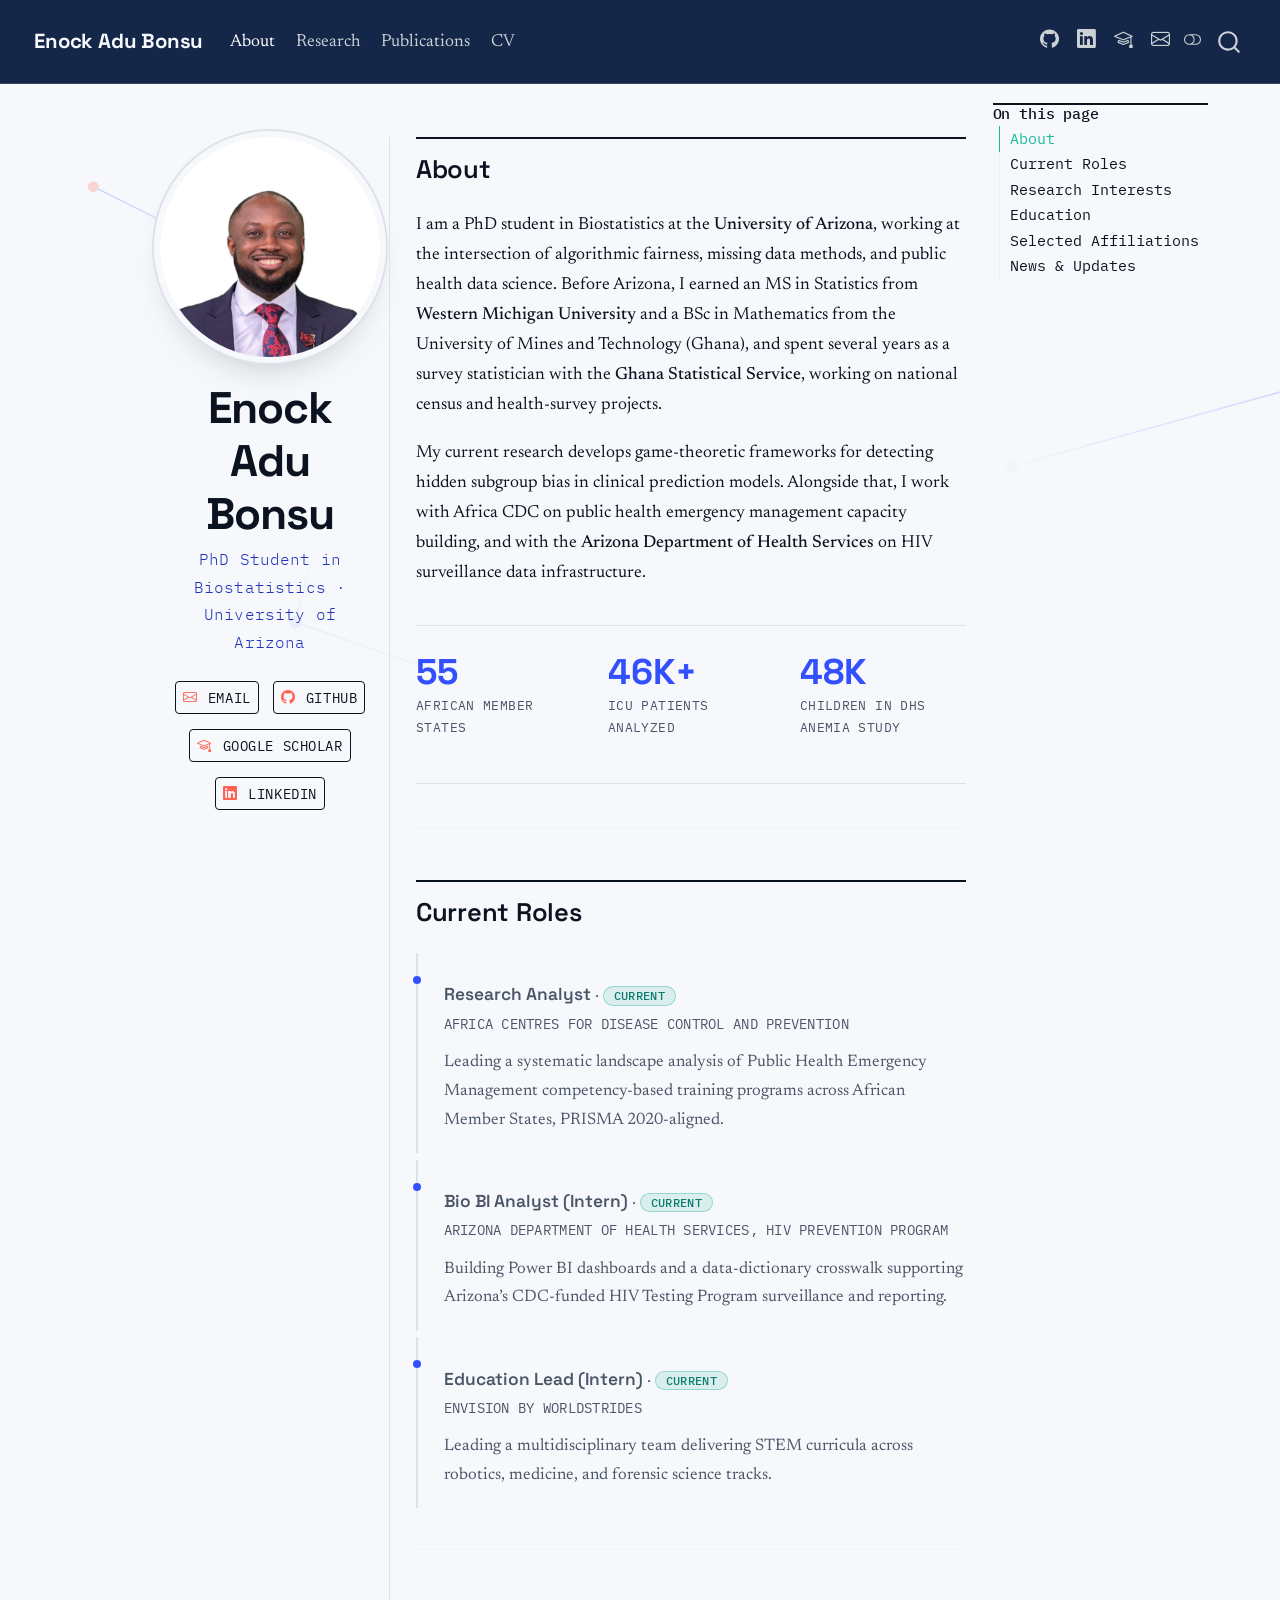
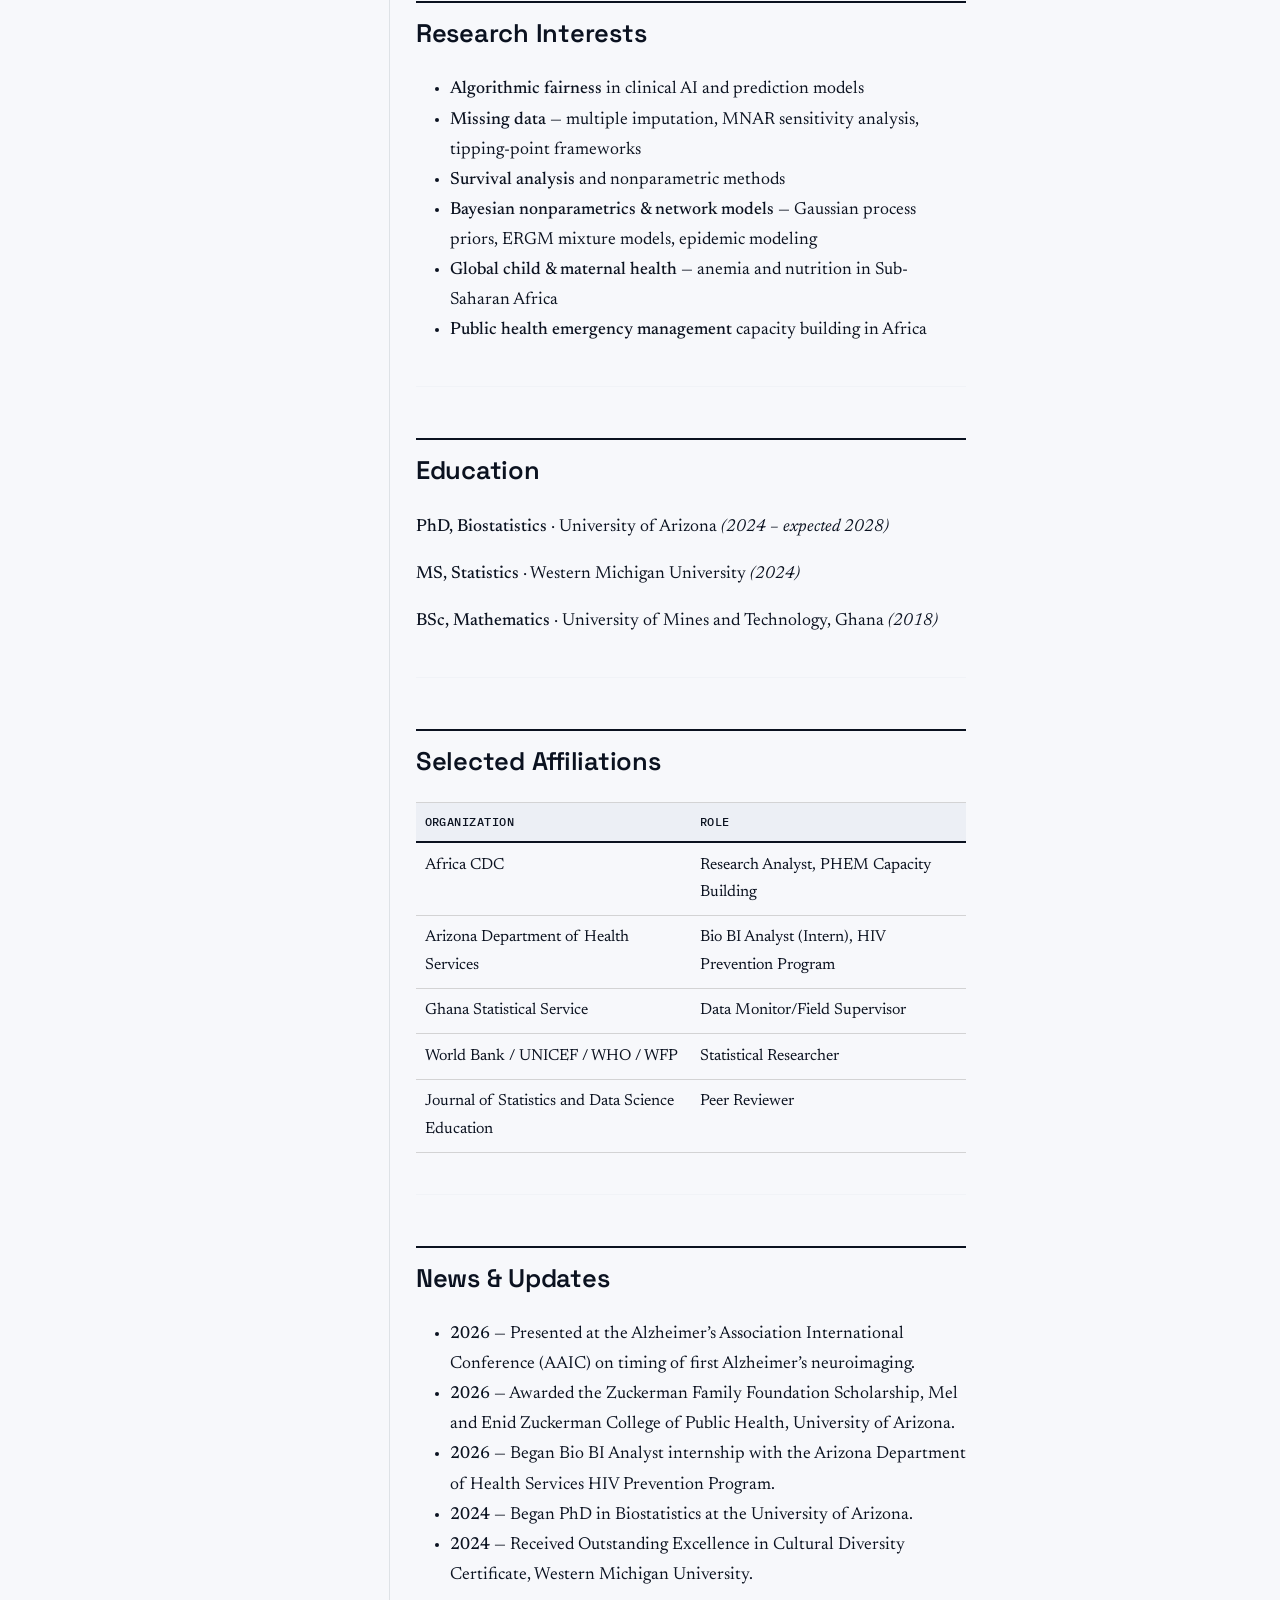
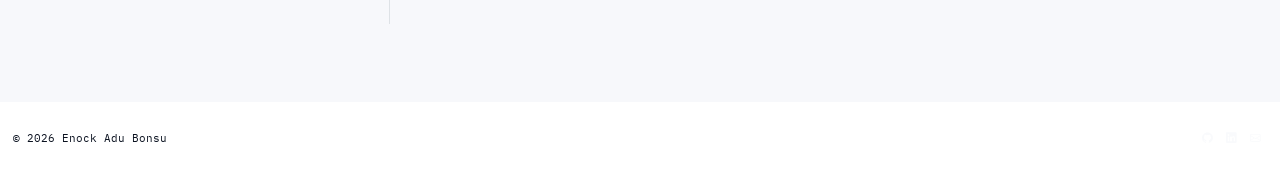
<file: docs/index.html>
<!DOCTYPE html>
<html xmlns="http://www.w3.org/1999/xhtml" lang="en" xml:lang="en"><head>

<meta charset="utf-8">
<meta name="generator" content="quarto-1.8.25">

<meta name="viewport" content="width=device-width, initial-scale=1.0, user-scalable=yes">


<title>Enock Adu Bonsu</title>
<style>
code{white-space: pre-wrap;}
span.smallcaps{font-variant: small-caps;}
div.columns{display: flex; gap: min(4vw, 1.5em);}
div.column{flex: auto; overflow-x: auto;}
div.hanging-indent{margin-left: 1.5em; text-indent: -1.5em;}
ul.task-list{list-style: none;}
ul.task-list li input[type="checkbox"] {
  width: 0.8em;
  margin: 0 0.8em 0.2em -1em; /* quarto-specific, see https://github.com/quarto-dev/quarto-cli/issues/4556 */ 
  vertical-align: middle;
}
</style>


<script src="site_libs/quarto-nav/quarto-nav.js"></script>
<script src="site_libs/quarto-nav/headroom.min.js"></script>
<script src="site_libs/clipboard/clipboard.min.js"></script>
<script src="site_libs/quarto-search/autocomplete.umd.js"></script>
<script src="site_libs/quarto-search/fuse.min.js"></script>
<script src="site_libs/quarto-search/quarto-search.js"></script>
<meta name="quarto:offset" content="./">
<link href="./assets/favicon.png" rel="icon" type="image/png">
<script src="site_libs/quarto-html/quarto.js" type="module"></script>
<script src="site_libs/quarto-html/tabsets/tabsets.js" type="module"></script>
<script src="site_libs/quarto-html/axe/axe-check.js" type="module"></script>
<script src="site_libs/quarto-html/popper.min.js"></script>
<script src="site_libs/quarto-html/tippy.umd.min.js"></script>
<link href="site_libs/quarto-html/tippy.css" rel="stylesheet">
<link href="site_libs/quarto-html/quarto-syntax-highlighting-065a5179aebd64318d7ea99d77b64a9e.css" rel="stylesheet" class="quarto-color-scheme" id="quarto-text-highlighting-styles">
<link href="site_libs/quarto-html/quarto-syntax-highlighting-dark-969ddfa49e00a70eb3423444dbc81f6c.css" rel="stylesheet" class="quarto-color-scheme quarto-color-alternate" id="quarto-text-highlighting-styles">
<link href="site_libs/quarto-html/quarto-syntax-highlighting-065a5179aebd64318d7ea99d77b64a9e.css" rel="stylesheet" class="quarto-color-scheme-extra" id="quarto-text-highlighting-styles">
<script src="site_libs/bootstrap/bootstrap.min.js"></script>
<link href="site_libs/bootstrap/bootstrap-icons.css" rel="stylesheet">
<link href="site_libs/bootstrap/bootstrap-7c8793e99a21e081e2bb8d69993efb75.min.css" rel="stylesheet" append-hash="true" class="quarto-color-scheme" id="quarto-bootstrap" data-mode="light">
<link href="site_libs/bootstrap/bootstrap-dark-6c9d4b6e8397689ef559897df4fbe577.min.css" rel="stylesheet" append-hash="true" class="quarto-color-scheme quarto-color-alternate" id="quarto-bootstrap" data-mode="dark">
<link href="site_libs/bootstrap/bootstrap-7c8793e99a21e081e2bb8d69993efb75.min.css" rel="stylesheet" append-hash="true" class="quarto-color-scheme-extra" id="quarto-bootstrap" data-mode="light">
<script id="quarto-search-options" type="application/json">{
  "location": "navbar",
  "copy-button": false,
  "collapse-after": 3,
  "panel-placement": "end",
  "type": "overlay",
  "limit": 50,
  "keyboard-shortcut": [
    "f",
    "/",
    "s"
  ],
  "show-item-context": false,
  "language": {
    "search-no-results-text": "No results",
    "search-matching-documents-text": "matching documents",
    "search-copy-link-title": "Copy link to search",
    "search-hide-matches-text": "Hide additional matches",
    "search-more-match-text": "more match in this document",
    "search-more-matches-text": "more matches in this document",
    "search-clear-button-title": "Clear",
    "search-text-placeholder": "",
    "search-detached-cancel-button-title": "Cancel",
    "search-submit-button-title": "Submit",
    "search-label": "Search"
  }
}</script>
<meta name="google-site-verification" content="r65sVrbdhy_gZbfDbVUw9LmokINqgH0oRjYNj3IzzGE">


<link rel="stylesheet" href="styles.css">
</head>

<body class="nav-fixed quarto-light"><script id="quarto-html-before-body" type="application/javascript">
    const toggleBodyColorMode = (bsSheetEl) => {
      const mode = bsSheetEl.getAttribute("data-mode");
      const bodyEl = window.document.querySelector("body");
      if (mode === "dark") {
        bodyEl.classList.add("quarto-dark");
        bodyEl.classList.remove("quarto-light");
      } else {
        bodyEl.classList.add("quarto-light");
        bodyEl.classList.remove("quarto-dark");
      }
    }
    const toggleBodyColorPrimary = () => {
      const bsSheetEl = window.document.querySelector("link#quarto-bootstrap:not([rel=disabled-stylesheet])");
      if (bsSheetEl) {
        toggleBodyColorMode(bsSheetEl);
      }
    }
    const setColorSchemeToggle = (alternate) => {
      const toggles = window.document.querySelectorAll('.quarto-color-scheme-toggle');
      for (let i=0; i < toggles.length; i++) {
        const toggle = toggles[i];
        if (toggle) {
          if (alternate) {
            toggle.classList.add("alternate");
          } else {
            toggle.classList.remove("alternate");
          }
        }
      }
    };
    const toggleColorMode = (alternate) => {
      // Switch the stylesheets
      const primaryStylesheets = window.document.querySelectorAll('link.quarto-color-scheme:not(.quarto-color-alternate)');
      const alternateStylesheets = window.document.querySelectorAll('link.quarto-color-scheme.quarto-color-alternate');
      manageTransitions('#quarto-margin-sidebar .nav-link', false);
      if (alternate) {
        // note: dark is layered on light, we don't disable primary!
        enableStylesheet(alternateStylesheets);
        for (const sheetNode of alternateStylesheets) {
          if (sheetNode.id === "quarto-bootstrap") {
            toggleBodyColorMode(sheetNode);
          }
        }
      } else {
        disableStylesheet(alternateStylesheets);
        enableStylesheet(primaryStylesheets)
        toggleBodyColorPrimary();
      }
      manageTransitions('#quarto-margin-sidebar .nav-link', true);
      // Switch the toggles
      setColorSchemeToggle(alternate)
      // Hack to workaround the fact that safari doesn't
      // properly recolor the scrollbar when toggling (#1455)
      if (navigator.userAgent.indexOf('Safari') > 0 && navigator.userAgent.indexOf('Chrome') == -1) {
        manageTransitions("body", false);
        window.scrollTo(0, 1);
        setTimeout(() => {
          window.scrollTo(0, 0);
          manageTransitions("body", true);
        }, 40);
      }
    }
    const disableStylesheet = (stylesheets) => {
      for (let i=0; i < stylesheets.length; i++) {
        const stylesheet = stylesheets[i];
        stylesheet.rel = 'disabled-stylesheet';
      }
    }
    const enableStylesheet = (stylesheets) => {
      for (let i=0; i < stylesheets.length; i++) {
        const stylesheet = stylesheets[i];
        if(stylesheet.rel !== 'stylesheet') { // for Chrome, which will still FOUC without this check
          stylesheet.rel = 'stylesheet';
        }
      }
    }
    const manageTransitions = (selector, allowTransitions) => {
      const els = window.document.querySelectorAll(selector);
      for (let i=0; i < els.length; i++) {
        const el = els[i];
        if (allowTransitions) {
          el.classList.remove('notransition');
        } else {
          el.classList.add('notransition');
        }
      }
    }
    const isFileUrl = () => {
      return window.location.protocol === 'file:';
    }
    const hasAlternateSentinel = () => {
      let styleSentinel = getColorSchemeSentinel();
      if (styleSentinel !== null) {
        return styleSentinel === "alternate";
      } else {
        return false;
      }
    }
    const setStyleSentinel = (alternate) => {
      const value = alternate ? "alternate" : "default";
      if (!isFileUrl()) {
        window.localStorage.setItem("quarto-color-scheme", value);
      } else {
        localAlternateSentinel = value;
      }
    }
    const getColorSchemeSentinel = () => {
      if (!isFileUrl()) {
        const storageValue = window.localStorage.getItem("quarto-color-scheme");
        return storageValue != null ? storageValue : localAlternateSentinel;
      } else {
        return localAlternateSentinel;
      }
    }
    const toggleGiscusIfUsed = (isAlternate, darkModeDefault) => {
      const baseTheme = document.querySelector('#giscus-base-theme')?.value ?? 'light';
      const alternateTheme = document.querySelector('#giscus-alt-theme')?.value ?? 'dark';
      let newTheme = '';
      if(authorPrefersDark) {
        newTheme = isAlternate ? baseTheme : alternateTheme;
      } else {
        newTheme = isAlternate ? alternateTheme : baseTheme;
      }
      const changeGiscusTheme = () => {
        // From: https://github.com/giscus/giscus/issues/336
        const sendMessage = (message) => {
          const iframe = document.querySelector('iframe.giscus-frame');
          if (!iframe) return;
          iframe.contentWindow.postMessage({ giscus: message }, 'https://giscus.app');
        }
        sendMessage({
          setConfig: {
            theme: newTheme
          }
        });
      }
      const isGiscussLoaded = window.document.querySelector('iframe.giscus-frame') !== null;
      if (isGiscussLoaded) {
        changeGiscusTheme();
      }
    };
    const authorPrefersDark = false;
    const darkModeDefault = authorPrefersDark;
      document.querySelector('link#quarto-text-highlighting-styles.quarto-color-scheme-extra').rel = 'disabled-stylesheet';
      document.querySelector('link#quarto-bootstrap.quarto-color-scheme-extra').rel = 'disabled-stylesheet';
    let localAlternateSentinel = darkModeDefault ? 'alternate' : 'default';
    // Dark / light mode switch
    window.quartoToggleColorScheme = () => {
      // Read the current dark / light value
      let toAlternate = !hasAlternateSentinel();
      toggleColorMode(toAlternate);
      setStyleSentinel(toAlternate);
      toggleGiscusIfUsed(toAlternate, darkModeDefault);
      window.dispatchEvent(new Event('resize'));
    };
    // Switch to dark mode if need be
    if (hasAlternateSentinel()) {
      toggleColorMode(true);
    } else {
      toggleColorMode(false);
    }
  </script>

<div id="quarto-search-results"></div>
  <header id="quarto-header" class="headroom fixed-top">
    <nav class="navbar navbar-expand-lg " data-bs-theme="dark">
      <div class="navbar-container container-fluid">
      <div class="navbar-brand-container mx-auto">
    <a href="./index.html" class="navbar-brand navbar-brand-logo">
    </a>
    <a class="navbar-brand" href="./index.html">
    <span class="navbar-title">Enock Adu Bonsu</span>
    </a>
  </div>
            <div id="quarto-search" class="" title="Search"></div>
          <button class="navbar-toggler" type="button" data-bs-toggle="collapse" data-bs-target="#navbarCollapse" aria-controls="navbarCollapse" role="menu" aria-expanded="false" aria-label="Toggle navigation" onclick="if (window.quartoToggleHeadroom) { window.quartoToggleHeadroom(); }">
  <span class="navbar-toggler-icon"></span>
</button>
          <div class="collapse navbar-collapse" id="navbarCollapse">
            <ul class="navbar-nav navbar-nav-scroll me-auto">
  <li class="nav-item">
    <a class="nav-link active" href="./index.html" aria-current="page"> 
<span class="menu-text">About</span></a>
  </li>  
  <li class="nav-item">
    <a class="nav-link" href="./research.html"> 
<span class="menu-text">Research</span></a>
  </li>  
  <li class="nav-item">
    <a class="nav-link" href="./publications.html"> 
<span class="menu-text">Publications</span></a>
  </li>  
  <li class="nav-item">
    <a class="nav-link" href="./cv.html"> 
<span class="menu-text">CV</span></a>
  </li>  
</ul>
            <ul class="navbar-nav navbar-nav-scroll ms-auto">
  <li class="nav-item compact">
    <a class="nav-link" href="https://github.com/Enockadubonsu"> <i class="bi bi-github" role="img">
</i> 
<span class="menu-text"></span></a>
  </li>  
  <li class="nav-item compact">
    <a class="nav-link" href="https://www.linkedin.com/in/enock-adu-bonsu-0b2115161"> <i class="bi bi-linkedin" role="img">
</i> 
<span class="menu-text"></span></a>
  </li>  
  <li class="nav-item compact">
    <a class="nav-link" href="https://scholar.google.com/citations?user=bfxCKm0AAAAJ&amp;hl=en"> <i class="bi bi-mortarboard" role="img">
</i> 
<span class="menu-text"></span></a>
  </li>  
  <li class="nav-item compact">
    <a class="nav-link" href="mailto:enocka@arizona.edu"> <i class="bi bi-envelope" role="img">
</i> 
<span class="menu-text"></span></a>
  </li>  
</ul>
          </div> <!-- /navcollapse -->
            <div class="quarto-navbar-tools">
  <a href="" class="quarto-color-scheme-toggle quarto-navigation-tool  px-1" onclick="window.quartoToggleColorScheme(); return false;" title="Toggle dark mode"><i class="bi"></i></a>
</div>
      </div> <!-- /container-fluid -->
    </nav>
</header>
<!-- content -->
<div id="quarto-content" class="quarto-container page-columns page-rows-contents page-layout-article page-navbar">
<!-- sidebar -->
<!-- margin-sidebar -->
    <div id="quarto-margin-sidebar" class="sidebar margin-sidebar">
        <nav id="TOC" role="doc-toc" class="toc-active">
    <h2 id="toc-title">On this page</h2>
  <ul class="collapse">
  <li><a href="#about" id="toc-about" class="nav-link active" data-scroll-target="#about">About</a></li>
  <li><a href="#current-roles" id="toc-current-roles" class="nav-link" data-scroll-target="#current-roles">Current Roles</a></li>
  <li><a href="#research-interests" id="toc-research-interests" class="nav-link" data-scroll-target="#research-interests">Research Interests</a></li>
  <li><a href="#education" id="toc-education" class="nav-link" data-scroll-target="#education">Education</a></li>
  <li><a href="#selected-affiliations" id="toc-selected-affiliations" class="nav-link" data-scroll-target="#selected-affiliations">Selected Affiliations</a></li>
  <li><a href="#news-updates" id="toc-news-updates" class="nav-link" data-scroll-target="#news-updates">News &amp; Updates</a></li>
  </ul>
</nav>
    </div>
<!-- main -->
<div class="quarto-about-trestles">
  <div class="about-entity">
    <img src="assets/profile.png" class="about-image
  round " style="height: 20em; width: 20em;">
<header id="title-block-header" class="quarto-title-block default">
<div class="quarto-title">
<h1 class="title">Enock Adu Bonsu</h1>
<p class="subtitle lead">PhD Student in Biostatistics · University of Arizona</p>
</div>
<div class="quarto-title-meta">
  </div>
</header>
    <div class="about-links">
  <a href="mailto:enocka@arizona.edu" class="about-link" rel="" target="">
    <i class="bi bi-envelope"></i>
     <span class="about-link-text">Email</span>
  </a>
  <a href="https://github.com/Enockadubonsu" class="about-link" rel="" target="">
    <i class="bi bi-github"></i>
     <span class="about-link-text">GitHub</span>
  </a>
  <a href="https://scholar.google.com/citations?user=bfxCKm0AAAAJ&amp;hl=en" class="about-link" rel="" target="">
    <i class="bi bi-mortarboard"></i>
     <span class="about-link-text">Google Scholar</span>
  </a>
  <a href="https://www.linkedin.com/in/enock-adu-bonsu-0b2115161" class="about-link" rel="" target="">
    <i class="bi bi-linkedin"></i>
     <span class="about-link-text">LinkedIn</span>
  </a>
</div>
  </div>
  <div class="about-contents"><main class="content" id="quarto-document-content">


<section id="about" class="level2">
<h2 data-anchor-id="about">About</h2>
<p>I am a PhD student in Biostatistics at the <strong>University of Arizona</strong>, working at the intersection of algorithmic fairness, missing data methods, and public health data science. Before Arizona, I earned an MS in Statistics from <strong>Western Michigan University</strong> and a BSc in Mathematics from the University of Mines and Technology (Ghana), and spent several years as a survey statistician with the <strong>Ghana Statistical Service</strong>, working on national census and health-survey projects.</p>
<p>My current research develops game-theoretic frameworks for detecting hidden subgroup bias in clinical prediction models. Alongside that, I work with Africa CDC on public health emergency management capacity building, and with the <strong>Arizona Department of Health Services</strong> on HIV surveillance data infrastructure.</p>
<div class="stat-strip">
<div class="stat">
<p><span class="stat-number">55</span> <span class="stat-label">African Member States</span></p>
</div>
<div class="stat">
<p><span class="stat-number">46K+</span> <span class="stat-label">ICU patients analyzed</span></p>
</div>
<div class="stat">
<p><span class="stat-number">48K</span> <span class="stat-label">children in DHS anemia study</span></p>
</div>
</div>
<hr>
</section>
<section id="current-roles" class="level2">
<h2 data-anchor-id="current-roles">Current Roles</h2>
<div class="role-card">
<p><span class="role-title">Research Analyst</span> · <span class="badge badge-live">current</span><br>
<span class="role-org">Africa Centres for Disease Control and Prevention</span></p>
<p>Leading a systematic landscape analysis of Public Health Emergency Management competency-based training programs across African Member States, PRISMA 2020-aligned.</p>
</div>
<div class="role-card">
<p><span class="role-title">Bio BI Analyst (Intern)</span> · <span class="badge badge-live">current</span><br>
<span class="role-org">Arizona Department of Health Services, HIV Prevention Program</span></p>
<p>Building Power BI dashboards and a data-dictionary crosswalk supporting Arizona’s CDC-funded HIV Testing Program surveillance and reporting.</p>
</div>
<div class="role-card">
<p><span class="role-title">Education Lead (Intern)</span> · <span class="badge badge-live">current</span><br>
<span class="role-org">Envision by WorldStrides</span></p>
<p>Leading a multidisciplinary team delivering STEM curricula across robotics, medicine, and forensic science tracks.</p>
</div>
<hr>
</section>
<section id="research-interests" class="level2">
<h2 data-anchor-id="research-interests">Research Interests</h2>
<ul>
<li><strong>Algorithmic fairness</strong> in clinical AI and prediction models</li>
<li><strong>Missing data</strong> — multiple imputation, MNAR sensitivity analysis, tipping-point frameworks</li>
<li><strong>Survival analysis</strong> and nonparametric methods</li>
<li><strong>Bayesian nonparametrics &amp; network models</strong> — Gaussian process priors, ERGM mixture models, epidemic modeling</li>
<li><strong>Global child &amp; maternal health</strong> — anemia and nutrition in Sub-Saharan Africa</li>
<li><strong>Public health emergency management</strong> capacity building in Africa</li>
</ul>
<hr>
</section>
<section id="education" class="level2">
<h2 data-anchor-id="education">Education</h2>
<p><strong>PhD, Biostatistics</strong> · University of Arizona <em>(2024 – expected 2028)</em></p>
<p><strong>MS, Statistics</strong> · Western Michigan University <em>(2024)</em></p>
<p><strong>BSc, Mathematics</strong> · University of Mines and Technology, Ghana <em>(2018)</em></p>
<hr>
</section>
<section id="selected-affiliations" class="level2">
<h2 data-anchor-id="selected-affiliations">Selected Affiliations</h2>
<table class="caption-top table">
<colgroup>
<col style="width: 50%">
<col style="width: 50%">
</colgroup>
<thead>
<tr class="header">
<th>Organization</th>
<th>Role</th>
</tr>
</thead>
<tbody>
<tr class="odd">
<td>Africa CDC</td>
<td>Research Analyst, PHEM Capacity Building</td>
</tr>
<tr class="even">
<td>Arizona Department of Health Services</td>
<td>Bio BI Analyst (Intern), HIV Prevention Program</td>
</tr>
<tr class="odd">
<td>Ghana Statistical Service</td>
<td>Data Monitor/Field Supervisor</td>
</tr>
<tr class="even">
<td>World Bank / UNICEF / WHO / WFP</td>
<td>Statistical Researcher</td>
</tr>
<tr class="odd">
<td>Journal of Statistics and Data Science Education</td>
<td>Peer Reviewer</td>
</tr>
</tbody>
</table>
<hr>
</section>
<section id="news-updates" class="level2">
<h2 data-anchor-id="news-updates">News &amp; Updates</h2>
<ul>
<li><strong>2026</strong> — Presented at the Alzheimer’s Association International Conference (AAIC) on timing of first Alzheimer’s neuroimaging.</li>
<li><strong>2026</strong> — Awarded the Zuckerman Family Foundation Scholarship, Mel and Enid Zuckerman College of Public Health, University of Arizona.</li>
<li><strong>2026</strong> — Began Bio BI Analyst internship with the Arizona Department of Health Services HIV Prevention Program.</li>
<li><strong>2024</strong> — Began PhD in Biostatistics at the University of Arizona.</li>
<li><strong>2024</strong> — Received Outstanding Excellence in Cultural Diversity Certificate, Western Michigan University.</li>
</ul>


</section>
</main></div>
</div>
 <!-- /main -->
<script id="quarto-html-after-body" type="application/javascript">
  window.document.addEventListener("DOMContentLoaded", function (event) {
    // Ensure there is a toggle, if there isn't float one in the top right
    if (window.document.querySelector('.quarto-color-scheme-toggle') === null) {
      const a = window.document.createElement('a');
      a.classList.add('top-right');
      a.classList.add('quarto-color-scheme-toggle');
      a.href = "";
      a.onclick = function() { try { window.quartoToggleColorScheme(); } catch {} return false; };
      const i = window.document.createElement("i");
      i.classList.add('bi');
      a.appendChild(i);
      window.document.body.appendChild(a);
    }
    setColorSchemeToggle(hasAlternateSentinel())
    const isCodeAnnotation = (el) => {
      for (const clz of el.classList) {
        if (clz.startsWith('code-annotation-')) {                     
          return true;
        }
      }
      return false;
    }
    const onCopySuccess = function(e) {
      // button target
      const button = e.trigger;
      // don't keep focus
      button.blur();
      // flash "checked"
      button.classList.add('code-copy-button-checked');
      var currentTitle = button.getAttribute("title");
      button.setAttribute("title", "Copied!");
      let tooltip;
      if (window.bootstrap) {
        button.setAttribute("data-bs-toggle", "tooltip");
        button.setAttribute("data-bs-placement", "left");
        button.setAttribute("data-bs-title", "Copied!");
        tooltip = new bootstrap.Tooltip(button, 
          { trigger: "manual", 
            customClass: "code-copy-button-tooltip",
            offset: [0, -8]});
        tooltip.show();    
      }
      setTimeout(function() {
        if (tooltip) {
          tooltip.hide();
          button.removeAttribute("data-bs-title");
          button.removeAttribute("data-bs-toggle");
          button.removeAttribute("data-bs-placement");
        }
        button.setAttribute("title", currentTitle);
        button.classList.remove('code-copy-button-checked');
      }, 1000);
      // clear code selection
      e.clearSelection();
    }
    const getTextToCopy = function(trigger) {
      const outerScaffold = trigger.parentElement.cloneNode(true);
      const codeEl = outerScaffold.querySelector('code');
      for (const childEl of codeEl.children) {
        if (isCodeAnnotation(childEl)) {
          childEl.remove();
        }
      }
      return codeEl.innerText;
    }
    const clipboard = new window.ClipboardJS('.code-copy-button:not([data-in-quarto-modal])', {
      text: getTextToCopy
    });
    clipboard.on('success', onCopySuccess);
    if (window.document.getElementById('quarto-embedded-source-code-modal')) {
      const clipboardModal = new window.ClipboardJS('.code-copy-button[data-in-quarto-modal]', {
        text: getTextToCopy,
        container: window.document.getElementById('quarto-embedded-source-code-modal')
      });
      clipboardModal.on('success', onCopySuccess);
    }
      var localhostRegex = new RegExp(/^(?:http|https):\/\/localhost\:?[0-9]*\//);
      var mailtoRegex = new RegExp(/^mailto:/);
        var filterRegex = new RegExp("https:\/\/enockadubonsu\.com");
      var isInternal = (href) => {
          return filterRegex.test(href) || localhostRegex.test(href) || mailtoRegex.test(href);
      }
      // Inspect non-navigation links and adorn them if external
     var links = window.document.querySelectorAll('a[href]:not(.nav-link):not(.navbar-brand):not(.toc-action):not(.sidebar-link):not(.sidebar-item-toggle):not(.pagination-link):not(.no-external):not([aria-hidden]):not(.dropdown-item):not(.quarto-navigation-tool):not(.about-link)');
      for (var i=0; i<links.length; i++) {
        const link = links[i];
        if (!isInternal(link.href)) {
          // undo the damage that might have been done by quarto-nav.js in the case of
          // links that we want to consider external
          if (link.dataset.originalHref !== undefined) {
            link.href = link.dataset.originalHref;
          }
        }
      }
    function tippyHover(el, contentFn, onTriggerFn, onUntriggerFn) {
      const config = {
        allowHTML: true,
        maxWidth: 500,
        delay: 100,
        arrow: false,
        appendTo: function(el) {
            return el.parentElement;
        },
        interactive: true,
        interactiveBorder: 10,
        theme: 'quarto',
        placement: 'bottom-start',
      };
      if (contentFn) {
        config.content = contentFn;
      }
      if (onTriggerFn) {
        config.onTrigger = onTriggerFn;
      }
      if (onUntriggerFn) {
        config.onUntrigger = onUntriggerFn;
      }
      window.tippy(el, config); 
    }
    const noterefs = window.document.querySelectorAll('a[role="doc-noteref"]');
    for (var i=0; i<noterefs.length; i++) {
      const ref = noterefs[i];
      tippyHover(ref, function() {
        // use id or data attribute instead here
        let href = ref.getAttribute('data-footnote-href') || ref.getAttribute('href');
        try { href = new URL(href).hash; } catch {}
        const id = href.replace(/^#\/?/, "");
        const note = window.document.getElementById(id);
        if (note) {
          return note.innerHTML;
        } else {
          return "";
        }
      });
    }
    const xrefs = window.document.querySelectorAll('a.quarto-xref');
    const processXRef = (id, note) => {
      // Strip column container classes
      const stripColumnClz = (el) => {
        el.classList.remove("page-full", "page-columns");
        if (el.children) {
          for (const child of el.children) {
            stripColumnClz(child);
          }
        }
      }
      stripColumnClz(note)
      if (id === null || id.startsWith('sec-')) {
        // Special case sections, only their first couple elements
        const container = document.createElement("div");
        if (note.children && note.children.length > 2) {
          container.appendChild(note.children[0].cloneNode(true));
          for (let i = 1; i < note.children.length; i++) {
            const child = note.children[i];
            if (child.tagName === "P" && child.innerText === "") {
              continue;
            } else {
              container.appendChild(child.cloneNode(true));
              break;
            }
          }
          if (window.Quarto?.typesetMath) {
            window.Quarto.typesetMath(container);
          }
          return container.innerHTML
        } else {
          if (window.Quarto?.typesetMath) {
            window.Quarto.typesetMath(note);
          }
          return note.innerHTML;
        }
      } else {
        // Remove any anchor links if they are present
        const anchorLink = note.querySelector('a.anchorjs-link');
        if (anchorLink) {
          anchorLink.remove();
        }
        if (window.Quarto?.typesetMath) {
          window.Quarto.typesetMath(note);
        }
        if (note.classList.contains("callout")) {
          return note.outerHTML;
        } else {
          return note.innerHTML;
        }
      }
    }
    for (var i=0; i<xrefs.length; i++) {
      const xref = xrefs[i];
      tippyHover(xref, undefined, function(instance) {
        instance.disable();
        let url = xref.getAttribute('href');
        let hash = undefined; 
        if (url.startsWith('#')) {
          hash = url;
        } else {
          try { hash = new URL(url).hash; } catch {}
        }
        if (hash) {
          const id = hash.replace(/^#\/?/, "");
          const note = window.document.getElementById(id);
          if (note !== null) {
            try {
              const html = processXRef(id, note.cloneNode(true));
              instance.setContent(html);
            } finally {
              instance.enable();
              instance.show();
            }
          } else {
            // See if we can fetch this
            fetch(url.split('#')[0])
            .then(res => res.text())
            .then(html => {
              const parser = new DOMParser();
              const htmlDoc = parser.parseFromString(html, "text/html");
              const note = htmlDoc.getElementById(id);
              if (note !== null) {
                const html = processXRef(id, note);
                instance.setContent(html);
              } 
            }).finally(() => {
              instance.enable();
              instance.show();
            });
          }
        } else {
          // See if we can fetch a full url (with no hash to target)
          // This is a special case and we should probably do some content thinning / targeting
          fetch(url)
          .then(res => res.text())
          .then(html => {
            const parser = new DOMParser();
            const htmlDoc = parser.parseFromString(html, "text/html");
            const note = htmlDoc.querySelector('main.content');
            if (note !== null) {
              // This should only happen for chapter cross references
              // (since there is no id in the URL)
              // remove the first header
              if (note.children.length > 0 && note.children[0].tagName === "HEADER") {
                note.children[0].remove();
              }
              const html = processXRef(null, note);
              instance.setContent(html);
            } 
          }).finally(() => {
            instance.enable();
            instance.show();
          });
        }
      }, function(instance) {
      });
    }
        let selectedAnnoteEl;
        const selectorForAnnotation = ( cell, annotation) => {
          let cellAttr = 'data-code-cell="' + cell + '"';
          let lineAttr = 'data-code-annotation="' +  annotation + '"';
          const selector = 'span[' + cellAttr + '][' + lineAttr + ']';
          return selector;
        }
        const selectCodeLines = (annoteEl) => {
          const doc = window.document;
          const targetCell = annoteEl.getAttribute("data-target-cell");
          const targetAnnotation = annoteEl.getAttribute("data-target-annotation");
          const annoteSpan = window.document.querySelector(selectorForAnnotation(targetCell, targetAnnotation));
          const lines = annoteSpan.getAttribute("data-code-lines").split(",");
          const lineIds = lines.map((line) => {
            return targetCell + "-" + line;
          })
          let top = null;
          let height = null;
          let parent = null;
          if (lineIds.length > 0) {
              //compute the position of the single el (top and bottom and make a div)
              const el = window.document.getElementById(lineIds[0]);
              top = el.offsetTop;
              height = el.offsetHeight;
              parent = el.parentElement.parentElement;
            if (lineIds.length > 1) {
              const lastEl = window.document.getElementById(lineIds[lineIds.length - 1]);
              const bottom = lastEl.offsetTop + lastEl.offsetHeight;
              height = bottom - top;
            }
            if (top !== null && height !== null && parent !== null) {
              // cook up a div (if necessary) and position it 
              let div = window.document.getElementById("code-annotation-line-highlight");
              if (div === null) {
                div = window.document.createElement("div");
                div.setAttribute("id", "code-annotation-line-highlight");
                div.style.position = 'absolute';
                parent.appendChild(div);
              }
              div.style.top = top - 2 + "px";
              div.style.height = height + 4 + "px";
              div.style.left = 0;
              let gutterDiv = window.document.getElementById("code-annotation-line-highlight-gutter");
              if (gutterDiv === null) {
                gutterDiv = window.document.createElement("div");
                gutterDiv.setAttribute("id", "code-annotation-line-highlight-gutter");
                gutterDiv.style.position = 'absolute';
                const codeCell = window.document.getElementById(targetCell);
                const gutter = codeCell.querySelector('.code-annotation-gutter');
                gutter.appendChild(gutterDiv);
              }
              gutterDiv.style.top = top - 2 + "px";
              gutterDiv.style.height = height + 4 + "px";
            }
            selectedAnnoteEl = annoteEl;
          }
        };
        const unselectCodeLines = () => {
          const elementsIds = ["code-annotation-line-highlight", "code-annotation-line-highlight-gutter"];
          elementsIds.forEach((elId) => {
            const div = window.document.getElementById(elId);
            if (div) {
              div.remove();
            }
          });
          selectedAnnoteEl = undefined;
        };
          // Handle positioning of the toggle
      window.addEventListener(
        "resize",
        throttle(() => {
          elRect = undefined;
          if (selectedAnnoteEl) {
            selectCodeLines(selectedAnnoteEl);
          }
        }, 10)
      );
      function throttle(fn, ms) {
      let throttle = false;
      let timer;
        return (...args) => {
          if(!throttle) { // first call gets through
              fn.apply(this, args);
              throttle = true;
          } else { // all the others get throttled
              if(timer) clearTimeout(timer); // cancel #2
              timer = setTimeout(() => {
                fn.apply(this, args);
                timer = throttle = false;
              }, ms);
          }
        };
      }
        // Attach click handler to the DT
        const annoteDls = window.document.querySelectorAll('dt[data-target-cell]');
        for (const annoteDlNode of annoteDls) {
          annoteDlNode.addEventListener('click', (event) => {
            const clickedEl = event.target;
            if (clickedEl !== selectedAnnoteEl) {
              unselectCodeLines();
              const activeEl = window.document.querySelector('dt[data-target-cell].code-annotation-active');
              if (activeEl) {
                activeEl.classList.remove('code-annotation-active');
              }
              selectCodeLines(clickedEl);
              clickedEl.classList.add('code-annotation-active');
            } else {
              // Unselect the line
              unselectCodeLines();
              clickedEl.classList.remove('code-annotation-active');
            }
          });
        }
    const findCites = (el) => {
      const parentEl = el.parentElement;
      if (parentEl) {
        const cites = parentEl.dataset.cites;
        if (cites) {
          return {
            el,
            cites: cites.split(' ')
          };
        } else {
          return findCites(el.parentElement)
        }
      } else {
        return undefined;
      }
    };
    var bibliorefs = window.document.querySelectorAll('a[role="doc-biblioref"]');
    for (var i=0; i<bibliorefs.length; i++) {
      const ref = bibliorefs[i];
      const citeInfo = findCites(ref);
      if (citeInfo) {
        tippyHover(citeInfo.el, function() {
          var popup = window.document.createElement('div');
          citeInfo.cites.forEach(function(cite) {
            var citeDiv = window.document.createElement('div');
            citeDiv.classList.add('hanging-indent');
            citeDiv.classList.add('csl-entry');
            var biblioDiv = window.document.getElementById('ref-' + cite);
            if (biblioDiv) {
              citeDiv.innerHTML = biblioDiv.innerHTML;
            }
            popup.appendChild(citeDiv);
          });
          return popup.innerHTML;
        });
      }
    }
  });
  </script>
</div> <!-- /content -->
<footer class="footer">
  <div class="nav-footer">
    <div class="nav-footer-left">
<p>© 2026 Enock Adu Bonsu</p>
</div>   
    <div class="nav-footer-center">
      &nbsp;
    </div>
    <div class="nav-footer-right">
      <ul class="footer-items list-unstyled">
    <li class="nav-item compact">
    <a class="nav-link" href="https://github.com/Enockadubonsu">
      <i class="bi bi-github" role="img">
</i> 
    </a>
  </li>  
    <li class="nav-item compact">
    <a class="nav-link" href="https://www.linkedin.com/in/enock-adu-bonsu-0b2115161">
      <i class="bi bi-linkedin" role="img">
</i> 
    </a>
  </li>  
    <li class="nav-item compact">
    <a class="nav-link" href="mailto:enocka@arizona.edu">
      <i class="bi bi-envelope" role="img">
</i> 
    </a>
  </li>  
</ul>
    </div>
  </div>
</footer>




</body></html>
</file>
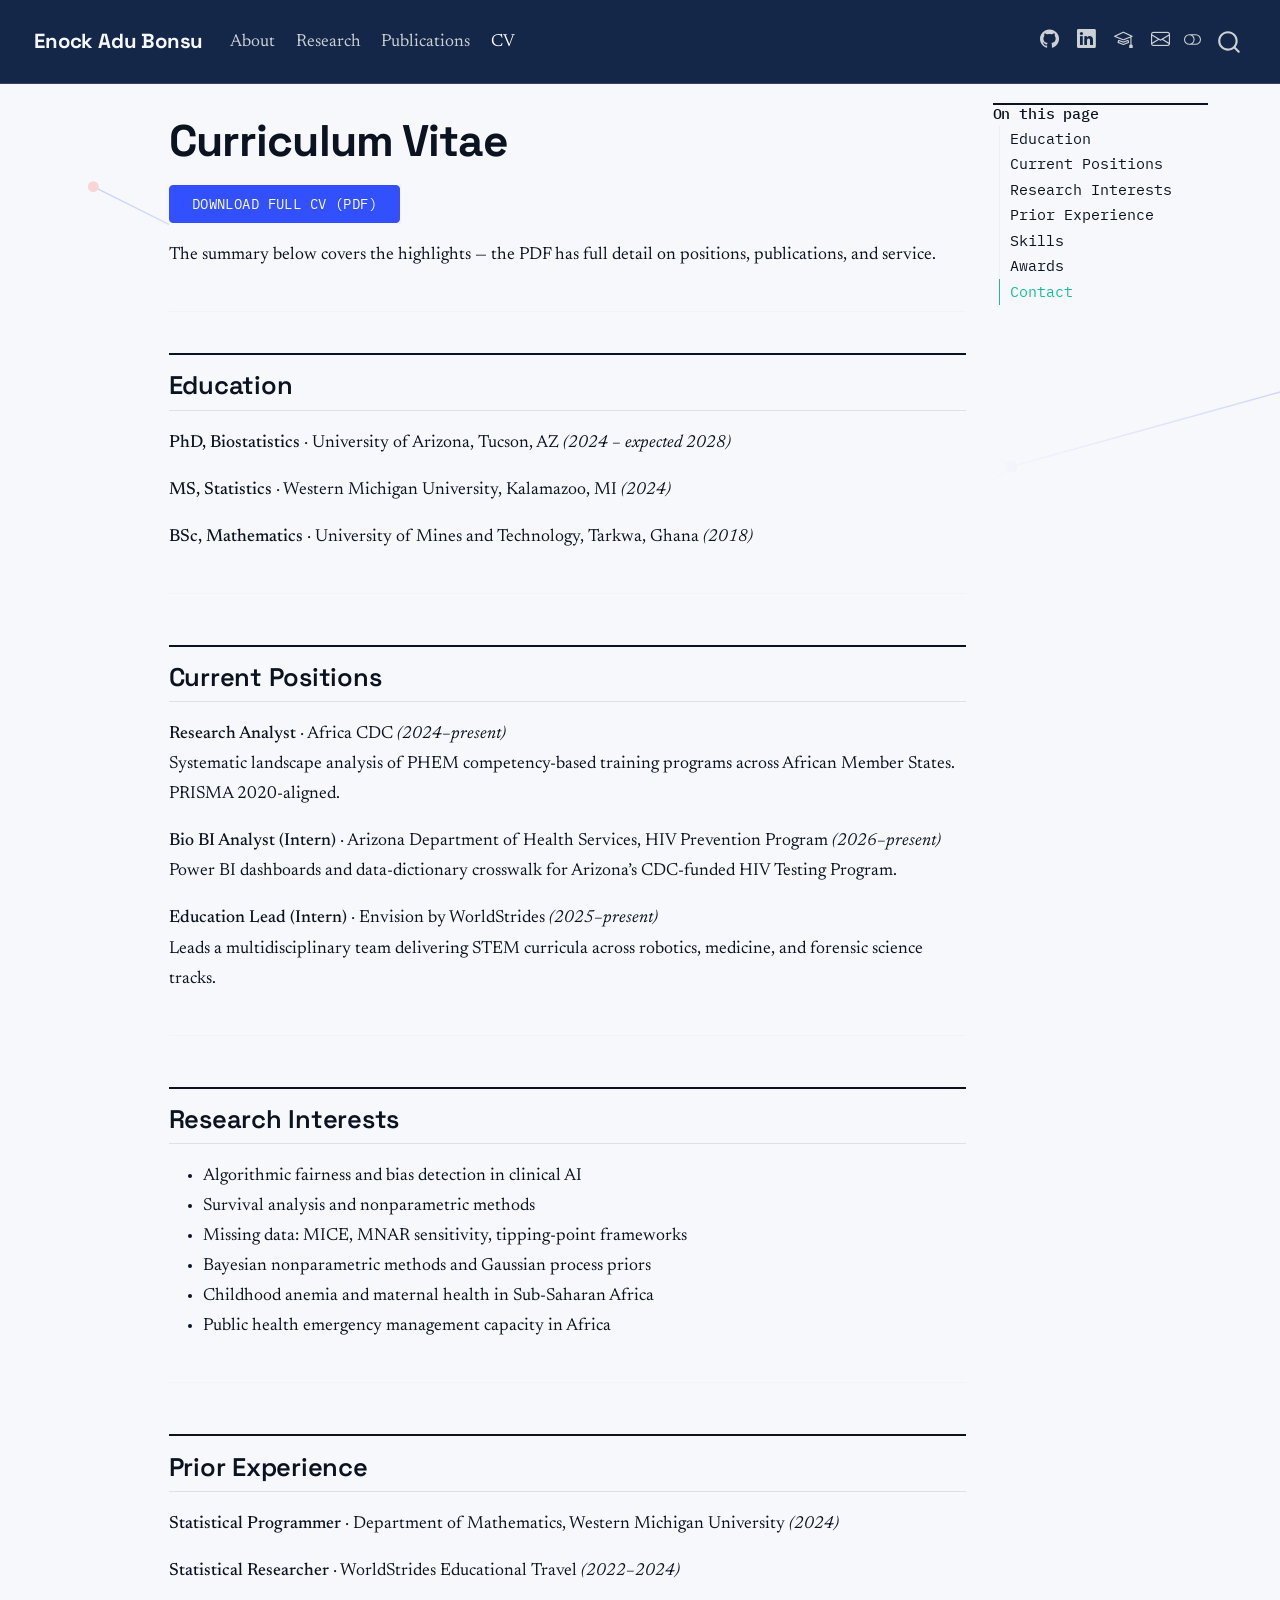
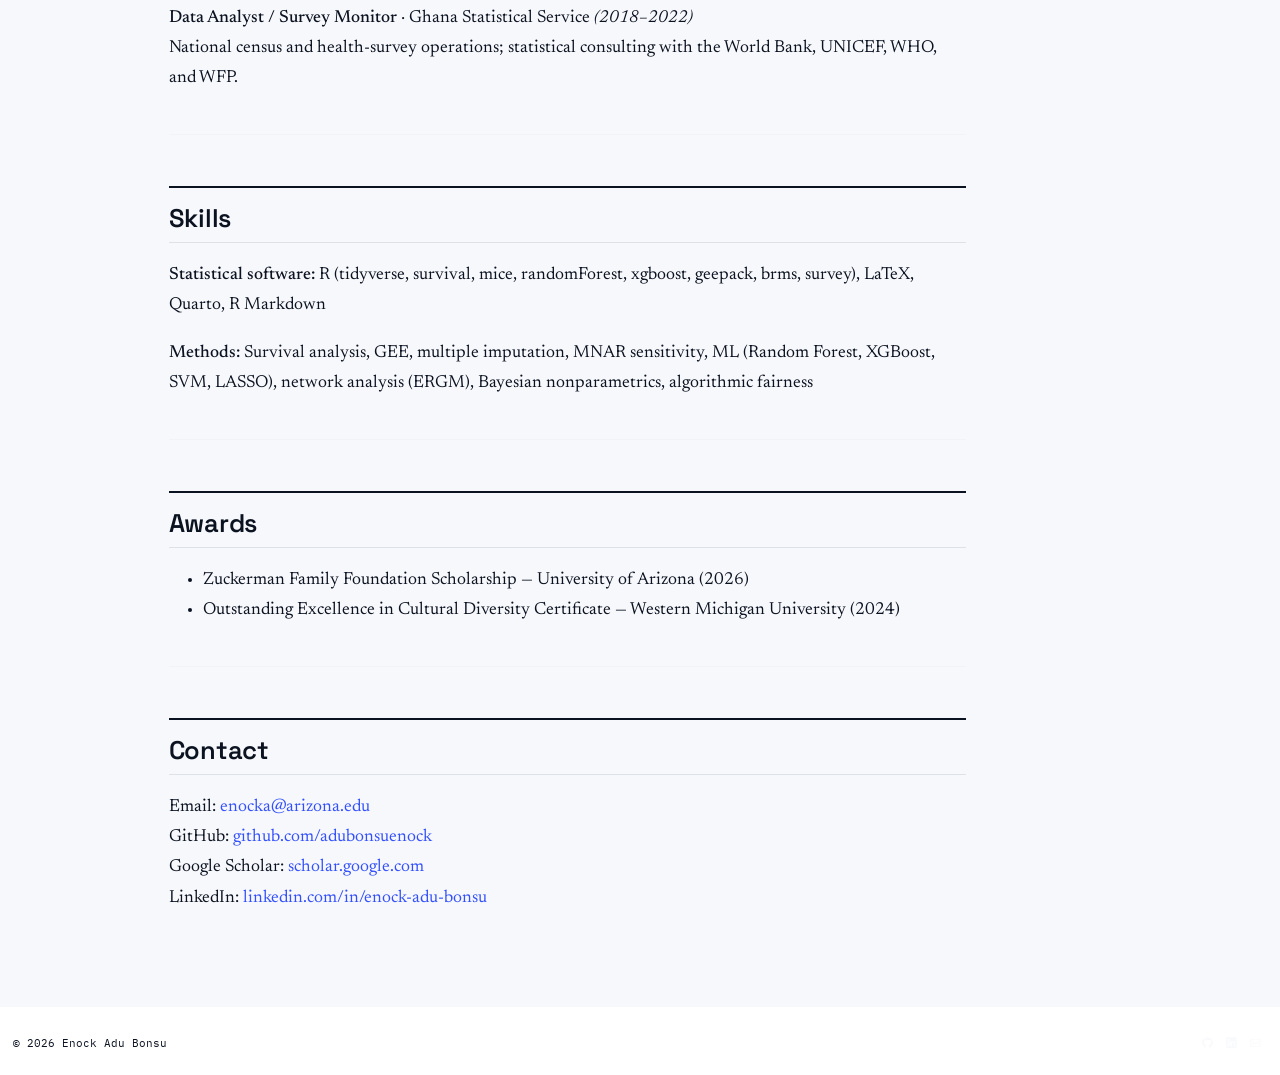
<file: docs/cv.html>
<!DOCTYPE html>
<html xmlns="http://www.w3.org/1999/xhtml" lang="en" xml:lang="en"><head>

<meta charset="utf-8">
<meta name="generator" content="quarto-1.8.25">

<meta name="viewport" content="width=device-width, initial-scale=1.0, user-scalable=yes">


<title>Curriculum Vitae – Enock Adu Bonsu</title>
<style>
code{white-space: pre-wrap;}
span.smallcaps{font-variant: small-caps;}
div.columns{display: flex; gap: min(4vw, 1.5em);}
div.column{flex: auto; overflow-x: auto;}
div.hanging-indent{margin-left: 1.5em; text-indent: -1.5em;}
ul.task-list{list-style: none;}
ul.task-list li input[type="checkbox"] {
  width: 0.8em;
  margin: 0 0.8em 0.2em -1em; /* quarto-specific, see https://github.com/quarto-dev/quarto-cli/issues/4556 */ 
  vertical-align: middle;
}
</style>


<script src="site_libs/quarto-nav/quarto-nav.js"></script>
<script src="site_libs/quarto-nav/headroom.min.js"></script>
<script src="site_libs/clipboard/clipboard.min.js"></script>
<script src="site_libs/quarto-search/autocomplete.umd.js"></script>
<script src="site_libs/quarto-search/fuse.min.js"></script>
<script src="site_libs/quarto-search/quarto-search.js"></script>
<meta name="quarto:offset" content="./">
<link href="./assets/favicon.png" rel="icon" type="image/png">
<script src="site_libs/quarto-html/quarto.js" type="module"></script>
<script src="site_libs/quarto-html/tabsets/tabsets.js" type="module"></script>
<script src="site_libs/quarto-html/axe/axe-check.js" type="module"></script>
<script src="site_libs/quarto-html/popper.min.js"></script>
<script src="site_libs/quarto-html/tippy.umd.min.js"></script>
<script src="site_libs/quarto-html/anchor.min.js"></script>
<link href="site_libs/quarto-html/tippy.css" rel="stylesheet">
<link href="site_libs/quarto-html/quarto-syntax-highlighting-065a5179aebd64318d7ea99d77b64a9e.css" rel="stylesheet" class="quarto-color-scheme" id="quarto-text-highlighting-styles">
<link href="site_libs/quarto-html/quarto-syntax-highlighting-dark-969ddfa49e00a70eb3423444dbc81f6c.css" rel="stylesheet" class="quarto-color-scheme quarto-color-alternate" id="quarto-text-highlighting-styles">
<link href="site_libs/quarto-html/quarto-syntax-highlighting-065a5179aebd64318d7ea99d77b64a9e.css" rel="stylesheet" class="quarto-color-scheme-extra" id="quarto-text-highlighting-styles">
<script src="site_libs/bootstrap/bootstrap.min.js"></script>
<link href="site_libs/bootstrap/bootstrap-icons.css" rel="stylesheet">
<link href="site_libs/bootstrap/bootstrap-7c8793e99a21e081e2bb8d69993efb75.min.css" rel="stylesheet" append-hash="true" class="quarto-color-scheme" id="quarto-bootstrap" data-mode="light">
<link href="site_libs/bootstrap/bootstrap-dark-6c9d4b6e8397689ef559897df4fbe577.min.css" rel="stylesheet" append-hash="true" class="quarto-color-scheme quarto-color-alternate" id="quarto-bootstrap" data-mode="dark">
<link href="site_libs/bootstrap/bootstrap-7c8793e99a21e081e2bb8d69993efb75.min.css" rel="stylesheet" append-hash="true" class="quarto-color-scheme-extra" id="quarto-bootstrap" data-mode="light">
<script id="quarto-search-options" type="application/json">{
  "location": "navbar",
  "copy-button": false,
  "collapse-after": 3,
  "panel-placement": "end",
  "type": "overlay",
  "limit": 50,
  "keyboard-shortcut": [
    "f",
    "/",
    "s"
  ],
  "show-item-context": false,
  "language": {
    "search-no-results-text": "No results",
    "search-matching-documents-text": "matching documents",
    "search-copy-link-title": "Copy link to search",
    "search-hide-matches-text": "Hide additional matches",
    "search-more-match-text": "more match in this document",
    "search-more-matches-text": "more matches in this document",
    "search-clear-button-title": "Clear",
    "search-text-placeholder": "",
    "search-detached-cancel-button-title": "Cancel",
    "search-submit-button-title": "Submit",
    "search-label": "Search"
  }
}</script>
<meta name="google-site-verification" content="r65sVrbdhy_gZbfDbVUw9LmokINqgH0oRjYNj3IzzGE">


<link rel="stylesheet" href="styles.css">
</head>

<body class="nav-fixed quarto-light"><script id="quarto-html-before-body" type="application/javascript">
    const toggleBodyColorMode = (bsSheetEl) => {
      const mode = bsSheetEl.getAttribute("data-mode");
      const bodyEl = window.document.querySelector("body");
      if (mode === "dark") {
        bodyEl.classList.add("quarto-dark");
        bodyEl.classList.remove("quarto-light");
      } else {
        bodyEl.classList.add("quarto-light");
        bodyEl.classList.remove("quarto-dark");
      }
    }
    const toggleBodyColorPrimary = () => {
      const bsSheetEl = window.document.querySelector("link#quarto-bootstrap:not([rel=disabled-stylesheet])");
      if (bsSheetEl) {
        toggleBodyColorMode(bsSheetEl);
      }
    }
    const setColorSchemeToggle = (alternate) => {
      const toggles = window.document.querySelectorAll('.quarto-color-scheme-toggle');
      for (let i=0; i < toggles.length; i++) {
        const toggle = toggles[i];
        if (toggle) {
          if (alternate) {
            toggle.classList.add("alternate");
          } else {
            toggle.classList.remove("alternate");
          }
        }
      }
    };
    const toggleColorMode = (alternate) => {
      // Switch the stylesheets
      const primaryStylesheets = window.document.querySelectorAll('link.quarto-color-scheme:not(.quarto-color-alternate)');
      const alternateStylesheets = window.document.querySelectorAll('link.quarto-color-scheme.quarto-color-alternate');
      manageTransitions('#quarto-margin-sidebar .nav-link', false);
      if (alternate) {
        // note: dark is layered on light, we don't disable primary!
        enableStylesheet(alternateStylesheets);
        for (const sheetNode of alternateStylesheets) {
          if (sheetNode.id === "quarto-bootstrap") {
            toggleBodyColorMode(sheetNode);
          }
        }
      } else {
        disableStylesheet(alternateStylesheets);
        enableStylesheet(primaryStylesheets)
        toggleBodyColorPrimary();
      }
      manageTransitions('#quarto-margin-sidebar .nav-link', true);
      // Switch the toggles
      setColorSchemeToggle(alternate)
      // Hack to workaround the fact that safari doesn't
      // properly recolor the scrollbar when toggling (#1455)
      if (navigator.userAgent.indexOf('Safari') > 0 && navigator.userAgent.indexOf('Chrome') == -1) {
        manageTransitions("body", false);
        window.scrollTo(0, 1);
        setTimeout(() => {
          window.scrollTo(0, 0);
          manageTransitions("body", true);
        }, 40);
      }
    }
    const disableStylesheet = (stylesheets) => {
      for (let i=0; i < stylesheets.length; i++) {
        const stylesheet = stylesheets[i];
        stylesheet.rel = 'disabled-stylesheet';
      }
    }
    const enableStylesheet = (stylesheets) => {
      for (let i=0; i < stylesheets.length; i++) {
        const stylesheet = stylesheets[i];
        if(stylesheet.rel !== 'stylesheet') { // for Chrome, which will still FOUC without this check
          stylesheet.rel = 'stylesheet';
        }
      }
    }
    const manageTransitions = (selector, allowTransitions) => {
      const els = window.document.querySelectorAll(selector);
      for (let i=0; i < els.length; i++) {
        const el = els[i];
        if (allowTransitions) {
          el.classList.remove('notransition');
        } else {
          el.classList.add('notransition');
        }
      }
    }
    const isFileUrl = () => {
      return window.location.protocol === 'file:';
    }
    const hasAlternateSentinel = () => {
      let styleSentinel = getColorSchemeSentinel();
      if (styleSentinel !== null) {
        return styleSentinel === "alternate";
      } else {
        return false;
      }
    }
    const setStyleSentinel = (alternate) => {
      const value = alternate ? "alternate" : "default";
      if (!isFileUrl()) {
        window.localStorage.setItem("quarto-color-scheme", value);
      } else {
        localAlternateSentinel = value;
      }
    }
    const getColorSchemeSentinel = () => {
      if (!isFileUrl()) {
        const storageValue = window.localStorage.getItem("quarto-color-scheme");
        return storageValue != null ? storageValue : localAlternateSentinel;
      } else {
        return localAlternateSentinel;
      }
    }
    const toggleGiscusIfUsed = (isAlternate, darkModeDefault) => {
      const baseTheme = document.querySelector('#giscus-base-theme')?.value ?? 'light';
      const alternateTheme = document.querySelector('#giscus-alt-theme')?.value ?? 'dark';
      let newTheme = '';
      if(authorPrefersDark) {
        newTheme = isAlternate ? baseTheme : alternateTheme;
      } else {
        newTheme = isAlternate ? alternateTheme : baseTheme;
      }
      const changeGiscusTheme = () => {
        // From: https://github.com/giscus/giscus/issues/336
        const sendMessage = (message) => {
          const iframe = document.querySelector('iframe.giscus-frame');
          if (!iframe) return;
          iframe.contentWindow.postMessage({ giscus: message }, 'https://giscus.app');
        }
        sendMessage({
          setConfig: {
            theme: newTheme
          }
        });
      }
      const isGiscussLoaded = window.document.querySelector('iframe.giscus-frame') !== null;
      if (isGiscussLoaded) {
        changeGiscusTheme();
      }
    };
    const authorPrefersDark = false;
    const darkModeDefault = authorPrefersDark;
      document.querySelector('link#quarto-text-highlighting-styles.quarto-color-scheme-extra').rel = 'disabled-stylesheet';
      document.querySelector('link#quarto-bootstrap.quarto-color-scheme-extra').rel = 'disabled-stylesheet';
    let localAlternateSentinel = darkModeDefault ? 'alternate' : 'default';
    // Dark / light mode switch
    window.quartoToggleColorScheme = () => {
      // Read the current dark / light value
      let toAlternate = !hasAlternateSentinel();
      toggleColorMode(toAlternate);
      setStyleSentinel(toAlternate);
      toggleGiscusIfUsed(toAlternate, darkModeDefault);
      window.dispatchEvent(new Event('resize'));
    };
    // Switch to dark mode if need be
    if (hasAlternateSentinel()) {
      toggleColorMode(true);
    } else {
      toggleColorMode(false);
    }
  </script>

<div id="quarto-search-results"></div>
  <header id="quarto-header" class="headroom fixed-top">
    <nav class="navbar navbar-expand-lg " data-bs-theme="dark">
      <div class="navbar-container container-fluid">
      <div class="navbar-brand-container mx-auto">
    <a href="./index.html" class="navbar-brand navbar-brand-logo">
    </a>
    <a class="navbar-brand" href="./index.html">
    <span class="navbar-title">Enock Adu Bonsu</span>
    </a>
  </div>
            <div id="quarto-search" class="" title="Search"></div>
          <button class="navbar-toggler" type="button" data-bs-toggle="collapse" data-bs-target="#navbarCollapse" aria-controls="navbarCollapse" role="menu" aria-expanded="false" aria-label="Toggle navigation" onclick="if (window.quartoToggleHeadroom) { window.quartoToggleHeadroom(); }">
  <span class="navbar-toggler-icon"></span>
</button>
          <div class="collapse navbar-collapse" id="navbarCollapse">
            <ul class="navbar-nav navbar-nav-scroll me-auto">
  <li class="nav-item">
    <a class="nav-link" href="./index.html"> 
<span class="menu-text">About</span></a>
  </li>  
  <li class="nav-item">
    <a class="nav-link" href="./research.html"> 
<span class="menu-text">Research</span></a>
  </li>  
  <li class="nav-item">
    <a class="nav-link" href="./publications.html"> 
<span class="menu-text">Publications</span></a>
  </li>  
  <li class="nav-item">
    <a class="nav-link active" href="./cv.html" aria-current="page"> 
<span class="menu-text">CV</span></a>
  </li>  
</ul>
            <ul class="navbar-nav navbar-nav-scroll ms-auto">
  <li class="nav-item compact">
    <a class="nav-link" href="https://github.com/Enockadubonsu"> <i class="bi bi-github" role="img">
</i> 
<span class="menu-text"></span></a>
  </li>  
  <li class="nav-item compact">
    <a class="nav-link" href="https://www.linkedin.com/in/enock-adu-bonsu-0b2115161"> <i class="bi bi-linkedin" role="img">
</i> 
<span class="menu-text"></span></a>
  </li>  
  <li class="nav-item compact">
    <a class="nav-link" href="https://scholar.google.com/citations?user=bfxCKm0AAAAJ&amp;hl=en"> <i class="bi bi-mortarboard" role="img">
</i> 
<span class="menu-text"></span></a>
  </li>  
  <li class="nav-item compact">
    <a class="nav-link" href="mailto:enocka@arizona.edu"> <i class="bi bi-envelope" role="img">
</i> 
<span class="menu-text"></span></a>
  </li>  
</ul>
          </div> <!-- /navcollapse -->
            <div class="quarto-navbar-tools">
  <a href="" class="quarto-color-scheme-toggle quarto-navigation-tool  px-1" onclick="window.quartoToggleColorScheme(); return false;" title="Toggle dark mode"><i class="bi"></i></a>
</div>
      </div> <!-- /container-fluid -->
    </nav>
</header>
<!-- content -->
<div id="quarto-content" class="quarto-container page-columns page-rows-contents page-layout-article page-navbar">
<!-- sidebar -->
<!-- margin-sidebar -->
    <div id="quarto-margin-sidebar" class="sidebar margin-sidebar">
        <nav id="TOC" role="doc-toc" class="toc-active">
    <h2 id="toc-title">On this page</h2>
   
  <ul class="collapse">
  <li><a href="#education" id="toc-education" class="nav-link active" data-scroll-target="#education">Education</a></li>
  <li><a href="#current-positions" id="toc-current-positions" class="nav-link" data-scroll-target="#current-positions">Current Positions</a></li>
  <li><a href="#research-interests" id="toc-research-interests" class="nav-link" data-scroll-target="#research-interests">Research Interests</a></li>
  <li><a href="#prior-experience" id="toc-prior-experience" class="nav-link" data-scroll-target="#prior-experience">Prior Experience</a></li>
  <li><a href="#skills" id="toc-skills" class="nav-link" data-scroll-target="#skills">Skills</a></li>
  <li><a href="#awards" id="toc-awards" class="nav-link" data-scroll-target="#awards">Awards</a></li>
  <li><a href="#contact" id="toc-contact" class="nav-link" data-scroll-target="#contact">Contact</a></li>
  </ul>
</nav>
    </div>
<!-- main -->
<main class="content" id="quarto-document-content">


<header id="title-block-header" class="quarto-title-block default">
<div class="quarto-title">
<h1 class="title">Curriculum Vitae</h1>
</div>



<div class="quarto-title-meta">

    
  
    
  </div>
  


</header>


<p><a href="assets/cv_adu_bonsu.pdf" class="btn btn-primary" target="_blank">Download full CV (PDF)</a></p>
<p>The summary below covers the highlights — the PDF has full detail on positions, publications, and service.</p>
<hr>
<section id="education" class="level2">
<h2 class="anchored" data-anchor-id="education">Education</h2>
<p><strong>PhD, Biostatistics</strong> · University of Arizona, Tucson, AZ <em>(2024 – expected 2028)</em></p>
<p><strong>MS, Statistics</strong> · Western Michigan University, Kalamazoo, MI <em>(2024)</em></p>
<p><strong>BSc, Mathematics</strong> · University of Mines and Technology, Tarkwa, Ghana <em>(2018)</em></p>
<hr>
</section>
<section id="current-positions" class="level2">
<h2 class="anchored" data-anchor-id="current-positions">Current Positions</h2>
<p><strong>Research Analyst</strong> · Africa CDC <em>(2024–present)</em><br>
Systematic landscape analysis of PHEM competency-based training programs across African Member States. PRISMA 2020-aligned.</p>
<p><strong>Bio BI Analyst (Intern)</strong> · Arizona Department of Health Services, HIV Prevention Program <em>(2026–present)</em><br>
Power BI dashboards and data-dictionary crosswalk for Arizona’s CDC-funded HIV Testing Program.</p>
<p><strong>Education Lead (Intern)</strong> · Envision by WorldStrides <em>(2025–present)</em><br>
Leads a multidisciplinary team delivering STEM curricula across robotics, medicine, and forensic science tracks.</p>
<hr>
</section>
<section id="research-interests" class="level2">
<h2 class="anchored" data-anchor-id="research-interests">Research Interests</h2>
<ul>
<li>Algorithmic fairness and bias detection in clinical AI</li>
<li>Survival analysis and nonparametric methods</li>
<li>Missing data: MICE, MNAR sensitivity, tipping-point frameworks</li>
<li>Bayesian nonparametric methods and Gaussian process priors</li>
<li>Childhood anemia and maternal health in Sub-Saharan Africa</li>
<li>Public health emergency management capacity in Africa</li>
</ul>
<hr>
</section>
<section id="prior-experience" class="level2">
<h2 class="anchored" data-anchor-id="prior-experience">Prior Experience</h2>
<p><strong>Statistical Programmer</strong> · Department of Mathematics, Western Michigan University <em>(2024)</em></p>
<p><strong>Statistical Researcher</strong> · WorldStrides Educational Travel <em>(2022–2024)</em></p>
<p><strong>Data Analyst / Survey Monitor</strong> · Ghana Statistical Service <em>(2018–2022)</em><br>
National census and health-survey operations; statistical consulting with the World Bank, UNICEF, WHO, and WFP.</p>
<hr>
</section>
<section id="skills" class="level2">
<h2 class="anchored" data-anchor-id="skills">Skills</h2>
<p><strong>Statistical software:</strong> R (tidyverse, survival, mice, randomForest, xgboost, geepack, brms, survey), LaTeX, Quarto, R Markdown</p>
<p><strong>Methods:</strong> Survival analysis, GEE, multiple imputation, MNAR sensitivity, ML (Random Forest, XGBoost, SVM, LASSO), network analysis (ERGM), Bayesian nonparametrics, algorithmic fairness</p>
<hr>
</section>
<section id="awards" class="level2">
<h2 class="anchored" data-anchor-id="awards">Awards</h2>
<ul>
<li>Zuckerman Family Foundation Scholarship — University of Arizona (2026)</li>
<li>Outstanding Excellence in Cultural Diversity Certificate — Western Michigan University (2024)</li>
</ul>
<hr>
</section>
<section id="contact" class="level2">
<h2 class="anchored" data-anchor-id="contact">Contact</h2>
<p>Email: <a href="mailto:enocka@arizona.edu">enocka@arizona.edu</a><br>
GitHub: <a href="https://github.com/Enockadubonsu">github.com/adubonsuenock</a><br>
Google Scholar: <a href="https://scholar.google.com/citations?user=bfxCKm0AAAAJ&amp;hl=en">scholar.google.com</a><br>
LinkedIn: <a href="https://www.linkedin.com/in/enock-adu-bonsu-0b2115161">linkedin.com/in/enock-adu-bonsu</a></p>


</section>

</main> <!-- /main -->
<script id="quarto-html-after-body" type="application/javascript">
  window.document.addEventListener("DOMContentLoaded", function (event) {
    // Ensure there is a toggle, if there isn't float one in the top right
    if (window.document.querySelector('.quarto-color-scheme-toggle') === null) {
      const a = window.document.createElement('a');
      a.classList.add('top-right');
      a.classList.add('quarto-color-scheme-toggle');
      a.href = "";
      a.onclick = function() { try { window.quartoToggleColorScheme(); } catch {} return false; };
      const i = window.document.createElement("i");
      i.classList.add('bi');
      a.appendChild(i);
      window.document.body.appendChild(a);
    }
    setColorSchemeToggle(hasAlternateSentinel())
    const icon = "";
    const anchorJS = new window.AnchorJS();
    anchorJS.options = {
      placement: 'right',
      icon: icon
    };
    anchorJS.add('.anchored');
    const isCodeAnnotation = (el) => {
      for (const clz of el.classList) {
        if (clz.startsWith('code-annotation-')) {                     
          return true;
        }
      }
      return false;
    }
    const onCopySuccess = function(e) {
      // button target
      const button = e.trigger;
      // don't keep focus
      button.blur();
      // flash "checked"
      button.classList.add('code-copy-button-checked');
      var currentTitle = button.getAttribute("title");
      button.setAttribute("title", "Copied!");
      let tooltip;
      if (window.bootstrap) {
        button.setAttribute("data-bs-toggle", "tooltip");
        button.setAttribute("data-bs-placement", "left");
        button.setAttribute("data-bs-title", "Copied!");
        tooltip = new bootstrap.Tooltip(button, 
          { trigger: "manual", 
            customClass: "code-copy-button-tooltip",
            offset: [0, -8]});
        tooltip.show();    
      }
      setTimeout(function() {
        if (tooltip) {
          tooltip.hide();
          button.removeAttribute("data-bs-title");
          button.removeAttribute("data-bs-toggle");
          button.removeAttribute("data-bs-placement");
        }
        button.setAttribute("title", currentTitle);
        button.classList.remove('code-copy-button-checked');
      }, 1000);
      // clear code selection
      e.clearSelection();
    }
    const getTextToCopy = function(trigger) {
      const outerScaffold = trigger.parentElement.cloneNode(true);
      const codeEl = outerScaffold.querySelector('code');
      for (const childEl of codeEl.children) {
        if (isCodeAnnotation(childEl)) {
          childEl.remove();
        }
      }
      return codeEl.innerText;
    }
    const clipboard = new window.ClipboardJS('.code-copy-button:not([data-in-quarto-modal])', {
      text: getTextToCopy
    });
    clipboard.on('success', onCopySuccess);
    if (window.document.getElementById('quarto-embedded-source-code-modal')) {
      const clipboardModal = new window.ClipboardJS('.code-copy-button[data-in-quarto-modal]', {
        text: getTextToCopy,
        container: window.document.getElementById('quarto-embedded-source-code-modal')
      });
      clipboardModal.on('success', onCopySuccess);
    }
      var localhostRegex = new RegExp(/^(?:http|https):\/\/localhost\:?[0-9]*\//);
      var mailtoRegex = new RegExp(/^mailto:/);
        var filterRegex = new RegExp("https:\/\/enockadubonsu\.com");
      var isInternal = (href) => {
          return filterRegex.test(href) || localhostRegex.test(href) || mailtoRegex.test(href);
      }
      // Inspect non-navigation links and adorn them if external
     var links = window.document.querySelectorAll('a[href]:not(.nav-link):not(.navbar-brand):not(.toc-action):not(.sidebar-link):not(.sidebar-item-toggle):not(.pagination-link):not(.no-external):not([aria-hidden]):not(.dropdown-item):not(.quarto-navigation-tool):not(.about-link)');
      for (var i=0; i<links.length; i++) {
        const link = links[i];
        if (!isInternal(link.href)) {
          // undo the damage that might have been done by quarto-nav.js in the case of
          // links that we want to consider external
          if (link.dataset.originalHref !== undefined) {
            link.href = link.dataset.originalHref;
          }
        }
      }
    function tippyHover(el, contentFn, onTriggerFn, onUntriggerFn) {
      const config = {
        allowHTML: true,
        maxWidth: 500,
        delay: 100,
        arrow: false,
        appendTo: function(el) {
            return el.parentElement;
        },
        interactive: true,
        interactiveBorder: 10,
        theme: 'quarto',
        placement: 'bottom-start',
      };
      if (contentFn) {
        config.content = contentFn;
      }
      if (onTriggerFn) {
        config.onTrigger = onTriggerFn;
      }
      if (onUntriggerFn) {
        config.onUntrigger = onUntriggerFn;
      }
      window.tippy(el, config); 
    }
    const noterefs = window.document.querySelectorAll('a[role="doc-noteref"]');
    for (var i=0; i<noterefs.length; i++) {
      const ref = noterefs[i];
      tippyHover(ref, function() {
        // use id or data attribute instead here
        let href = ref.getAttribute('data-footnote-href') || ref.getAttribute('href');
        try { href = new URL(href).hash; } catch {}
        const id = href.replace(/^#\/?/, "");
        const note = window.document.getElementById(id);
        if (note) {
          return note.innerHTML;
        } else {
          return "";
        }
      });
    }
    const xrefs = window.document.querySelectorAll('a.quarto-xref');
    const processXRef = (id, note) => {
      // Strip column container classes
      const stripColumnClz = (el) => {
        el.classList.remove("page-full", "page-columns");
        if (el.children) {
          for (const child of el.children) {
            stripColumnClz(child);
          }
        }
      }
      stripColumnClz(note)
      if (id === null || id.startsWith('sec-')) {
        // Special case sections, only their first couple elements
        const container = document.createElement("div");
        if (note.children && note.children.length > 2) {
          container.appendChild(note.children[0].cloneNode(true));
          for (let i = 1; i < note.children.length; i++) {
            const child = note.children[i];
            if (child.tagName === "P" && child.innerText === "") {
              continue;
            } else {
              container.appendChild(child.cloneNode(true));
              break;
            }
          }
          if (window.Quarto?.typesetMath) {
            window.Quarto.typesetMath(container);
          }
          return container.innerHTML
        } else {
          if (window.Quarto?.typesetMath) {
            window.Quarto.typesetMath(note);
          }
          return note.innerHTML;
        }
      } else {
        // Remove any anchor links if they are present
        const anchorLink = note.querySelector('a.anchorjs-link');
        if (anchorLink) {
          anchorLink.remove();
        }
        if (window.Quarto?.typesetMath) {
          window.Quarto.typesetMath(note);
        }
        if (note.classList.contains("callout")) {
          return note.outerHTML;
        } else {
          return note.innerHTML;
        }
      }
    }
    for (var i=0; i<xrefs.length; i++) {
      const xref = xrefs[i];
      tippyHover(xref, undefined, function(instance) {
        instance.disable();
        let url = xref.getAttribute('href');
        let hash = undefined; 
        if (url.startsWith('#')) {
          hash = url;
        } else {
          try { hash = new URL(url).hash; } catch {}
        }
        if (hash) {
          const id = hash.replace(/^#\/?/, "");
          const note = window.document.getElementById(id);
          if (note !== null) {
            try {
              const html = processXRef(id, note.cloneNode(true));
              instance.setContent(html);
            } finally {
              instance.enable();
              instance.show();
            }
          } else {
            // See if we can fetch this
            fetch(url.split('#')[0])
            .then(res => res.text())
            .then(html => {
              const parser = new DOMParser();
              const htmlDoc = parser.parseFromString(html, "text/html");
              const note = htmlDoc.getElementById(id);
              if (note !== null) {
                const html = processXRef(id, note);
                instance.setContent(html);
              } 
            }).finally(() => {
              instance.enable();
              instance.show();
            });
          }
        } else {
          // See if we can fetch a full url (with no hash to target)
          // This is a special case and we should probably do some content thinning / targeting
          fetch(url)
          .then(res => res.text())
          .then(html => {
            const parser = new DOMParser();
            const htmlDoc = parser.parseFromString(html, "text/html");
            const note = htmlDoc.querySelector('main.content');
            if (note !== null) {
              // This should only happen for chapter cross references
              // (since there is no id in the URL)
              // remove the first header
              if (note.children.length > 0 && note.children[0].tagName === "HEADER") {
                note.children[0].remove();
              }
              const html = processXRef(null, note);
              instance.setContent(html);
            } 
          }).finally(() => {
            instance.enable();
            instance.show();
          });
        }
      }, function(instance) {
      });
    }
        let selectedAnnoteEl;
        const selectorForAnnotation = ( cell, annotation) => {
          let cellAttr = 'data-code-cell="' + cell + '"';
          let lineAttr = 'data-code-annotation="' +  annotation + '"';
          const selector = 'span[' + cellAttr + '][' + lineAttr + ']';
          return selector;
        }
        const selectCodeLines = (annoteEl) => {
          const doc = window.document;
          const targetCell = annoteEl.getAttribute("data-target-cell");
          const targetAnnotation = annoteEl.getAttribute("data-target-annotation");
          const annoteSpan = window.document.querySelector(selectorForAnnotation(targetCell, targetAnnotation));
          const lines = annoteSpan.getAttribute("data-code-lines").split(",");
          const lineIds = lines.map((line) => {
            return targetCell + "-" + line;
          })
          let top = null;
          let height = null;
          let parent = null;
          if (lineIds.length > 0) {
              //compute the position of the single el (top and bottom and make a div)
              const el = window.document.getElementById(lineIds[0]);
              top = el.offsetTop;
              height = el.offsetHeight;
              parent = el.parentElement.parentElement;
            if (lineIds.length > 1) {
              const lastEl = window.document.getElementById(lineIds[lineIds.length - 1]);
              const bottom = lastEl.offsetTop + lastEl.offsetHeight;
              height = bottom - top;
            }
            if (top !== null && height !== null && parent !== null) {
              // cook up a div (if necessary) and position it 
              let div = window.document.getElementById("code-annotation-line-highlight");
              if (div === null) {
                div = window.document.createElement("div");
                div.setAttribute("id", "code-annotation-line-highlight");
                div.style.position = 'absolute';
                parent.appendChild(div);
              }
              div.style.top = top - 2 + "px";
              div.style.height = height + 4 + "px";
              div.style.left = 0;
              let gutterDiv = window.document.getElementById("code-annotation-line-highlight-gutter");
              if (gutterDiv === null) {
                gutterDiv = window.document.createElement("div");
                gutterDiv.setAttribute("id", "code-annotation-line-highlight-gutter");
                gutterDiv.style.position = 'absolute';
                const codeCell = window.document.getElementById(targetCell);
                const gutter = codeCell.querySelector('.code-annotation-gutter');
                gutter.appendChild(gutterDiv);
              }
              gutterDiv.style.top = top - 2 + "px";
              gutterDiv.style.height = height + 4 + "px";
            }
            selectedAnnoteEl = annoteEl;
          }
        };
        const unselectCodeLines = () => {
          const elementsIds = ["code-annotation-line-highlight", "code-annotation-line-highlight-gutter"];
          elementsIds.forEach((elId) => {
            const div = window.document.getElementById(elId);
            if (div) {
              div.remove();
            }
          });
          selectedAnnoteEl = undefined;
        };
          // Handle positioning of the toggle
      window.addEventListener(
        "resize",
        throttle(() => {
          elRect = undefined;
          if (selectedAnnoteEl) {
            selectCodeLines(selectedAnnoteEl);
          }
        }, 10)
      );
      function throttle(fn, ms) {
      let throttle = false;
      let timer;
        return (...args) => {
          if(!throttle) { // first call gets through
              fn.apply(this, args);
              throttle = true;
          } else { // all the others get throttled
              if(timer) clearTimeout(timer); // cancel #2
              timer = setTimeout(() => {
                fn.apply(this, args);
                timer = throttle = false;
              }, ms);
          }
        };
      }
        // Attach click handler to the DT
        const annoteDls = window.document.querySelectorAll('dt[data-target-cell]');
        for (const annoteDlNode of annoteDls) {
          annoteDlNode.addEventListener('click', (event) => {
            const clickedEl = event.target;
            if (clickedEl !== selectedAnnoteEl) {
              unselectCodeLines();
              const activeEl = window.document.querySelector('dt[data-target-cell].code-annotation-active');
              if (activeEl) {
                activeEl.classList.remove('code-annotation-active');
              }
              selectCodeLines(clickedEl);
              clickedEl.classList.add('code-annotation-active');
            } else {
              // Unselect the line
              unselectCodeLines();
              clickedEl.classList.remove('code-annotation-active');
            }
          });
        }
    const findCites = (el) => {
      const parentEl = el.parentElement;
      if (parentEl) {
        const cites = parentEl.dataset.cites;
        if (cites) {
          return {
            el,
            cites: cites.split(' ')
          };
        } else {
          return findCites(el.parentElement)
        }
      } else {
        return undefined;
      }
    };
    var bibliorefs = window.document.querySelectorAll('a[role="doc-biblioref"]');
    for (var i=0; i<bibliorefs.length; i++) {
      const ref = bibliorefs[i];
      const citeInfo = findCites(ref);
      if (citeInfo) {
        tippyHover(citeInfo.el, function() {
          var popup = window.document.createElement('div');
          citeInfo.cites.forEach(function(cite) {
            var citeDiv = window.document.createElement('div');
            citeDiv.classList.add('hanging-indent');
            citeDiv.classList.add('csl-entry');
            var biblioDiv = window.document.getElementById('ref-' + cite);
            if (biblioDiv) {
              citeDiv.innerHTML = biblioDiv.innerHTML;
            }
            popup.appendChild(citeDiv);
          });
          return popup.innerHTML;
        });
      }
    }
  });
  </script>
</div> <!-- /content -->
<footer class="footer">
  <div class="nav-footer">
    <div class="nav-footer-left">
<p>© 2026 Enock Adu Bonsu</p>
</div>   
    <div class="nav-footer-center">
      &nbsp;
    </div>
    <div class="nav-footer-right">
      <ul class="footer-items list-unstyled">
    <li class="nav-item compact">
    <a class="nav-link" href="https://github.com/Enockadubonsu">
      <i class="bi bi-github" role="img">
</i> 
    </a>
  </li>  
    <li class="nav-item compact">
    <a class="nav-link" href="https://www.linkedin.com/in/enock-adu-bonsu-0b2115161">
      <i class="bi bi-linkedin" role="img">
</i> 
    </a>
  </li>  
    <li class="nav-item compact">
    <a class="nav-link" href="mailto:enocka@arizona.edu">
      <i class="bi bi-envelope" role="img">
</i> 
    </a>
  </li>  
</ul>
    </div>
  </div>
</footer>




</body></html>
</file>
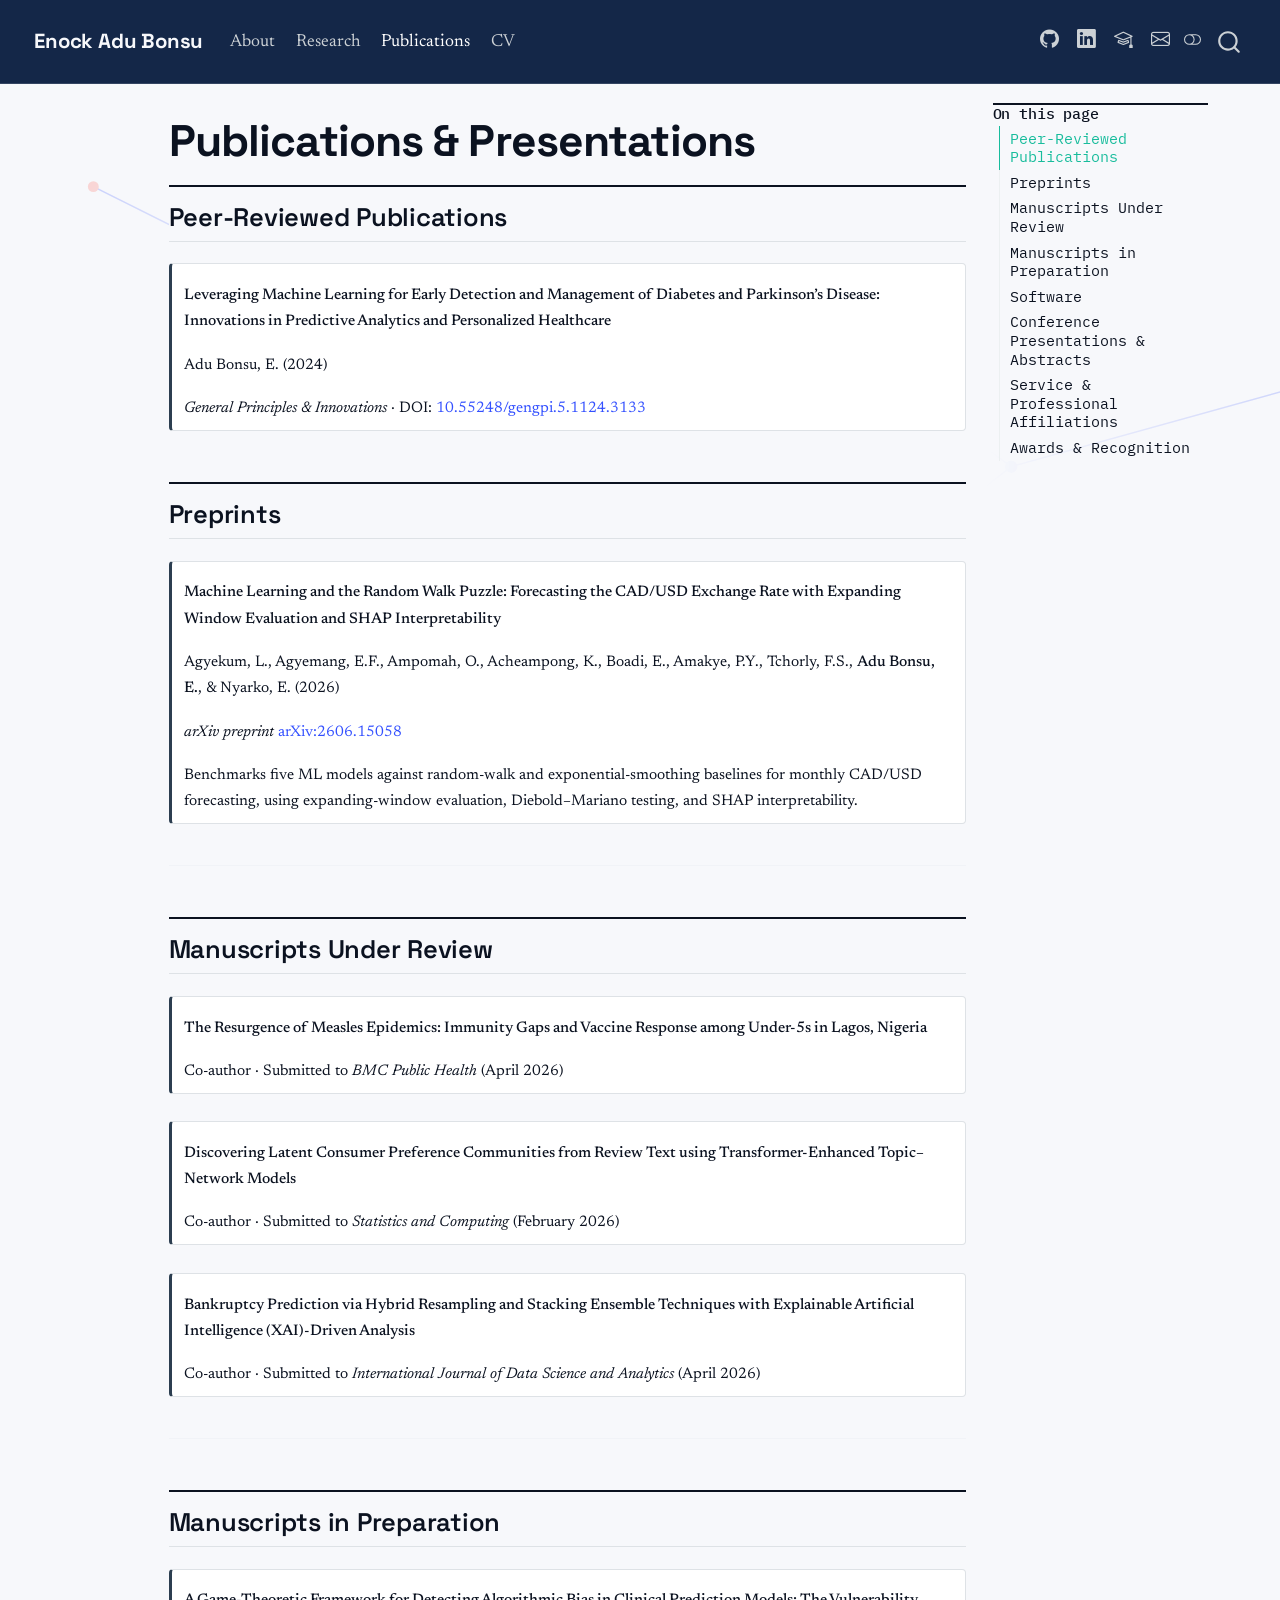
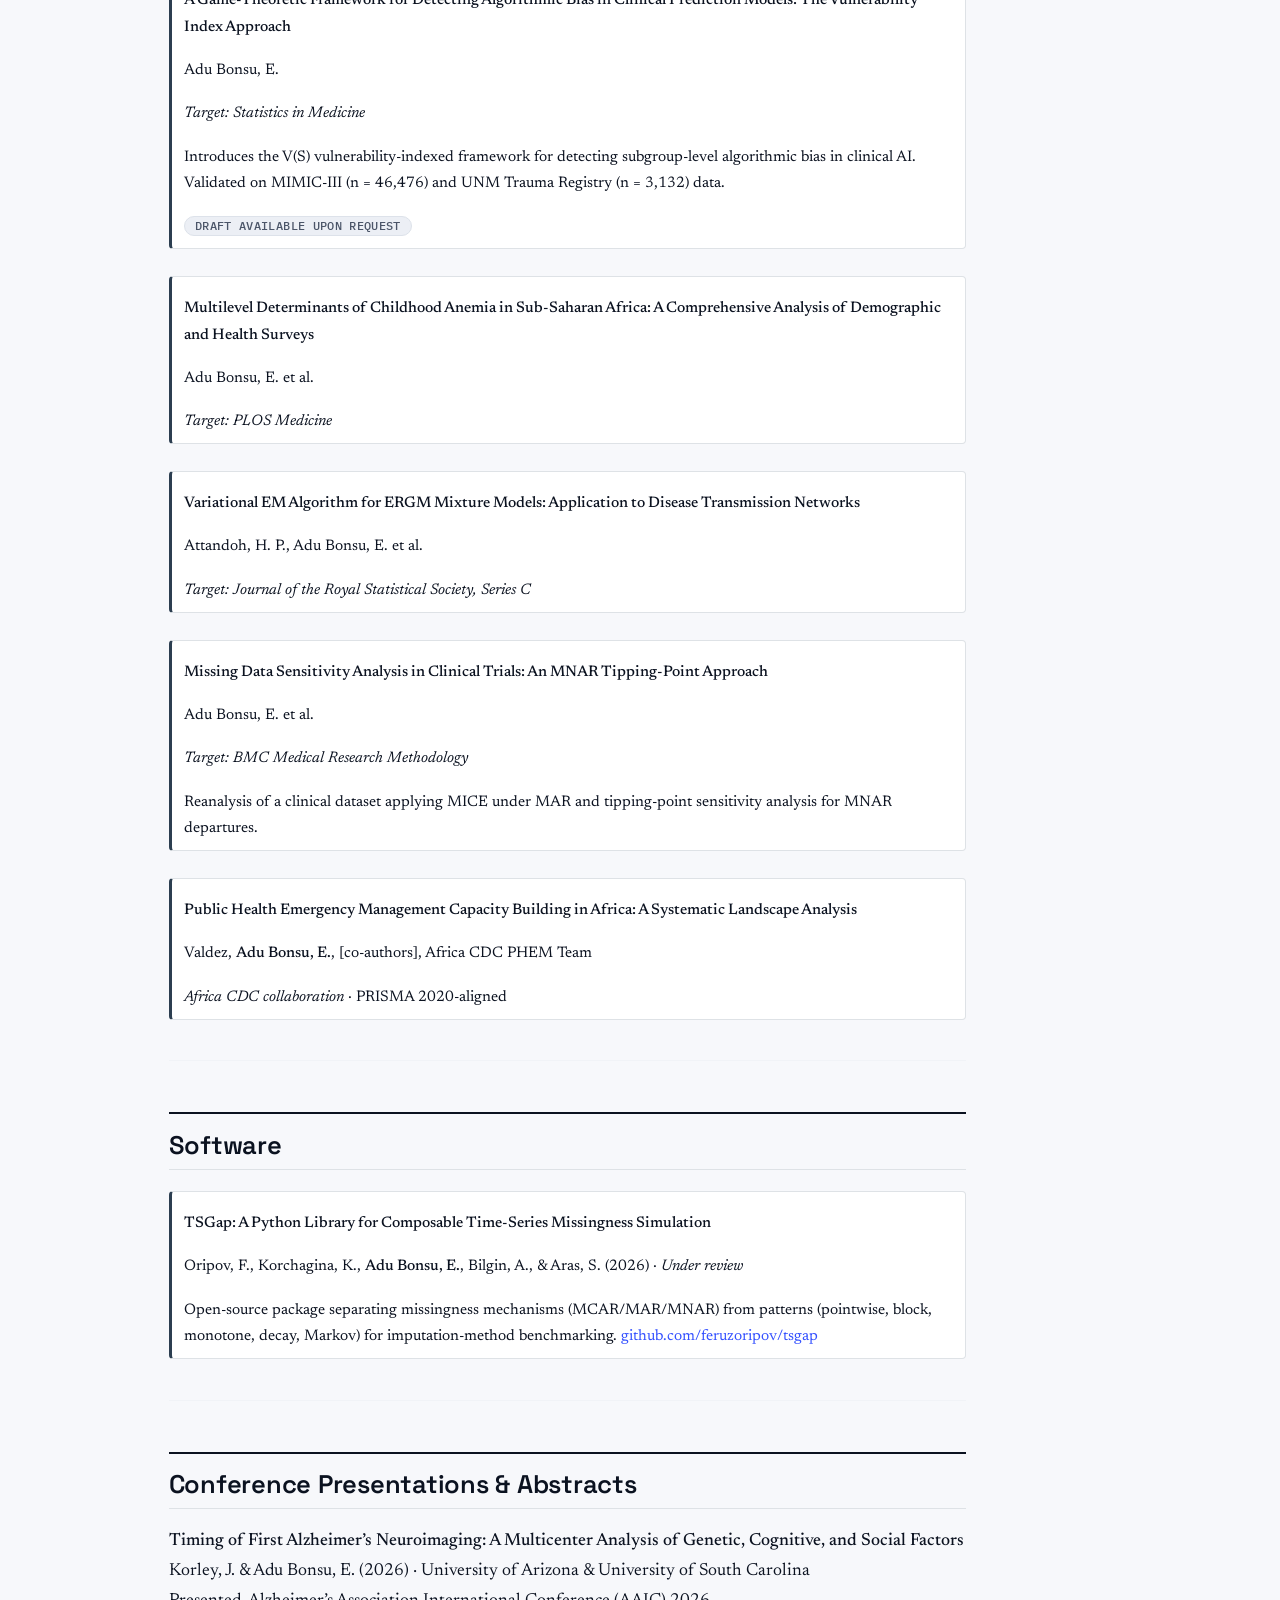
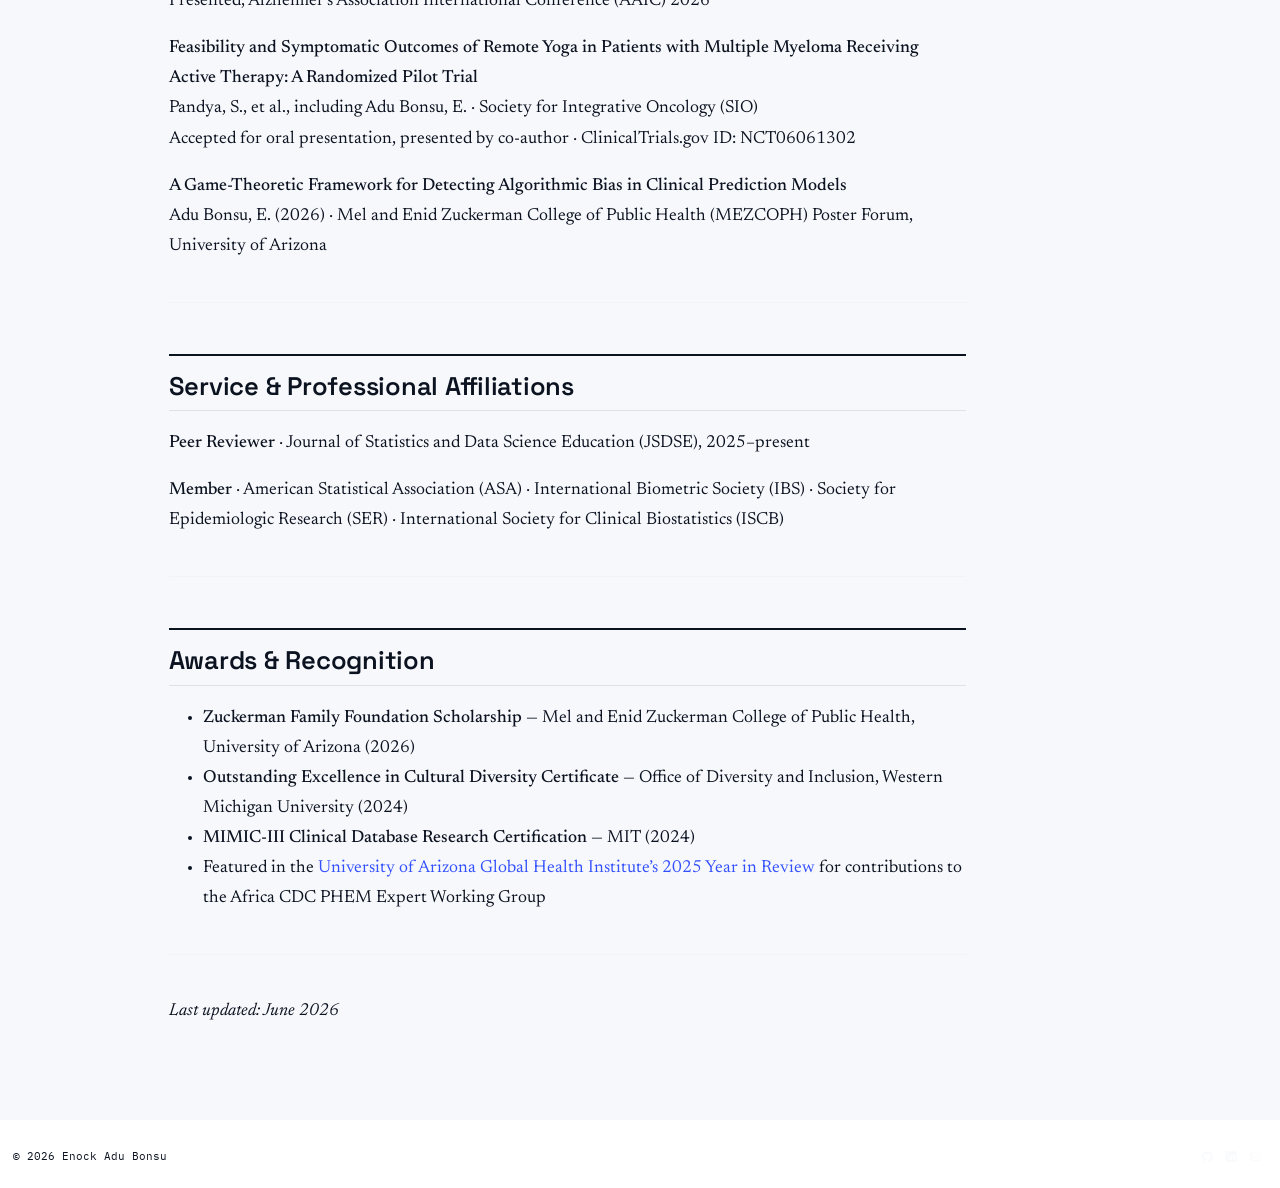
<file: docs/publications.html>
<!DOCTYPE html>
<html xmlns="http://www.w3.org/1999/xhtml" lang="en" xml:lang="en"><head>

<meta charset="utf-8">
<meta name="generator" content="quarto-1.8.25">

<meta name="viewport" content="width=device-width, initial-scale=1.0, user-scalable=yes">


<title>Publications &amp; Presentations – Enock Adu Bonsu</title>
<style>
code{white-space: pre-wrap;}
span.smallcaps{font-variant: small-caps;}
div.columns{display: flex; gap: min(4vw, 1.5em);}
div.column{flex: auto; overflow-x: auto;}
div.hanging-indent{margin-left: 1.5em; text-indent: -1.5em;}
ul.task-list{list-style: none;}
ul.task-list li input[type="checkbox"] {
  width: 0.8em;
  margin: 0 0.8em 0.2em -1em; /* quarto-specific, see https://github.com/quarto-dev/quarto-cli/issues/4556 */ 
  vertical-align: middle;
}
</style>


<script src="site_libs/quarto-nav/quarto-nav.js"></script>
<script src="site_libs/quarto-nav/headroom.min.js"></script>
<script src="site_libs/clipboard/clipboard.min.js"></script>
<script src="site_libs/quarto-search/autocomplete.umd.js"></script>
<script src="site_libs/quarto-search/fuse.min.js"></script>
<script src="site_libs/quarto-search/quarto-search.js"></script>
<meta name="quarto:offset" content="./">
<link href="./assets/favicon.png" rel="icon" type="image/png">
<script src="site_libs/quarto-html/quarto.js" type="module"></script>
<script src="site_libs/quarto-html/tabsets/tabsets.js" type="module"></script>
<script src="site_libs/quarto-html/axe/axe-check.js" type="module"></script>
<script src="site_libs/quarto-html/popper.min.js"></script>
<script src="site_libs/quarto-html/tippy.umd.min.js"></script>
<script src="site_libs/quarto-html/anchor.min.js"></script>
<link href="site_libs/quarto-html/tippy.css" rel="stylesheet">
<link href="site_libs/quarto-html/quarto-syntax-highlighting-065a5179aebd64318d7ea99d77b64a9e.css" rel="stylesheet" class="quarto-color-scheme" id="quarto-text-highlighting-styles">
<link href="site_libs/quarto-html/quarto-syntax-highlighting-dark-969ddfa49e00a70eb3423444dbc81f6c.css" rel="stylesheet" class="quarto-color-scheme quarto-color-alternate" id="quarto-text-highlighting-styles">
<link href="site_libs/quarto-html/quarto-syntax-highlighting-065a5179aebd64318d7ea99d77b64a9e.css" rel="stylesheet" class="quarto-color-scheme-extra" id="quarto-text-highlighting-styles">
<script src="site_libs/bootstrap/bootstrap.min.js"></script>
<link href="site_libs/bootstrap/bootstrap-icons.css" rel="stylesheet">
<link href="site_libs/bootstrap/bootstrap-7c8793e99a21e081e2bb8d69993efb75.min.css" rel="stylesheet" append-hash="true" class="quarto-color-scheme" id="quarto-bootstrap" data-mode="light">
<link href="site_libs/bootstrap/bootstrap-dark-6c9d4b6e8397689ef559897df4fbe577.min.css" rel="stylesheet" append-hash="true" class="quarto-color-scheme quarto-color-alternate" id="quarto-bootstrap" data-mode="dark">
<link href="site_libs/bootstrap/bootstrap-7c8793e99a21e081e2bb8d69993efb75.min.css" rel="stylesheet" append-hash="true" class="quarto-color-scheme-extra" id="quarto-bootstrap" data-mode="light">
<script id="quarto-search-options" type="application/json">{
  "location": "navbar",
  "copy-button": false,
  "collapse-after": 3,
  "panel-placement": "end",
  "type": "overlay",
  "limit": 50,
  "keyboard-shortcut": [
    "f",
    "/",
    "s"
  ],
  "show-item-context": false,
  "language": {
    "search-no-results-text": "No results",
    "search-matching-documents-text": "matching documents",
    "search-copy-link-title": "Copy link to search",
    "search-hide-matches-text": "Hide additional matches",
    "search-more-match-text": "more match in this document",
    "search-more-matches-text": "more matches in this document",
    "search-clear-button-title": "Clear",
    "search-text-placeholder": "",
    "search-detached-cancel-button-title": "Cancel",
    "search-submit-button-title": "Submit",
    "search-label": "Search"
  }
}</script>
<meta name="google-site-verification" content="r65sVrbdhy_gZbfDbVUw9LmokINqgH0oRjYNj3IzzGE">


<link rel="stylesheet" href="styles.css">
</head>

<body class="nav-fixed quarto-light"><script id="quarto-html-before-body" type="application/javascript">
    const toggleBodyColorMode = (bsSheetEl) => {
      const mode = bsSheetEl.getAttribute("data-mode");
      const bodyEl = window.document.querySelector("body");
      if (mode === "dark") {
        bodyEl.classList.add("quarto-dark");
        bodyEl.classList.remove("quarto-light");
      } else {
        bodyEl.classList.add("quarto-light");
        bodyEl.classList.remove("quarto-dark");
      }
    }
    const toggleBodyColorPrimary = () => {
      const bsSheetEl = window.document.querySelector("link#quarto-bootstrap:not([rel=disabled-stylesheet])");
      if (bsSheetEl) {
        toggleBodyColorMode(bsSheetEl);
      }
    }
    const setColorSchemeToggle = (alternate) => {
      const toggles = window.document.querySelectorAll('.quarto-color-scheme-toggle');
      for (let i=0; i < toggles.length; i++) {
        const toggle = toggles[i];
        if (toggle) {
          if (alternate) {
            toggle.classList.add("alternate");
          } else {
            toggle.classList.remove("alternate");
          }
        }
      }
    };
    const toggleColorMode = (alternate) => {
      // Switch the stylesheets
      const primaryStylesheets = window.document.querySelectorAll('link.quarto-color-scheme:not(.quarto-color-alternate)');
      const alternateStylesheets = window.document.querySelectorAll('link.quarto-color-scheme.quarto-color-alternate');
      manageTransitions('#quarto-margin-sidebar .nav-link', false);
      if (alternate) {
        // note: dark is layered on light, we don't disable primary!
        enableStylesheet(alternateStylesheets);
        for (const sheetNode of alternateStylesheets) {
          if (sheetNode.id === "quarto-bootstrap") {
            toggleBodyColorMode(sheetNode);
          }
        }
      } else {
        disableStylesheet(alternateStylesheets);
        enableStylesheet(primaryStylesheets)
        toggleBodyColorPrimary();
      }
      manageTransitions('#quarto-margin-sidebar .nav-link', true);
      // Switch the toggles
      setColorSchemeToggle(alternate)
      // Hack to workaround the fact that safari doesn't
      // properly recolor the scrollbar when toggling (#1455)
      if (navigator.userAgent.indexOf('Safari') > 0 && navigator.userAgent.indexOf('Chrome') == -1) {
        manageTransitions("body", false);
        window.scrollTo(0, 1);
        setTimeout(() => {
          window.scrollTo(0, 0);
          manageTransitions("body", true);
        }, 40);
      }
    }
    const disableStylesheet = (stylesheets) => {
      for (let i=0; i < stylesheets.length; i++) {
        const stylesheet = stylesheets[i];
        stylesheet.rel = 'disabled-stylesheet';
      }
    }
    const enableStylesheet = (stylesheets) => {
      for (let i=0; i < stylesheets.length; i++) {
        const stylesheet = stylesheets[i];
        if(stylesheet.rel !== 'stylesheet') { // for Chrome, which will still FOUC without this check
          stylesheet.rel = 'stylesheet';
        }
      }
    }
    const manageTransitions = (selector, allowTransitions) => {
      const els = window.document.querySelectorAll(selector);
      for (let i=0; i < els.length; i++) {
        const el = els[i];
        if (allowTransitions) {
          el.classList.remove('notransition');
        } else {
          el.classList.add('notransition');
        }
      }
    }
    const isFileUrl = () => {
      return window.location.protocol === 'file:';
    }
    const hasAlternateSentinel = () => {
      let styleSentinel = getColorSchemeSentinel();
      if (styleSentinel !== null) {
        return styleSentinel === "alternate";
      } else {
        return false;
      }
    }
    const setStyleSentinel = (alternate) => {
      const value = alternate ? "alternate" : "default";
      if (!isFileUrl()) {
        window.localStorage.setItem("quarto-color-scheme", value);
      } else {
        localAlternateSentinel = value;
      }
    }
    const getColorSchemeSentinel = () => {
      if (!isFileUrl()) {
        const storageValue = window.localStorage.getItem("quarto-color-scheme");
        return storageValue != null ? storageValue : localAlternateSentinel;
      } else {
        return localAlternateSentinel;
      }
    }
    const toggleGiscusIfUsed = (isAlternate, darkModeDefault) => {
      const baseTheme = document.querySelector('#giscus-base-theme')?.value ?? 'light';
      const alternateTheme = document.querySelector('#giscus-alt-theme')?.value ?? 'dark';
      let newTheme = '';
      if(authorPrefersDark) {
        newTheme = isAlternate ? baseTheme : alternateTheme;
      } else {
        newTheme = isAlternate ? alternateTheme : baseTheme;
      }
      const changeGiscusTheme = () => {
        // From: https://github.com/giscus/giscus/issues/336
        const sendMessage = (message) => {
          const iframe = document.querySelector('iframe.giscus-frame');
          if (!iframe) return;
          iframe.contentWindow.postMessage({ giscus: message }, 'https://giscus.app');
        }
        sendMessage({
          setConfig: {
            theme: newTheme
          }
        });
      }
      const isGiscussLoaded = window.document.querySelector('iframe.giscus-frame') !== null;
      if (isGiscussLoaded) {
        changeGiscusTheme();
      }
    };
    const authorPrefersDark = false;
    const darkModeDefault = authorPrefersDark;
      document.querySelector('link#quarto-text-highlighting-styles.quarto-color-scheme-extra').rel = 'disabled-stylesheet';
      document.querySelector('link#quarto-bootstrap.quarto-color-scheme-extra').rel = 'disabled-stylesheet';
    let localAlternateSentinel = darkModeDefault ? 'alternate' : 'default';
    // Dark / light mode switch
    window.quartoToggleColorScheme = () => {
      // Read the current dark / light value
      let toAlternate = !hasAlternateSentinel();
      toggleColorMode(toAlternate);
      setStyleSentinel(toAlternate);
      toggleGiscusIfUsed(toAlternate, darkModeDefault);
      window.dispatchEvent(new Event('resize'));
    };
    // Switch to dark mode if need be
    if (hasAlternateSentinel()) {
      toggleColorMode(true);
    } else {
      toggleColorMode(false);
    }
  </script>

<div id="quarto-search-results"></div>
  <header id="quarto-header" class="headroom fixed-top">
    <nav class="navbar navbar-expand-lg " data-bs-theme="dark">
      <div class="navbar-container container-fluid">
      <div class="navbar-brand-container mx-auto">
    <a href="./index.html" class="navbar-brand navbar-brand-logo">
    </a>
    <a class="navbar-brand" href="./index.html">
    <span class="navbar-title">Enock Adu Bonsu</span>
    </a>
  </div>
            <div id="quarto-search" class="" title="Search"></div>
          <button class="navbar-toggler" type="button" data-bs-toggle="collapse" data-bs-target="#navbarCollapse" aria-controls="navbarCollapse" role="menu" aria-expanded="false" aria-label="Toggle navigation" onclick="if (window.quartoToggleHeadroom) { window.quartoToggleHeadroom(); }">
  <span class="navbar-toggler-icon"></span>
</button>
          <div class="collapse navbar-collapse" id="navbarCollapse">
            <ul class="navbar-nav navbar-nav-scroll me-auto">
  <li class="nav-item">
    <a class="nav-link" href="./index.html"> 
<span class="menu-text">About</span></a>
  </li>  
  <li class="nav-item">
    <a class="nav-link" href="./research.html"> 
<span class="menu-text">Research</span></a>
  </li>  
  <li class="nav-item">
    <a class="nav-link active" href="./publications.html" aria-current="page"> 
<span class="menu-text">Publications</span></a>
  </li>  
  <li class="nav-item">
    <a class="nav-link" href="./cv.html"> 
<span class="menu-text">CV</span></a>
  </li>  
</ul>
            <ul class="navbar-nav navbar-nav-scroll ms-auto">
  <li class="nav-item compact">
    <a class="nav-link" href="https://github.com/Enockadubonsu"> <i class="bi bi-github" role="img">
</i> 
<span class="menu-text"></span></a>
  </li>  
  <li class="nav-item compact">
    <a class="nav-link" href="https://www.linkedin.com/in/enock-adu-bonsu-0b2115161"> <i class="bi bi-linkedin" role="img">
</i> 
<span class="menu-text"></span></a>
  </li>  
  <li class="nav-item compact">
    <a class="nav-link" href="https://scholar.google.com/citations?user=bfxCKm0AAAAJ&amp;hl=en"> <i class="bi bi-mortarboard" role="img">
</i> 
<span class="menu-text"></span></a>
  </li>  
  <li class="nav-item compact">
    <a class="nav-link" href="mailto:enocka@arizona.edu"> <i class="bi bi-envelope" role="img">
</i> 
<span class="menu-text"></span></a>
  </li>  
</ul>
          </div> <!-- /navcollapse -->
            <div class="quarto-navbar-tools">
  <a href="" class="quarto-color-scheme-toggle quarto-navigation-tool  px-1" onclick="window.quartoToggleColorScheme(); return false;" title="Toggle dark mode"><i class="bi"></i></a>
</div>
      </div> <!-- /container-fluid -->
    </nav>
</header>
<!-- content -->
<div id="quarto-content" class="quarto-container page-columns page-rows-contents page-layout-article page-navbar">
<!-- sidebar -->
<!-- margin-sidebar -->
    <div id="quarto-margin-sidebar" class="sidebar margin-sidebar">
        <nav id="TOC" role="doc-toc" class="toc-active">
    <h2 id="toc-title">On this page</h2>
   
  <ul class="collapse">
  <li><a href="#peer-reviewed-publications" id="toc-peer-reviewed-publications" class="nav-link active" data-scroll-target="#peer-reviewed-publications">Peer-Reviewed Publications</a></li>
  <li><a href="#preprints" id="toc-preprints" class="nav-link" data-scroll-target="#preprints">Preprints</a></li>
  <li><a href="#manuscripts-under-review" id="toc-manuscripts-under-review" class="nav-link" data-scroll-target="#manuscripts-under-review">Manuscripts Under Review</a></li>
  <li><a href="#manuscripts-in-preparation" id="toc-manuscripts-in-preparation" class="nav-link" data-scroll-target="#manuscripts-in-preparation">Manuscripts in Preparation</a></li>
  <li><a href="#software" id="toc-software" class="nav-link" data-scroll-target="#software">Software</a></li>
  <li><a href="#conference-presentations-abstracts" id="toc-conference-presentations-abstracts" class="nav-link" data-scroll-target="#conference-presentations-abstracts">Conference Presentations &amp; Abstracts</a></li>
  <li><a href="#service-professional-affiliations" id="toc-service-professional-affiliations" class="nav-link" data-scroll-target="#service-professional-affiliations">Service &amp; Professional Affiliations</a></li>
  <li><a href="#awards-recognition" id="toc-awards-recognition" class="nav-link" data-scroll-target="#awards-recognition">Awards &amp; Recognition</a></li>
  </ul>
</nav>
    </div>
<!-- main -->
<main class="content" id="quarto-document-content">


<header id="title-block-header" class="quarto-title-block default">
<div class="quarto-title">
<h1 class="title">Publications &amp; Presentations</h1>
</div>



<div class="quarto-title-meta">

    
  
    
  </div>
  


</header>


<section id="peer-reviewed-publications" class="level2">
<h2 class="anchored" data-anchor-id="peer-reviewed-publications">Peer-Reviewed Publications</h2>
<div class="callout callout-style-simple callout-note no-icon">
<div class="callout-body d-flex">
<div class="callout-icon-container">
<i class="callout-icon no-icon"></i>
</div>
<div class="callout-body-container">
<p><strong>Leveraging Machine Learning for Early Detection and Management of Diabetes and Parkinson’s Disease: Innovations in Predictive Analytics and Personalized Healthcare</strong></p>
<p>Adu Bonsu, E. (2024)</p>
<p><em>General Principles &amp; Innovations</em> · DOI: <a href="https://doi.org/10.55248/gengpi.5.1124.3133">10.55248/gengpi.5.1124.3133</a></p>
</div>
</div>
</div>
</section>
<section id="preprints" class="level2">
<h2 class="anchored" data-anchor-id="preprints">Preprints</h2>
<div class="callout callout-style-simple callout-note no-icon">
<div class="callout-body d-flex">
<div class="callout-icon-container">
<i class="callout-icon no-icon"></i>
</div>
<div class="callout-body-container">
<p><strong>Machine Learning and the Random Walk Puzzle: Forecasting the CAD/USD Exchange Rate with Expanding Window Evaluation and SHAP Interpretability</strong></p>
<p>Agyekum, L., Agyemang, E.F., Ampomah, O., Acheampong, K., Boadi, E., Amakye, P.Y., Tchorly, F.S., <strong>Adu Bonsu, E.</strong>, &amp; Nyarko, E. (2026)</p>
<p><em>arXiv preprint</em> <a href="https://arxiv.org/abs/2606.15058">arXiv:2606.15058</a></p>
<p>Benchmarks five ML models against random-walk and exponential-smoothing baselines for monthly CAD/USD forecasting, using expanding-window evaluation, Diebold–Mariano testing, and SHAP interpretability.</p>
</div>
</div>
</div>
<hr>
</section>
<section id="manuscripts-under-review" class="level2">
<h2 class="anchored" data-anchor-id="manuscripts-under-review">Manuscripts Under Review</h2>
<div class="callout callout-style-simple callout-note no-icon">
<div class="callout-body d-flex">
<div class="callout-icon-container">
<i class="callout-icon no-icon"></i>
</div>
<div class="callout-body-container">
<p><strong>The Resurgence of Measles Epidemics: Immunity Gaps and Vaccine Response among Under-5s in Lagos, Nigeria</strong></p>
<p>Co-author · Submitted to <em>BMC Public Health</em> (April 2026)</p>
</div>
</div>
</div>
<div class="callout callout-style-simple callout-note no-icon">
<div class="callout-body d-flex">
<div class="callout-icon-container">
<i class="callout-icon no-icon"></i>
</div>
<div class="callout-body-container">
<p><strong>Discovering Latent Consumer Preference Communities from Review Text using Transformer-Enhanced Topic–Network Models</strong></p>
<p>Co-author · Submitted to <em>Statistics and Computing</em> (February 2026)</p>
</div>
</div>
</div>
<div class="callout callout-style-simple callout-note no-icon">
<div class="callout-body d-flex">
<div class="callout-icon-container">
<i class="callout-icon no-icon"></i>
</div>
<div class="callout-body-container">
<p><strong>Bankruptcy Prediction via Hybrid Resampling and Stacking Ensemble Techniques with Explainable Artificial Intelligence (XAI)-Driven Analysis</strong></p>
<p>Co-author · Submitted to <em>International Journal of Data Science and Analytics</em> (April 2026)</p>
</div>
</div>
</div>
<hr>
</section>
<section id="manuscripts-in-preparation" class="level2">
<h2 class="anchored" data-anchor-id="manuscripts-in-preparation">Manuscripts in Preparation</h2>
<div class="callout callout-style-simple callout-note no-icon">
<div class="callout-body d-flex">
<div class="callout-icon-container">
<i class="callout-icon no-icon"></i>
</div>
<div class="callout-body-container">
<p><strong>A Game-Theoretic Framework for Detecting Algorithmic Bias in Clinical Prediction Models: The Vulnerability Index Approach</strong></p>
<p>Adu Bonsu, E.</p>
<p><em>Target: Statistics in Medicine</em></p>
<p>Introduces the V(S) vulnerability-indexed framework for detecting subgroup-level algorithmic bias in clinical AI. Validated on MIMIC-III (n = 46,476) and UNM Trauma Registry (n = 3,132) data.</p>
<p><span class="badge badge-secondary">Draft available upon request</span></p>
</div>
</div>
</div>
<div class="callout callout-style-simple callout-note no-icon">
<div class="callout-body d-flex">
<div class="callout-icon-container">
<i class="callout-icon no-icon"></i>
</div>
<div class="callout-body-container">
<p><strong>Multilevel Determinants of Childhood Anemia in Sub-Saharan Africa: A Comprehensive Analysis of Demographic and Health Surveys</strong></p>
<p>Adu Bonsu, E. et al.</p>
<p><em>Target: PLOS Medicine</em></p>
</div>
</div>
</div>
<div class="callout callout-style-simple callout-note no-icon">
<div class="callout-body d-flex">
<div class="callout-icon-container">
<i class="callout-icon no-icon"></i>
</div>
<div class="callout-body-container">
<p><strong>Variational EM Algorithm for ERGM Mixture Models: Application to Disease Transmission Networks</strong></p>
<p>Attandoh, H. P., Adu Bonsu, E. et al.</p>
<p><em>Target: Journal of the Royal Statistical Society, Series C</em></p>
</div>
</div>
</div>
<div class="callout callout-style-simple callout-note no-icon">
<div class="callout-body d-flex">
<div class="callout-icon-container">
<i class="callout-icon no-icon"></i>
</div>
<div class="callout-body-container">
<p><strong>Missing Data Sensitivity Analysis in Clinical Trials: An MNAR Tipping-Point Approach</strong></p>
<p>Adu Bonsu, E. et al.</p>
<p><em>Target: BMC Medical Research Methodology</em></p>
<p>Reanalysis of a clinical dataset applying MICE under MAR and tipping-point sensitivity analysis for MNAR departures.</p>
</div>
</div>
</div>
<div class="callout callout-style-simple callout-note no-icon">
<div class="callout-body d-flex">
<div class="callout-icon-container">
<i class="callout-icon no-icon"></i>
</div>
<div class="callout-body-container">
<p><strong>Public Health Emergency Management Capacity Building in Africa: A Systematic Landscape Analysis</strong></p>
<p>Valdez, <strong>Adu Bonsu, E.</strong>, [co-authors], Africa CDC PHEM Team</p>
<p><em>Africa CDC collaboration</em> · PRISMA 2020-aligned</p>
</div>
</div>
</div>
<hr>
</section>
<section id="software" class="level2">
<h2 class="anchored" data-anchor-id="software">Software</h2>
<div class="callout callout-style-simple callout-note no-icon">
<div class="callout-body d-flex">
<div class="callout-icon-container">
<i class="callout-icon no-icon"></i>
</div>
<div class="callout-body-container">
<p><strong>TSGap: A Python Library for Composable Time-Series Missingness Simulation</strong></p>
<p>Oripov, F., Korchagina, K., <strong>Adu Bonsu, E.</strong>, Bilgin, A., &amp; Aras, S. (2026) · <em>Under review</em></p>
<p>Open-source package separating missingness mechanisms (MCAR/MAR/MNAR) from patterns (pointwise, block, monotone, decay, Markov) for imputation-method benchmarking. <a href="https://github.com/feruzoripov/tsgap">github.com/feruzoripov/tsgap</a></p>
</div>
</div>
</div>
<hr>
</section>
<section id="conference-presentations-abstracts" class="level2">
<h2 class="anchored" data-anchor-id="conference-presentations-abstracts">Conference Presentations &amp; Abstracts</h2>
<p><strong>Timing of First Alzheimer’s Neuroimaging: A Multicenter Analysis of Genetic, Cognitive, and Social Factors</strong><br>
Korley, J. &amp; Adu Bonsu, E. (2026) · University of Arizona &amp; University of South Carolina<br>
Presented, Alzheimer’s Association International Conference (AAIC) 2026</p>
<p><strong>Feasibility and Symptomatic Outcomes of Remote Yoga in Patients with Multiple Myeloma Receiving Active Therapy: A Randomized Pilot Trial</strong><br>
Pandya, S., et al., including Adu Bonsu, E. · Society for Integrative Oncology (SIO)<br>
Accepted for oral presentation, presented by co-author · ClinicalTrials.gov ID: NCT06061302</p>
<p><strong>A Game-Theoretic Framework for Detecting Algorithmic Bias in Clinical Prediction Models</strong><br>
Adu Bonsu, E. (2026) · Mel and Enid Zuckerman College of Public Health (MEZCOPH) Poster Forum, University of Arizona</p>
<hr>
</section>
<section id="service-professional-affiliations" class="level2">
<h2 class="anchored" data-anchor-id="service-professional-affiliations">Service &amp; Professional Affiliations</h2>
<p><strong>Peer Reviewer</strong> · Journal of Statistics and Data Science Education (JSDSE), 2025–present</p>
<p><strong>Member</strong> · American Statistical Association (ASA) · International Biometric Society (IBS) · Society for Epidemiologic Research (SER) · International Society for Clinical Biostatistics (ISCB)</p>
<hr>
</section>
<section id="awards-recognition" class="level2">
<h2 class="anchored" data-anchor-id="awards-recognition">Awards &amp; Recognition</h2>
<ul>
<li><strong>Zuckerman Family Foundation Scholarship</strong> — Mel and Enid Zuckerman College of Public Health, University of Arizona (2026)</li>
<li><strong>Outstanding Excellence in Cultural Diversity Certificate</strong> — Office of Diversity and Inclusion, Western Michigan University (2024)</li>
<li><strong>MIMIC-III Clinical Database Research Certification</strong> — MIT (2024)</li>
<li>Featured in the <a href="https://ghi.arizona.edu/sites/default/files/2026-01/2025%20GHI%20Year%20in%20Review.pdf">University of Arizona Global Health Institute’s 2025 Year in Review</a> for contributions to the Africa CDC PHEM Expert Working Group</li>
</ul>
<hr>
<p><em>Last updated: June 2026</em></p>


</section>

</main> <!-- /main -->
<script id="quarto-html-after-body" type="application/javascript">
  window.document.addEventListener("DOMContentLoaded", function (event) {
    // Ensure there is a toggle, if there isn't float one in the top right
    if (window.document.querySelector('.quarto-color-scheme-toggle') === null) {
      const a = window.document.createElement('a');
      a.classList.add('top-right');
      a.classList.add('quarto-color-scheme-toggle');
      a.href = "";
      a.onclick = function() { try { window.quartoToggleColorScheme(); } catch {} return false; };
      const i = window.document.createElement("i");
      i.classList.add('bi');
      a.appendChild(i);
      window.document.body.appendChild(a);
    }
    setColorSchemeToggle(hasAlternateSentinel())
    const icon = "";
    const anchorJS = new window.AnchorJS();
    anchorJS.options = {
      placement: 'right',
      icon: icon
    };
    anchorJS.add('.anchored');
    const isCodeAnnotation = (el) => {
      for (const clz of el.classList) {
        if (clz.startsWith('code-annotation-')) {                     
          return true;
        }
      }
      return false;
    }
    const onCopySuccess = function(e) {
      // button target
      const button = e.trigger;
      // don't keep focus
      button.blur();
      // flash "checked"
      button.classList.add('code-copy-button-checked');
      var currentTitle = button.getAttribute("title");
      button.setAttribute("title", "Copied!");
      let tooltip;
      if (window.bootstrap) {
        button.setAttribute("data-bs-toggle", "tooltip");
        button.setAttribute("data-bs-placement", "left");
        button.setAttribute("data-bs-title", "Copied!");
        tooltip = new bootstrap.Tooltip(button, 
          { trigger: "manual", 
            customClass: "code-copy-button-tooltip",
            offset: [0, -8]});
        tooltip.show();    
      }
      setTimeout(function() {
        if (tooltip) {
          tooltip.hide();
          button.removeAttribute("data-bs-title");
          button.removeAttribute("data-bs-toggle");
          button.removeAttribute("data-bs-placement");
        }
        button.setAttribute("title", currentTitle);
        button.classList.remove('code-copy-button-checked');
      }, 1000);
      // clear code selection
      e.clearSelection();
    }
    const getTextToCopy = function(trigger) {
      const outerScaffold = trigger.parentElement.cloneNode(true);
      const codeEl = outerScaffold.querySelector('code');
      for (const childEl of codeEl.children) {
        if (isCodeAnnotation(childEl)) {
          childEl.remove();
        }
      }
      return codeEl.innerText;
    }
    const clipboard = new window.ClipboardJS('.code-copy-button:not([data-in-quarto-modal])', {
      text: getTextToCopy
    });
    clipboard.on('success', onCopySuccess);
    if (window.document.getElementById('quarto-embedded-source-code-modal')) {
      const clipboardModal = new window.ClipboardJS('.code-copy-button[data-in-quarto-modal]', {
        text: getTextToCopy,
        container: window.document.getElementById('quarto-embedded-source-code-modal')
      });
      clipboardModal.on('success', onCopySuccess);
    }
      var localhostRegex = new RegExp(/^(?:http|https):\/\/localhost\:?[0-9]*\//);
      var mailtoRegex = new RegExp(/^mailto:/);
        var filterRegex = new RegExp("https:\/\/enockadubonsu\.com");
      var isInternal = (href) => {
          return filterRegex.test(href) || localhostRegex.test(href) || mailtoRegex.test(href);
      }
      // Inspect non-navigation links and adorn them if external
     var links = window.document.querySelectorAll('a[href]:not(.nav-link):not(.navbar-brand):not(.toc-action):not(.sidebar-link):not(.sidebar-item-toggle):not(.pagination-link):not(.no-external):not([aria-hidden]):not(.dropdown-item):not(.quarto-navigation-tool):not(.about-link)');
      for (var i=0; i<links.length; i++) {
        const link = links[i];
        if (!isInternal(link.href)) {
          // undo the damage that might have been done by quarto-nav.js in the case of
          // links that we want to consider external
          if (link.dataset.originalHref !== undefined) {
            link.href = link.dataset.originalHref;
          }
        }
      }
    function tippyHover(el, contentFn, onTriggerFn, onUntriggerFn) {
      const config = {
        allowHTML: true,
        maxWidth: 500,
        delay: 100,
        arrow: false,
        appendTo: function(el) {
            return el.parentElement;
        },
        interactive: true,
        interactiveBorder: 10,
        theme: 'quarto',
        placement: 'bottom-start',
      };
      if (contentFn) {
        config.content = contentFn;
      }
      if (onTriggerFn) {
        config.onTrigger = onTriggerFn;
      }
      if (onUntriggerFn) {
        config.onUntrigger = onUntriggerFn;
      }
      window.tippy(el, config); 
    }
    const noterefs = window.document.querySelectorAll('a[role="doc-noteref"]');
    for (var i=0; i<noterefs.length; i++) {
      const ref = noterefs[i];
      tippyHover(ref, function() {
        // use id or data attribute instead here
        let href = ref.getAttribute('data-footnote-href') || ref.getAttribute('href');
        try { href = new URL(href).hash; } catch {}
        const id = href.replace(/^#\/?/, "");
        const note = window.document.getElementById(id);
        if (note) {
          return note.innerHTML;
        } else {
          return "";
        }
      });
    }
    const xrefs = window.document.querySelectorAll('a.quarto-xref');
    const processXRef = (id, note) => {
      // Strip column container classes
      const stripColumnClz = (el) => {
        el.classList.remove("page-full", "page-columns");
        if (el.children) {
          for (const child of el.children) {
            stripColumnClz(child);
          }
        }
      }
      stripColumnClz(note)
      if (id === null || id.startsWith('sec-')) {
        // Special case sections, only their first couple elements
        const container = document.createElement("div");
        if (note.children && note.children.length > 2) {
          container.appendChild(note.children[0].cloneNode(true));
          for (let i = 1; i < note.children.length; i++) {
            const child = note.children[i];
            if (child.tagName === "P" && child.innerText === "") {
              continue;
            } else {
              container.appendChild(child.cloneNode(true));
              break;
            }
          }
          if (window.Quarto?.typesetMath) {
            window.Quarto.typesetMath(container);
          }
          return container.innerHTML
        } else {
          if (window.Quarto?.typesetMath) {
            window.Quarto.typesetMath(note);
          }
          return note.innerHTML;
        }
      } else {
        // Remove any anchor links if they are present
        const anchorLink = note.querySelector('a.anchorjs-link');
        if (anchorLink) {
          anchorLink.remove();
        }
        if (window.Quarto?.typesetMath) {
          window.Quarto.typesetMath(note);
        }
        if (note.classList.contains("callout")) {
          return note.outerHTML;
        } else {
          return note.innerHTML;
        }
      }
    }
    for (var i=0; i<xrefs.length; i++) {
      const xref = xrefs[i];
      tippyHover(xref, undefined, function(instance) {
        instance.disable();
        let url = xref.getAttribute('href');
        let hash = undefined; 
        if (url.startsWith('#')) {
          hash = url;
        } else {
          try { hash = new URL(url).hash; } catch {}
        }
        if (hash) {
          const id = hash.replace(/^#\/?/, "");
          const note = window.document.getElementById(id);
          if (note !== null) {
            try {
              const html = processXRef(id, note.cloneNode(true));
              instance.setContent(html);
            } finally {
              instance.enable();
              instance.show();
            }
          } else {
            // See if we can fetch this
            fetch(url.split('#')[0])
            .then(res => res.text())
            .then(html => {
              const parser = new DOMParser();
              const htmlDoc = parser.parseFromString(html, "text/html");
              const note = htmlDoc.getElementById(id);
              if (note !== null) {
                const html = processXRef(id, note);
                instance.setContent(html);
              } 
            }).finally(() => {
              instance.enable();
              instance.show();
            });
          }
        } else {
          // See if we can fetch a full url (with no hash to target)
          // This is a special case and we should probably do some content thinning / targeting
          fetch(url)
          .then(res => res.text())
          .then(html => {
            const parser = new DOMParser();
            const htmlDoc = parser.parseFromString(html, "text/html");
            const note = htmlDoc.querySelector('main.content');
            if (note !== null) {
              // This should only happen for chapter cross references
              // (since there is no id in the URL)
              // remove the first header
              if (note.children.length > 0 && note.children[0].tagName === "HEADER") {
                note.children[0].remove();
              }
              const html = processXRef(null, note);
              instance.setContent(html);
            } 
          }).finally(() => {
            instance.enable();
            instance.show();
          });
        }
      }, function(instance) {
      });
    }
        let selectedAnnoteEl;
        const selectorForAnnotation = ( cell, annotation) => {
          let cellAttr = 'data-code-cell="' + cell + '"';
          let lineAttr = 'data-code-annotation="' +  annotation + '"';
          const selector = 'span[' + cellAttr + '][' + lineAttr + ']';
          return selector;
        }
        const selectCodeLines = (annoteEl) => {
          const doc = window.document;
          const targetCell = annoteEl.getAttribute("data-target-cell");
          const targetAnnotation = annoteEl.getAttribute("data-target-annotation");
          const annoteSpan = window.document.querySelector(selectorForAnnotation(targetCell, targetAnnotation));
          const lines = annoteSpan.getAttribute("data-code-lines").split(",");
          const lineIds = lines.map((line) => {
            return targetCell + "-" + line;
          })
          let top = null;
          let height = null;
          let parent = null;
          if (lineIds.length > 0) {
              //compute the position of the single el (top and bottom and make a div)
              const el = window.document.getElementById(lineIds[0]);
              top = el.offsetTop;
              height = el.offsetHeight;
              parent = el.parentElement.parentElement;
            if (lineIds.length > 1) {
              const lastEl = window.document.getElementById(lineIds[lineIds.length - 1]);
              const bottom = lastEl.offsetTop + lastEl.offsetHeight;
              height = bottom - top;
            }
            if (top !== null && height !== null && parent !== null) {
              // cook up a div (if necessary) and position it 
              let div = window.document.getElementById("code-annotation-line-highlight");
              if (div === null) {
                div = window.document.createElement("div");
                div.setAttribute("id", "code-annotation-line-highlight");
                div.style.position = 'absolute';
                parent.appendChild(div);
              }
              div.style.top = top - 2 + "px";
              div.style.height = height + 4 + "px";
              div.style.left = 0;
              let gutterDiv = window.document.getElementById("code-annotation-line-highlight-gutter");
              if (gutterDiv === null) {
                gutterDiv = window.document.createElement("div");
                gutterDiv.setAttribute("id", "code-annotation-line-highlight-gutter");
                gutterDiv.style.position = 'absolute';
                const codeCell = window.document.getElementById(targetCell);
                const gutter = codeCell.querySelector('.code-annotation-gutter');
                gutter.appendChild(gutterDiv);
              }
              gutterDiv.style.top = top - 2 + "px";
              gutterDiv.style.height = height + 4 + "px";
            }
            selectedAnnoteEl = annoteEl;
          }
        };
        const unselectCodeLines = () => {
          const elementsIds = ["code-annotation-line-highlight", "code-annotation-line-highlight-gutter"];
          elementsIds.forEach((elId) => {
            const div = window.document.getElementById(elId);
            if (div) {
              div.remove();
            }
          });
          selectedAnnoteEl = undefined;
        };
          // Handle positioning of the toggle
      window.addEventListener(
        "resize",
        throttle(() => {
          elRect = undefined;
          if (selectedAnnoteEl) {
            selectCodeLines(selectedAnnoteEl);
          }
        }, 10)
      );
      function throttle(fn, ms) {
      let throttle = false;
      let timer;
        return (...args) => {
          if(!throttle) { // first call gets through
              fn.apply(this, args);
              throttle = true;
          } else { // all the others get throttled
              if(timer) clearTimeout(timer); // cancel #2
              timer = setTimeout(() => {
                fn.apply(this, args);
                timer = throttle = false;
              }, ms);
          }
        };
      }
        // Attach click handler to the DT
        const annoteDls = window.document.querySelectorAll('dt[data-target-cell]');
        for (const annoteDlNode of annoteDls) {
          annoteDlNode.addEventListener('click', (event) => {
            const clickedEl = event.target;
            if (clickedEl !== selectedAnnoteEl) {
              unselectCodeLines();
              const activeEl = window.document.querySelector('dt[data-target-cell].code-annotation-active');
              if (activeEl) {
                activeEl.classList.remove('code-annotation-active');
              }
              selectCodeLines(clickedEl);
              clickedEl.classList.add('code-annotation-active');
            } else {
              // Unselect the line
              unselectCodeLines();
              clickedEl.classList.remove('code-annotation-active');
            }
          });
        }
    const findCites = (el) => {
      const parentEl = el.parentElement;
      if (parentEl) {
        const cites = parentEl.dataset.cites;
        if (cites) {
          return {
            el,
            cites: cites.split(' ')
          };
        } else {
          return findCites(el.parentElement)
        }
      } else {
        return undefined;
      }
    };
    var bibliorefs = window.document.querySelectorAll('a[role="doc-biblioref"]');
    for (var i=0; i<bibliorefs.length; i++) {
      const ref = bibliorefs[i];
      const citeInfo = findCites(ref);
      if (citeInfo) {
        tippyHover(citeInfo.el, function() {
          var popup = window.document.createElement('div');
          citeInfo.cites.forEach(function(cite) {
            var citeDiv = window.document.createElement('div');
            citeDiv.classList.add('hanging-indent');
            citeDiv.classList.add('csl-entry');
            var biblioDiv = window.document.getElementById('ref-' + cite);
            if (biblioDiv) {
              citeDiv.innerHTML = biblioDiv.innerHTML;
            }
            popup.appendChild(citeDiv);
          });
          return popup.innerHTML;
        });
      }
    }
  });
  </script>
</div> <!-- /content -->
<footer class="footer">
  <div class="nav-footer">
    <div class="nav-footer-left">
<p>© 2026 Enock Adu Bonsu</p>
</div>   
    <div class="nav-footer-center">
      &nbsp;
    </div>
    <div class="nav-footer-right">
      <ul class="footer-items list-unstyled">
    <li class="nav-item compact">
    <a class="nav-link" href="https://github.com/Enockadubonsu">
      <i class="bi bi-github" role="img">
</i> 
    </a>
  </li>  
    <li class="nav-item compact">
    <a class="nav-link" href="https://www.linkedin.com/in/enock-adu-bonsu-0b2115161">
      <i class="bi bi-linkedin" role="img">
</i> 
    </a>
  </li>  
    <li class="nav-item compact">
    <a class="nav-link" href="mailto:enocka@arizona.edu">
      <i class="bi bi-envelope" role="img">
</i> 
    </a>
  </li>  
</ul>
    </div>
  </div>
</footer>




</body></html>
</file>
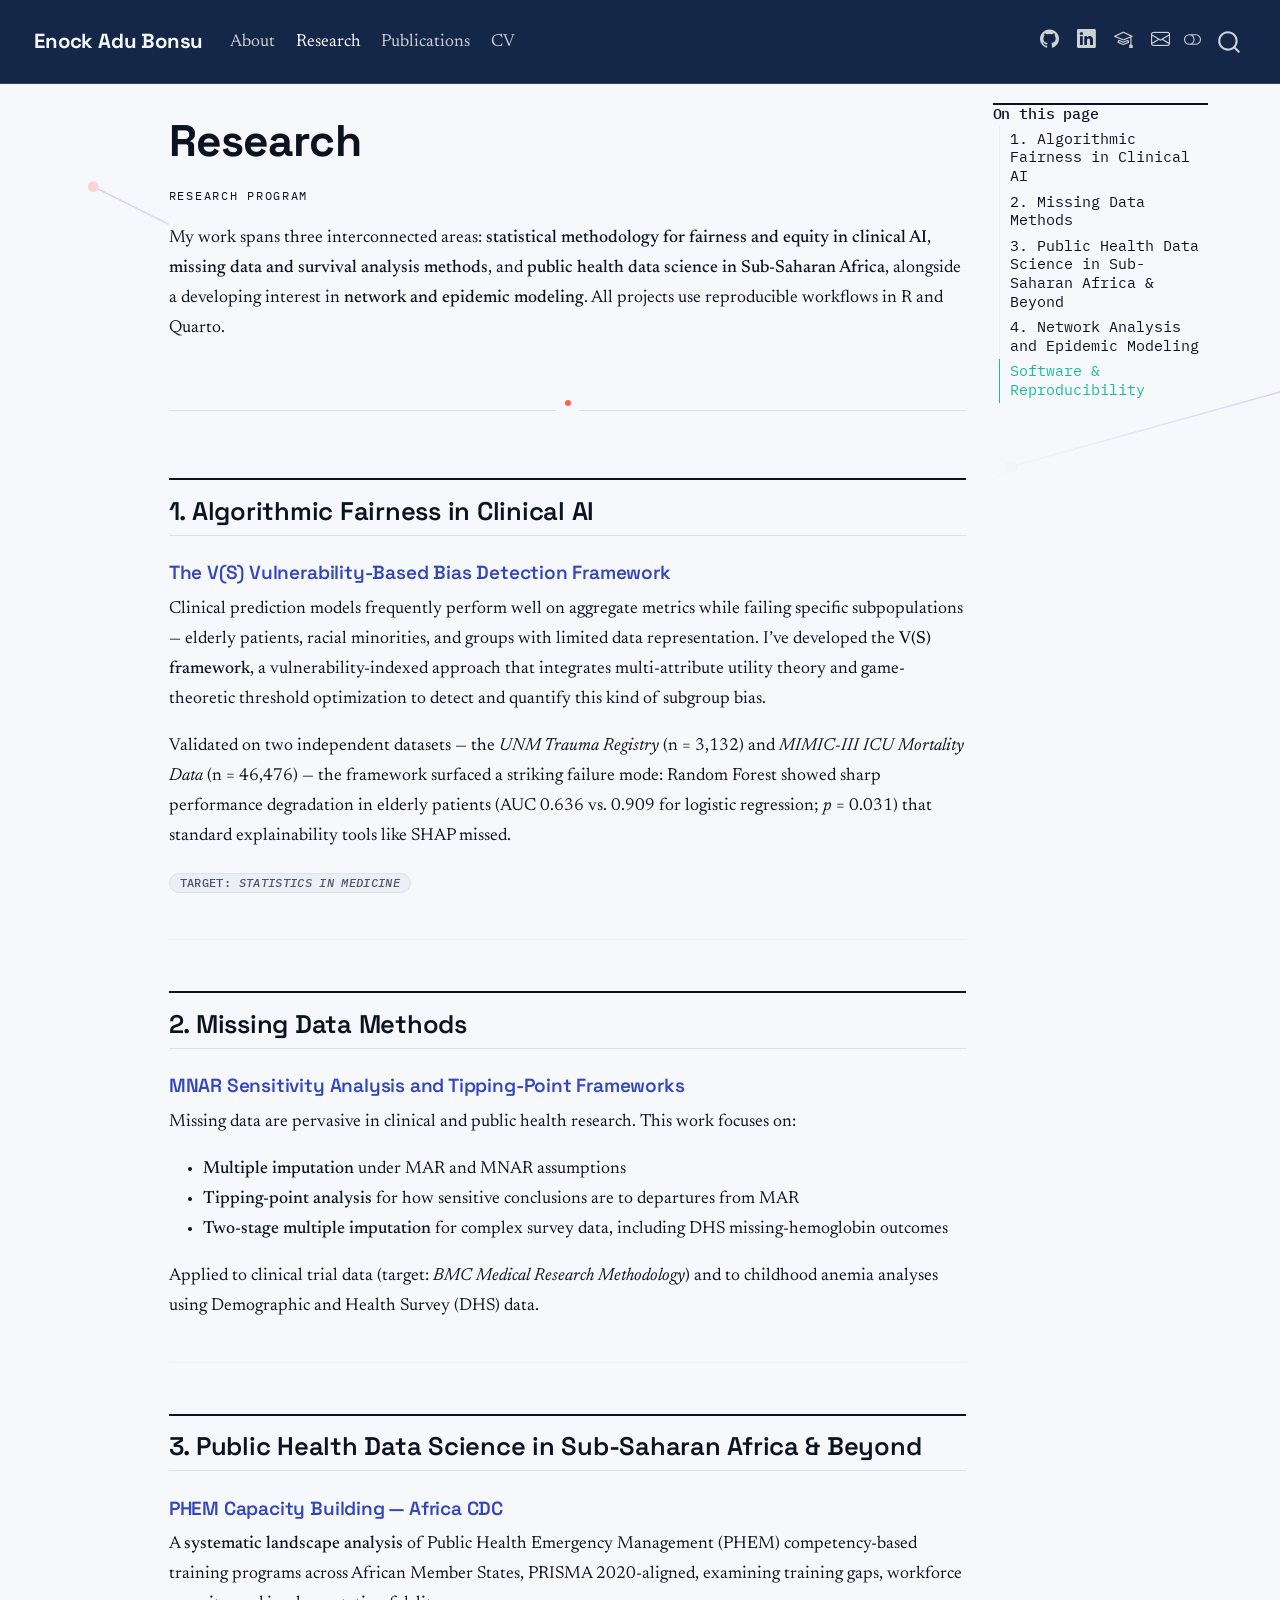
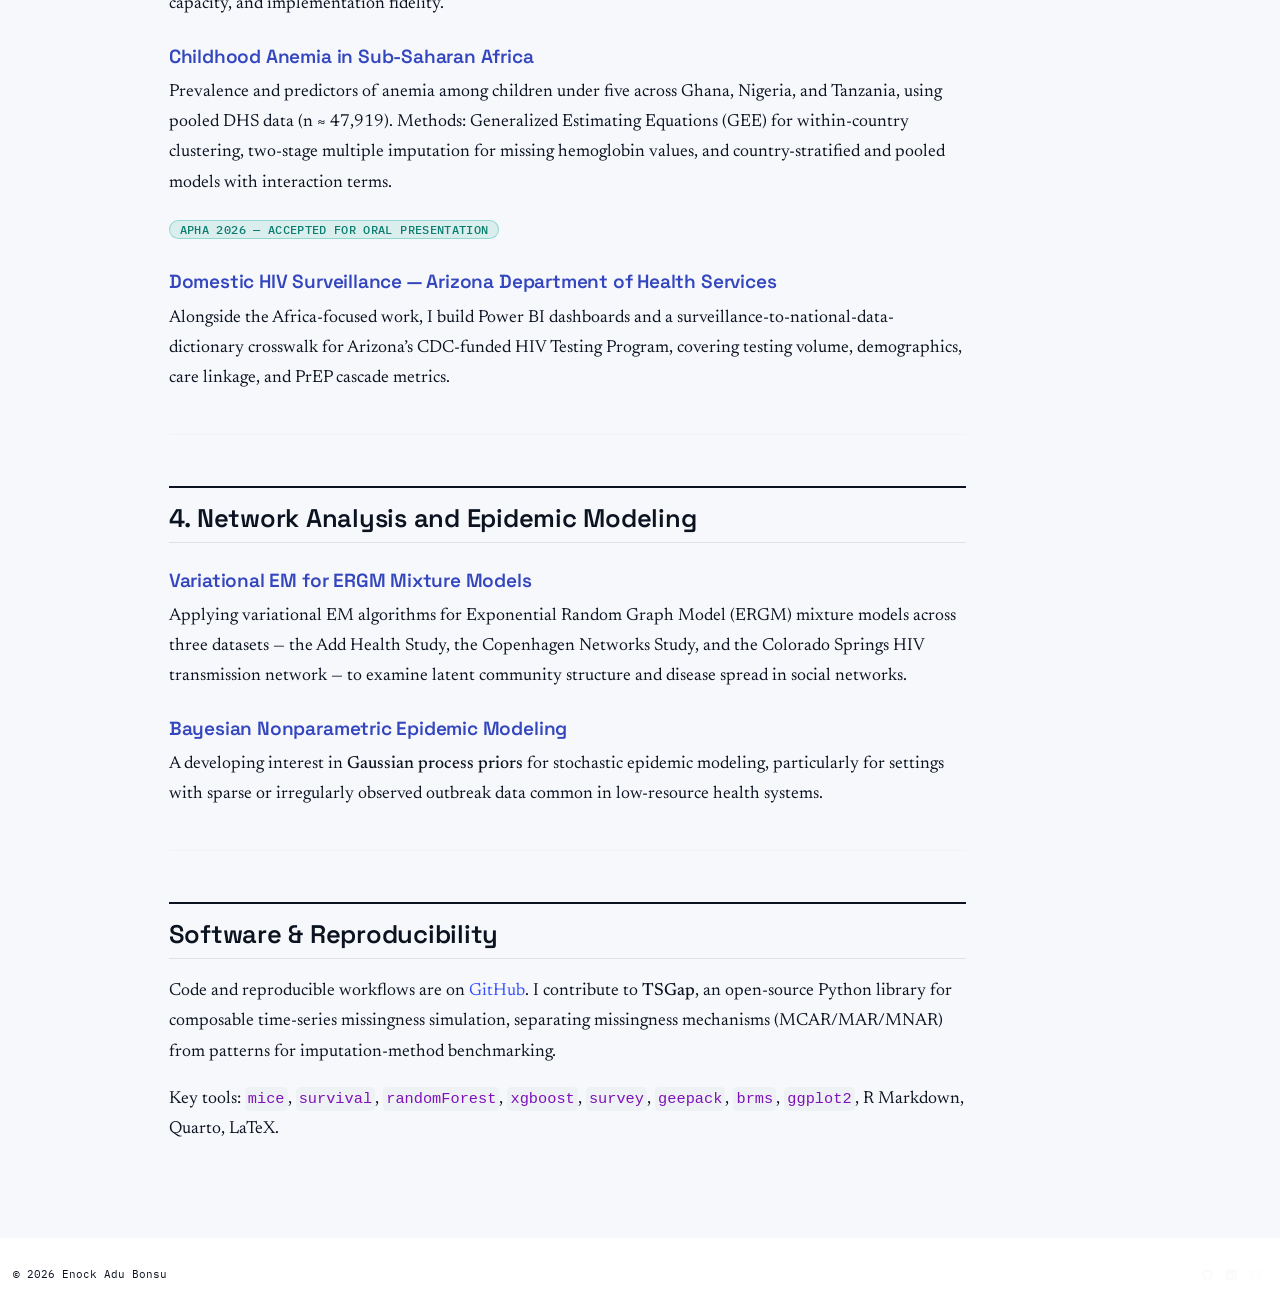
<file: docs/research.html>
<!DOCTYPE html>
<html xmlns="http://www.w3.org/1999/xhtml" lang="en" xml:lang="en"><head>

<meta charset="utf-8">
<meta name="generator" content="quarto-1.8.25">

<meta name="viewport" content="width=device-width, initial-scale=1.0, user-scalable=yes">


<title>Research – Enock Adu Bonsu</title>
<style>
code{white-space: pre-wrap;}
span.smallcaps{font-variant: small-caps;}
div.columns{display: flex; gap: min(4vw, 1.5em);}
div.column{flex: auto; overflow-x: auto;}
div.hanging-indent{margin-left: 1.5em; text-indent: -1.5em;}
ul.task-list{list-style: none;}
ul.task-list li input[type="checkbox"] {
  width: 0.8em;
  margin: 0 0.8em 0.2em -1em; /* quarto-specific, see https://github.com/quarto-dev/quarto-cli/issues/4556 */ 
  vertical-align: middle;
}
</style>


<script src="site_libs/quarto-nav/quarto-nav.js"></script>
<script src="site_libs/quarto-nav/headroom.min.js"></script>
<script src="site_libs/clipboard/clipboard.min.js"></script>
<script src="site_libs/quarto-search/autocomplete.umd.js"></script>
<script src="site_libs/quarto-search/fuse.min.js"></script>
<script src="site_libs/quarto-search/quarto-search.js"></script>
<meta name="quarto:offset" content="./">
<link href="./assets/favicon.png" rel="icon" type="image/png">
<script src="site_libs/quarto-html/quarto.js" type="module"></script>
<script src="site_libs/quarto-html/tabsets/tabsets.js" type="module"></script>
<script src="site_libs/quarto-html/axe/axe-check.js" type="module"></script>
<script src="site_libs/quarto-html/popper.min.js"></script>
<script src="site_libs/quarto-html/tippy.umd.min.js"></script>
<script src="site_libs/quarto-html/anchor.min.js"></script>
<link href="site_libs/quarto-html/tippy.css" rel="stylesheet">
<link href="site_libs/quarto-html/quarto-syntax-highlighting-065a5179aebd64318d7ea99d77b64a9e.css" rel="stylesheet" class="quarto-color-scheme" id="quarto-text-highlighting-styles">
<link href="site_libs/quarto-html/quarto-syntax-highlighting-dark-969ddfa49e00a70eb3423444dbc81f6c.css" rel="stylesheet" class="quarto-color-scheme quarto-color-alternate" id="quarto-text-highlighting-styles">
<link href="site_libs/quarto-html/quarto-syntax-highlighting-065a5179aebd64318d7ea99d77b64a9e.css" rel="stylesheet" class="quarto-color-scheme-extra" id="quarto-text-highlighting-styles">
<script src="site_libs/bootstrap/bootstrap.min.js"></script>
<link href="site_libs/bootstrap/bootstrap-icons.css" rel="stylesheet">
<link href="site_libs/bootstrap/bootstrap-7c8793e99a21e081e2bb8d69993efb75.min.css" rel="stylesheet" append-hash="true" class="quarto-color-scheme" id="quarto-bootstrap" data-mode="light">
<link href="site_libs/bootstrap/bootstrap-dark-6c9d4b6e8397689ef559897df4fbe577.min.css" rel="stylesheet" append-hash="true" class="quarto-color-scheme quarto-color-alternate" id="quarto-bootstrap" data-mode="dark">
<link href="site_libs/bootstrap/bootstrap-7c8793e99a21e081e2bb8d69993efb75.min.css" rel="stylesheet" append-hash="true" class="quarto-color-scheme-extra" id="quarto-bootstrap" data-mode="light">
<script id="quarto-search-options" type="application/json">{
  "location": "navbar",
  "copy-button": false,
  "collapse-after": 3,
  "panel-placement": "end",
  "type": "overlay",
  "limit": 50,
  "keyboard-shortcut": [
    "f",
    "/",
    "s"
  ],
  "show-item-context": false,
  "language": {
    "search-no-results-text": "No results",
    "search-matching-documents-text": "matching documents",
    "search-copy-link-title": "Copy link to search",
    "search-hide-matches-text": "Hide additional matches",
    "search-more-match-text": "more match in this document",
    "search-more-matches-text": "more matches in this document",
    "search-clear-button-title": "Clear",
    "search-text-placeholder": "",
    "search-detached-cancel-button-title": "Cancel",
    "search-submit-button-title": "Submit",
    "search-label": "Search"
  }
}</script>
<meta name="google-site-verification" content="r65sVrbdhy_gZbfDbVUw9LmokINqgH0oRjYNj3IzzGE">


<link rel="stylesheet" href="styles.css">
</head>

<body class="nav-fixed quarto-light"><script id="quarto-html-before-body" type="application/javascript">
    const toggleBodyColorMode = (bsSheetEl) => {
      const mode = bsSheetEl.getAttribute("data-mode");
      const bodyEl = window.document.querySelector("body");
      if (mode === "dark") {
        bodyEl.classList.add("quarto-dark");
        bodyEl.classList.remove("quarto-light");
      } else {
        bodyEl.classList.add("quarto-light");
        bodyEl.classList.remove("quarto-dark");
      }
    }
    const toggleBodyColorPrimary = () => {
      const bsSheetEl = window.document.querySelector("link#quarto-bootstrap:not([rel=disabled-stylesheet])");
      if (bsSheetEl) {
        toggleBodyColorMode(bsSheetEl);
      }
    }
    const setColorSchemeToggle = (alternate) => {
      const toggles = window.document.querySelectorAll('.quarto-color-scheme-toggle');
      for (let i=0; i < toggles.length; i++) {
        const toggle = toggles[i];
        if (toggle) {
          if (alternate) {
            toggle.classList.add("alternate");
          } else {
            toggle.classList.remove("alternate");
          }
        }
      }
    };
    const toggleColorMode = (alternate) => {
      // Switch the stylesheets
      const primaryStylesheets = window.document.querySelectorAll('link.quarto-color-scheme:not(.quarto-color-alternate)');
      const alternateStylesheets = window.document.querySelectorAll('link.quarto-color-scheme.quarto-color-alternate');
      manageTransitions('#quarto-margin-sidebar .nav-link', false);
      if (alternate) {
        // note: dark is layered on light, we don't disable primary!
        enableStylesheet(alternateStylesheets);
        for (const sheetNode of alternateStylesheets) {
          if (sheetNode.id === "quarto-bootstrap") {
            toggleBodyColorMode(sheetNode);
          }
        }
      } else {
        disableStylesheet(alternateStylesheets);
        enableStylesheet(primaryStylesheets)
        toggleBodyColorPrimary();
      }
      manageTransitions('#quarto-margin-sidebar .nav-link', true);
      // Switch the toggles
      setColorSchemeToggle(alternate)
      // Hack to workaround the fact that safari doesn't
      // properly recolor the scrollbar when toggling (#1455)
      if (navigator.userAgent.indexOf('Safari') > 0 && navigator.userAgent.indexOf('Chrome') == -1) {
        manageTransitions("body", false);
        window.scrollTo(0, 1);
        setTimeout(() => {
          window.scrollTo(0, 0);
          manageTransitions("body", true);
        }, 40);
      }
    }
    const disableStylesheet = (stylesheets) => {
      for (let i=0; i < stylesheets.length; i++) {
        const stylesheet = stylesheets[i];
        stylesheet.rel = 'disabled-stylesheet';
      }
    }
    const enableStylesheet = (stylesheets) => {
      for (let i=0; i < stylesheets.length; i++) {
        const stylesheet = stylesheets[i];
        if(stylesheet.rel !== 'stylesheet') { // for Chrome, which will still FOUC without this check
          stylesheet.rel = 'stylesheet';
        }
      }
    }
    const manageTransitions = (selector, allowTransitions) => {
      const els = window.document.querySelectorAll(selector);
      for (let i=0; i < els.length; i++) {
        const el = els[i];
        if (allowTransitions) {
          el.classList.remove('notransition');
        } else {
          el.classList.add('notransition');
        }
      }
    }
    const isFileUrl = () => {
      return window.location.protocol === 'file:';
    }
    const hasAlternateSentinel = () => {
      let styleSentinel = getColorSchemeSentinel();
      if (styleSentinel !== null) {
        return styleSentinel === "alternate";
      } else {
        return false;
      }
    }
    const setStyleSentinel = (alternate) => {
      const value = alternate ? "alternate" : "default";
      if (!isFileUrl()) {
        window.localStorage.setItem("quarto-color-scheme", value);
      } else {
        localAlternateSentinel = value;
      }
    }
    const getColorSchemeSentinel = () => {
      if (!isFileUrl()) {
        const storageValue = window.localStorage.getItem("quarto-color-scheme");
        return storageValue != null ? storageValue : localAlternateSentinel;
      } else {
        return localAlternateSentinel;
      }
    }
    const toggleGiscusIfUsed = (isAlternate, darkModeDefault) => {
      const baseTheme = document.querySelector('#giscus-base-theme')?.value ?? 'light';
      const alternateTheme = document.querySelector('#giscus-alt-theme')?.value ?? 'dark';
      let newTheme = '';
      if(authorPrefersDark) {
        newTheme = isAlternate ? baseTheme : alternateTheme;
      } else {
        newTheme = isAlternate ? alternateTheme : baseTheme;
      }
      const changeGiscusTheme = () => {
        // From: https://github.com/giscus/giscus/issues/336
        const sendMessage = (message) => {
          const iframe = document.querySelector('iframe.giscus-frame');
          if (!iframe) return;
          iframe.contentWindow.postMessage({ giscus: message }, 'https://giscus.app');
        }
        sendMessage({
          setConfig: {
            theme: newTheme
          }
        });
      }
      const isGiscussLoaded = window.document.querySelector('iframe.giscus-frame') !== null;
      if (isGiscussLoaded) {
        changeGiscusTheme();
      }
    };
    const authorPrefersDark = false;
    const darkModeDefault = authorPrefersDark;
      document.querySelector('link#quarto-text-highlighting-styles.quarto-color-scheme-extra').rel = 'disabled-stylesheet';
      document.querySelector('link#quarto-bootstrap.quarto-color-scheme-extra').rel = 'disabled-stylesheet';
    let localAlternateSentinel = darkModeDefault ? 'alternate' : 'default';
    // Dark / light mode switch
    window.quartoToggleColorScheme = () => {
      // Read the current dark / light value
      let toAlternate = !hasAlternateSentinel();
      toggleColorMode(toAlternate);
      setStyleSentinel(toAlternate);
      toggleGiscusIfUsed(toAlternate, darkModeDefault);
      window.dispatchEvent(new Event('resize'));
    };
    // Switch to dark mode if need be
    if (hasAlternateSentinel()) {
      toggleColorMode(true);
    } else {
      toggleColorMode(false);
    }
  </script>

<div id="quarto-search-results"></div>
  <header id="quarto-header" class="headroom fixed-top">
    <nav class="navbar navbar-expand-lg " data-bs-theme="dark">
      <div class="navbar-container container-fluid">
      <div class="navbar-brand-container mx-auto">
    <a href="./index.html" class="navbar-brand navbar-brand-logo">
    </a>
    <a class="navbar-brand" href="./index.html">
    <span class="navbar-title">Enock Adu Bonsu</span>
    </a>
  </div>
            <div id="quarto-search" class="" title="Search"></div>
          <button class="navbar-toggler" type="button" data-bs-toggle="collapse" data-bs-target="#navbarCollapse" aria-controls="navbarCollapse" role="menu" aria-expanded="false" aria-label="Toggle navigation" onclick="if (window.quartoToggleHeadroom) { window.quartoToggleHeadroom(); }">
  <span class="navbar-toggler-icon"></span>
</button>
          <div class="collapse navbar-collapse" id="navbarCollapse">
            <ul class="navbar-nav navbar-nav-scroll me-auto">
  <li class="nav-item">
    <a class="nav-link" href="./index.html"> 
<span class="menu-text">About</span></a>
  </li>  
  <li class="nav-item">
    <a class="nav-link active" href="./research.html" aria-current="page"> 
<span class="menu-text">Research</span></a>
  </li>  
  <li class="nav-item">
    <a class="nav-link" href="./publications.html"> 
<span class="menu-text">Publications</span></a>
  </li>  
  <li class="nav-item">
    <a class="nav-link" href="./cv.html"> 
<span class="menu-text">CV</span></a>
  </li>  
</ul>
            <ul class="navbar-nav navbar-nav-scroll ms-auto">
  <li class="nav-item compact">
    <a class="nav-link" href="https://github.com/Enockadubonsu"> <i class="bi bi-github" role="img">
</i> 
<span class="menu-text"></span></a>
  </li>  
  <li class="nav-item compact">
    <a class="nav-link" href="https://www.linkedin.com/in/enock-adu-bonsu-0b2115161"> <i class="bi bi-linkedin" role="img">
</i> 
<span class="menu-text"></span></a>
  </li>  
  <li class="nav-item compact">
    <a class="nav-link" href="https://scholar.google.com/citations?user=bfxCKm0AAAAJ&amp;hl=en"> <i class="bi bi-mortarboard" role="img">
</i> 
<span class="menu-text"></span></a>
  </li>  
  <li class="nav-item compact">
    <a class="nav-link" href="mailto:enocka@arizona.edu"> <i class="bi bi-envelope" role="img">
</i> 
<span class="menu-text"></span></a>
  </li>  
</ul>
          </div> <!-- /navcollapse -->
            <div class="quarto-navbar-tools">
  <a href="" class="quarto-color-scheme-toggle quarto-navigation-tool  px-1" onclick="window.quartoToggleColorScheme(); return false;" title="Toggle dark mode"><i class="bi"></i></a>
</div>
      </div> <!-- /container-fluid -->
    </nav>
</header>
<!-- content -->
<div id="quarto-content" class="quarto-container page-columns page-rows-contents page-layout-article page-navbar">
<!-- sidebar -->
<!-- margin-sidebar -->
    <div id="quarto-margin-sidebar" class="sidebar margin-sidebar">
        <nav id="TOC" role="doc-toc" class="toc-active">
    <h2 id="toc-title">On this page</h2>
   
  <ul class="collapse">
  <li><a href="#algorithmic-fairness-in-clinical-ai" id="toc-algorithmic-fairness-in-clinical-ai" class="nav-link active" data-scroll-target="#algorithmic-fairness-in-clinical-ai">1. Algorithmic Fairness in Clinical AI</a></li>
  <li><a href="#missing-data-methods" id="toc-missing-data-methods" class="nav-link" data-scroll-target="#missing-data-methods">2. Missing Data Methods</a></li>
  <li><a href="#public-health-data-science-in-sub-saharan-africa-beyond" id="toc-public-health-data-science-in-sub-saharan-africa-beyond" class="nav-link" data-scroll-target="#public-health-data-science-in-sub-saharan-africa-beyond">3. Public Health Data Science in Sub-Saharan Africa &amp; Beyond</a></li>
  <li><a href="#network-analysis-and-epidemic-modeling" id="toc-network-analysis-and-epidemic-modeling" class="nav-link" data-scroll-target="#network-analysis-and-epidemic-modeling">4. Network Analysis and Epidemic Modeling</a></li>
  <li><a href="#software-reproducibility" id="toc-software-reproducibility" class="nav-link" data-scroll-target="#software-reproducibility">Software &amp; Reproducibility</a></li>
  </ul>
</nav>
    </div>
<!-- main -->
<main class="content" id="quarto-document-content">


<header id="title-block-header" class="quarto-title-block default">
<div class="quarto-title">
<h1 class="title">Research</h1>
</div>



<div class="quarto-title-meta">

    
  
    
  </div>
  


</header>


<div class="eyebrow">
<p>Research Program</p>
</div>
<p>My work spans three interconnected areas: <strong>statistical methodology for fairness and equity in clinical AI</strong>, <strong>missing data and survival analysis methods</strong>, and <strong>public health data science in Sub-Saharan Africa</strong>, alongside a developing interest in <strong>network and epidemic modeling</strong>. All projects use reproducible workflows in R and Quarto.</p>
<div class="node-divider">
<p><span></span></p>
</div>
<section id="algorithmic-fairness-in-clinical-ai" class="level2">
<h2 class="anchored" data-anchor-id="algorithmic-fairness-in-clinical-ai">1. Algorithmic Fairness in Clinical AI</h2>
<section id="the-vs-vulnerability-based-bias-detection-framework" class="level3">
<h3 class="anchored" data-anchor-id="the-vs-vulnerability-based-bias-detection-framework">The V(S) Vulnerability-Based Bias Detection Framework</h3>
<p>Clinical prediction models frequently perform well on aggregate metrics while failing specific subpopulations — elderly patients, racial minorities, and groups with limited data representation. I’ve developed the <strong>V(S) framework</strong>, a vulnerability-indexed approach that integrates multi-attribute utility theory and game-theoretic threshold optimization to detect and quantify this kind of subgroup bias.</p>
<p>Validated on two independent datasets — the <em>UNM Trauma Registry</em> (n = 3,132) and <em>MIMIC-III ICU Mortality Data</em> (n = 46,476) — the framework surfaced a striking failure mode: Random Forest showed sharp performance degradation in elderly patients (AUC 0.636 vs.&nbsp;0.909 for logistic regression; <em>p</em> = 0.031) that standard explainability tools like SHAP missed.</p>
<p><span class="badge badge-secondary">Target: <em>Statistics in Medicine</em></span></p>
<hr>
</section>
</section>
<section id="missing-data-methods" class="level2">
<h2 class="anchored" data-anchor-id="missing-data-methods">2. Missing Data Methods</h2>
<section id="mnar-sensitivity-analysis-and-tipping-point-frameworks" class="level3">
<h3 class="anchored" data-anchor-id="mnar-sensitivity-analysis-and-tipping-point-frameworks">MNAR Sensitivity Analysis and Tipping-Point Frameworks</h3>
<p>Missing data are pervasive in clinical and public health research. This work focuses on:</p>
<ul>
<li><strong>Multiple imputation</strong> under MAR and MNAR assumptions</li>
<li><strong>Tipping-point analysis</strong> for how sensitive conclusions are to departures from MAR</li>
<li><strong>Two-stage multiple imputation</strong> for complex survey data, including DHS missing-hemoglobin outcomes</li>
</ul>
<p>Applied to clinical trial data (target: <em>BMC Medical Research Methodology</em>) and to childhood anemia analyses using Demographic and Health Survey (DHS) data.</p>
<hr>
</section>
</section>
<section id="public-health-data-science-in-sub-saharan-africa-beyond" class="level2">
<h2 class="anchored" data-anchor-id="public-health-data-science-in-sub-saharan-africa-beyond">3. Public Health Data Science in Sub-Saharan Africa &amp; Beyond</h2>
<section id="phem-capacity-building-africa-cdc" class="level3">
<h3 class="anchored" data-anchor-id="phem-capacity-building-africa-cdc">PHEM Capacity Building — Africa CDC</h3>
<p>A <strong>systematic landscape analysis</strong> of Public Health Emergency Management (PHEM) competency-based training programs across African Member States, PRISMA 2020-aligned, examining training gaps, workforce capacity, and implementation fidelity.</p>
</section>
<section id="childhood-anemia-in-sub-saharan-africa" class="level3">
<h3 class="anchored" data-anchor-id="childhood-anemia-in-sub-saharan-africa">Childhood Anemia in Sub-Saharan Africa</h3>
<p>Prevalence and predictors of anemia among children under five across Ghana, Nigeria, and Tanzania, using pooled DHS data (n ≈ 47,919). Methods: Generalized Estimating Equations (GEE) for within-country clustering, two-stage multiple imputation for missing hemoglobin values, and country-stratified and pooled models with interaction terms.</p>
<p><span class="badge badge-live">APHA 2026 — accepted for oral presentation</span></p>
</section>
<section id="domestic-hiv-surveillance-arizona-department-of-health-services" class="level3">
<h3 class="anchored" data-anchor-id="domestic-hiv-surveillance-arizona-department-of-health-services">Domestic HIV Surveillance — Arizona Department of Health Services</h3>
<p>Alongside the Africa-focused work, I build Power BI dashboards and a surveillance-to-national-data-dictionary crosswalk for Arizona’s CDC-funded HIV Testing Program, covering testing volume, demographics, care linkage, and PrEP cascade metrics.</p>
<hr>
</section>
</section>
<section id="network-analysis-and-epidemic-modeling" class="level2">
<h2 class="anchored" data-anchor-id="network-analysis-and-epidemic-modeling">4. Network Analysis and Epidemic Modeling</h2>
<section id="variational-em-for-ergm-mixture-models" class="level3">
<h3 class="anchored" data-anchor-id="variational-em-for-ergm-mixture-models">Variational EM for ERGM Mixture Models</h3>
<p>Applying variational EM algorithms for Exponential Random Graph Model (ERGM) mixture models across three datasets — the Add Health Study, the Copenhagen Networks Study, and the Colorado Springs HIV transmission network — to examine latent community structure and disease spread in social networks.</p>
</section>
<section id="bayesian-nonparametric-epidemic-modeling" class="level3">
<h3 class="anchored" data-anchor-id="bayesian-nonparametric-epidemic-modeling">Bayesian Nonparametric Epidemic Modeling</h3>
<p>A developing interest in <strong>Gaussian process priors</strong> for stochastic epidemic modeling, particularly for settings with sparse or irregularly observed outbreak data common in low-resource health systems.</p>
<hr>
</section>
</section>
<section id="software-reproducibility" class="level2">
<h2 class="anchored" data-anchor-id="software-reproducibility">Software &amp; Reproducibility</h2>
<p>Code and reproducible workflows are on <a href="https://github.com/Enockadubonsu">GitHub</a>. I contribute to <strong>TSGap</strong>, an open-source Python library for composable time-series missingness simulation, separating missingness mechanisms (MCAR/MAR/MNAR) from patterns for imputation-method benchmarking.</p>
<p>Key tools: <code>mice</code>, <code>survival</code>, <code>randomForest</code>, <code>xgboost</code>, <code>survey</code>, <code>geepack</code>, <code>brms</code>, <code>ggplot2</code>, R Markdown, Quarto, LaTeX.</p>


</section>

</main> <!-- /main -->
<script id="quarto-html-after-body" type="application/javascript">
  window.document.addEventListener("DOMContentLoaded", function (event) {
    // Ensure there is a toggle, if there isn't float one in the top right
    if (window.document.querySelector('.quarto-color-scheme-toggle') === null) {
      const a = window.document.createElement('a');
      a.classList.add('top-right');
      a.classList.add('quarto-color-scheme-toggle');
      a.href = "";
      a.onclick = function() { try { window.quartoToggleColorScheme(); } catch {} return false; };
      const i = window.document.createElement("i");
      i.classList.add('bi');
      a.appendChild(i);
      window.document.body.appendChild(a);
    }
    setColorSchemeToggle(hasAlternateSentinel())
    const icon = "";
    const anchorJS = new window.AnchorJS();
    anchorJS.options = {
      placement: 'right',
      icon: icon
    };
    anchorJS.add('.anchored');
    const isCodeAnnotation = (el) => {
      for (const clz of el.classList) {
        if (clz.startsWith('code-annotation-')) {                     
          return true;
        }
      }
      return false;
    }
    const onCopySuccess = function(e) {
      // button target
      const button = e.trigger;
      // don't keep focus
      button.blur();
      // flash "checked"
      button.classList.add('code-copy-button-checked');
      var currentTitle = button.getAttribute("title");
      button.setAttribute("title", "Copied!");
      let tooltip;
      if (window.bootstrap) {
        button.setAttribute("data-bs-toggle", "tooltip");
        button.setAttribute("data-bs-placement", "left");
        button.setAttribute("data-bs-title", "Copied!");
        tooltip = new bootstrap.Tooltip(button, 
          { trigger: "manual", 
            customClass: "code-copy-button-tooltip",
            offset: [0, -8]});
        tooltip.show();    
      }
      setTimeout(function() {
        if (tooltip) {
          tooltip.hide();
          button.removeAttribute("data-bs-title");
          button.removeAttribute("data-bs-toggle");
          button.removeAttribute("data-bs-placement");
        }
        button.setAttribute("title", currentTitle);
        button.classList.remove('code-copy-button-checked');
      }, 1000);
      // clear code selection
      e.clearSelection();
    }
    const getTextToCopy = function(trigger) {
      const outerScaffold = trigger.parentElement.cloneNode(true);
      const codeEl = outerScaffold.querySelector('code');
      for (const childEl of codeEl.children) {
        if (isCodeAnnotation(childEl)) {
          childEl.remove();
        }
      }
      return codeEl.innerText;
    }
    const clipboard = new window.ClipboardJS('.code-copy-button:not([data-in-quarto-modal])', {
      text: getTextToCopy
    });
    clipboard.on('success', onCopySuccess);
    if (window.document.getElementById('quarto-embedded-source-code-modal')) {
      const clipboardModal = new window.ClipboardJS('.code-copy-button[data-in-quarto-modal]', {
        text: getTextToCopy,
        container: window.document.getElementById('quarto-embedded-source-code-modal')
      });
      clipboardModal.on('success', onCopySuccess);
    }
      var localhostRegex = new RegExp(/^(?:http|https):\/\/localhost\:?[0-9]*\//);
      var mailtoRegex = new RegExp(/^mailto:/);
        var filterRegex = new RegExp("https:\/\/enockadubonsu\.com");
      var isInternal = (href) => {
          return filterRegex.test(href) || localhostRegex.test(href) || mailtoRegex.test(href);
      }
      // Inspect non-navigation links and adorn them if external
     var links = window.document.querySelectorAll('a[href]:not(.nav-link):not(.navbar-brand):not(.toc-action):not(.sidebar-link):not(.sidebar-item-toggle):not(.pagination-link):not(.no-external):not([aria-hidden]):not(.dropdown-item):not(.quarto-navigation-tool):not(.about-link)');
      for (var i=0; i<links.length; i++) {
        const link = links[i];
        if (!isInternal(link.href)) {
          // undo the damage that might have been done by quarto-nav.js in the case of
          // links that we want to consider external
          if (link.dataset.originalHref !== undefined) {
            link.href = link.dataset.originalHref;
          }
        }
      }
    function tippyHover(el, contentFn, onTriggerFn, onUntriggerFn) {
      const config = {
        allowHTML: true,
        maxWidth: 500,
        delay: 100,
        arrow: false,
        appendTo: function(el) {
            return el.parentElement;
        },
        interactive: true,
        interactiveBorder: 10,
        theme: 'quarto',
        placement: 'bottom-start',
      };
      if (contentFn) {
        config.content = contentFn;
      }
      if (onTriggerFn) {
        config.onTrigger = onTriggerFn;
      }
      if (onUntriggerFn) {
        config.onUntrigger = onUntriggerFn;
      }
      window.tippy(el, config); 
    }
    const noterefs = window.document.querySelectorAll('a[role="doc-noteref"]');
    for (var i=0; i<noterefs.length; i++) {
      const ref = noterefs[i];
      tippyHover(ref, function() {
        // use id or data attribute instead here
        let href = ref.getAttribute('data-footnote-href') || ref.getAttribute('href');
        try { href = new URL(href).hash; } catch {}
        const id = href.replace(/^#\/?/, "");
        const note = window.document.getElementById(id);
        if (note) {
          return note.innerHTML;
        } else {
          return "";
        }
      });
    }
    const xrefs = window.document.querySelectorAll('a.quarto-xref');
    const processXRef = (id, note) => {
      // Strip column container classes
      const stripColumnClz = (el) => {
        el.classList.remove("page-full", "page-columns");
        if (el.children) {
          for (const child of el.children) {
            stripColumnClz(child);
          }
        }
      }
      stripColumnClz(note)
      if (id === null || id.startsWith('sec-')) {
        // Special case sections, only their first couple elements
        const container = document.createElement("div");
        if (note.children && note.children.length > 2) {
          container.appendChild(note.children[0].cloneNode(true));
          for (let i = 1; i < note.children.length; i++) {
            const child = note.children[i];
            if (child.tagName === "P" && child.innerText === "") {
              continue;
            } else {
              container.appendChild(child.cloneNode(true));
              break;
            }
          }
          if (window.Quarto?.typesetMath) {
            window.Quarto.typesetMath(container);
          }
          return container.innerHTML
        } else {
          if (window.Quarto?.typesetMath) {
            window.Quarto.typesetMath(note);
          }
          return note.innerHTML;
        }
      } else {
        // Remove any anchor links if they are present
        const anchorLink = note.querySelector('a.anchorjs-link');
        if (anchorLink) {
          anchorLink.remove();
        }
        if (window.Quarto?.typesetMath) {
          window.Quarto.typesetMath(note);
        }
        if (note.classList.contains("callout")) {
          return note.outerHTML;
        } else {
          return note.innerHTML;
        }
      }
    }
    for (var i=0; i<xrefs.length; i++) {
      const xref = xrefs[i];
      tippyHover(xref, undefined, function(instance) {
        instance.disable();
        let url = xref.getAttribute('href');
        let hash = undefined; 
        if (url.startsWith('#')) {
          hash = url;
        } else {
          try { hash = new URL(url).hash; } catch {}
        }
        if (hash) {
          const id = hash.replace(/^#\/?/, "");
          const note = window.document.getElementById(id);
          if (note !== null) {
            try {
              const html = processXRef(id, note.cloneNode(true));
              instance.setContent(html);
            } finally {
              instance.enable();
              instance.show();
            }
          } else {
            // See if we can fetch this
            fetch(url.split('#')[0])
            .then(res => res.text())
            .then(html => {
              const parser = new DOMParser();
              const htmlDoc = parser.parseFromString(html, "text/html");
              const note = htmlDoc.getElementById(id);
              if (note !== null) {
                const html = processXRef(id, note);
                instance.setContent(html);
              } 
            }).finally(() => {
              instance.enable();
              instance.show();
            });
          }
        } else {
          // See if we can fetch a full url (with no hash to target)
          // This is a special case and we should probably do some content thinning / targeting
          fetch(url)
          .then(res => res.text())
          .then(html => {
            const parser = new DOMParser();
            const htmlDoc = parser.parseFromString(html, "text/html");
            const note = htmlDoc.querySelector('main.content');
            if (note !== null) {
              // This should only happen for chapter cross references
              // (since there is no id in the URL)
              // remove the first header
              if (note.children.length > 0 && note.children[0].tagName === "HEADER") {
                note.children[0].remove();
              }
              const html = processXRef(null, note);
              instance.setContent(html);
            } 
          }).finally(() => {
            instance.enable();
            instance.show();
          });
        }
      }, function(instance) {
      });
    }
        let selectedAnnoteEl;
        const selectorForAnnotation = ( cell, annotation) => {
          let cellAttr = 'data-code-cell="' + cell + '"';
          let lineAttr = 'data-code-annotation="' +  annotation + '"';
          const selector = 'span[' + cellAttr + '][' + lineAttr + ']';
          return selector;
        }
        const selectCodeLines = (annoteEl) => {
          const doc = window.document;
          const targetCell = annoteEl.getAttribute("data-target-cell");
          const targetAnnotation = annoteEl.getAttribute("data-target-annotation");
          const annoteSpan = window.document.querySelector(selectorForAnnotation(targetCell, targetAnnotation));
          const lines = annoteSpan.getAttribute("data-code-lines").split(",");
          const lineIds = lines.map((line) => {
            return targetCell + "-" + line;
          })
          let top = null;
          let height = null;
          let parent = null;
          if (lineIds.length > 0) {
              //compute the position of the single el (top and bottom and make a div)
              const el = window.document.getElementById(lineIds[0]);
              top = el.offsetTop;
              height = el.offsetHeight;
              parent = el.parentElement.parentElement;
            if (lineIds.length > 1) {
              const lastEl = window.document.getElementById(lineIds[lineIds.length - 1]);
              const bottom = lastEl.offsetTop + lastEl.offsetHeight;
              height = bottom - top;
            }
            if (top !== null && height !== null && parent !== null) {
              // cook up a div (if necessary) and position it 
              let div = window.document.getElementById("code-annotation-line-highlight");
              if (div === null) {
                div = window.document.createElement("div");
                div.setAttribute("id", "code-annotation-line-highlight");
                div.style.position = 'absolute';
                parent.appendChild(div);
              }
              div.style.top = top - 2 + "px";
              div.style.height = height + 4 + "px";
              div.style.left = 0;
              let gutterDiv = window.document.getElementById("code-annotation-line-highlight-gutter");
              if (gutterDiv === null) {
                gutterDiv = window.document.createElement("div");
                gutterDiv.setAttribute("id", "code-annotation-line-highlight-gutter");
                gutterDiv.style.position = 'absolute';
                const codeCell = window.document.getElementById(targetCell);
                const gutter = codeCell.querySelector('.code-annotation-gutter');
                gutter.appendChild(gutterDiv);
              }
              gutterDiv.style.top = top - 2 + "px";
              gutterDiv.style.height = height + 4 + "px";
            }
            selectedAnnoteEl = annoteEl;
          }
        };
        const unselectCodeLines = () => {
          const elementsIds = ["code-annotation-line-highlight", "code-annotation-line-highlight-gutter"];
          elementsIds.forEach((elId) => {
            const div = window.document.getElementById(elId);
            if (div) {
              div.remove();
            }
          });
          selectedAnnoteEl = undefined;
        };
          // Handle positioning of the toggle
      window.addEventListener(
        "resize",
        throttle(() => {
          elRect = undefined;
          if (selectedAnnoteEl) {
            selectCodeLines(selectedAnnoteEl);
          }
        }, 10)
      );
      function throttle(fn, ms) {
      let throttle = false;
      let timer;
        return (...args) => {
          if(!throttle) { // first call gets through
              fn.apply(this, args);
              throttle = true;
          } else { // all the others get throttled
              if(timer) clearTimeout(timer); // cancel #2
              timer = setTimeout(() => {
                fn.apply(this, args);
                timer = throttle = false;
              }, ms);
          }
        };
      }
        // Attach click handler to the DT
        const annoteDls = window.document.querySelectorAll('dt[data-target-cell]');
        for (const annoteDlNode of annoteDls) {
          annoteDlNode.addEventListener('click', (event) => {
            const clickedEl = event.target;
            if (clickedEl !== selectedAnnoteEl) {
              unselectCodeLines();
              const activeEl = window.document.querySelector('dt[data-target-cell].code-annotation-active');
              if (activeEl) {
                activeEl.classList.remove('code-annotation-active');
              }
              selectCodeLines(clickedEl);
              clickedEl.classList.add('code-annotation-active');
            } else {
              // Unselect the line
              unselectCodeLines();
              clickedEl.classList.remove('code-annotation-active');
            }
          });
        }
    const findCites = (el) => {
      const parentEl = el.parentElement;
      if (parentEl) {
        const cites = parentEl.dataset.cites;
        if (cites) {
          return {
            el,
            cites: cites.split(' ')
          };
        } else {
          return findCites(el.parentElement)
        }
      } else {
        return undefined;
      }
    };
    var bibliorefs = window.document.querySelectorAll('a[role="doc-biblioref"]');
    for (var i=0; i<bibliorefs.length; i++) {
      const ref = bibliorefs[i];
      const citeInfo = findCites(ref);
      if (citeInfo) {
        tippyHover(citeInfo.el, function() {
          var popup = window.document.createElement('div');
          citeInfo.cites.forEach(function(cite) {
            var citeDiv = window.document.createElement('div');
            citeDiv.classList.add('hanging-indent');
            citeDiv.classList.add('csl-entry');
            var biblioDiv = window.document.getElementById('ref-' + cite);
            if (biblioDiv) {
              citeDiv.innerHTML = biblioDiv.innerHTML;
            }
            popup.appendChild(citeDiv);
          });
          return popup.innerHTML;
        });
      }
    }
  });
  </script>
</div> <!-- /content -->
<footer class="footer">
  <div class="nav-footer">
    <div class="nav-footer-left">
<p>© 2026 Enock Adu Bonsu</p>
</div>   
    <div class="nav-footer-center">
      &nbsp;
    </div>
    <div class="nav-footer-right">
      <ul class="footer-items list-unstyled">
    <li class="nav-item compact">
    <a class="nav-link" href="https://github.com/Enockadubonsu">
      <i class="bi bi-github" role="img">
</i> 
    </a>
  </li>  
    <li class="nav-item compact">
    <a class="nav-link" href="https://www.linkedin.com/in/enock-adu-bonsu-0b2115161">
      <i class="bi bi-linkedin" role="img">
</i> 
    </a>
  </li>  
    <li class="nav-item compact">
    <a class="nav-link" href="mailto:enocka@arizona.edu">
      <i class="bi bi-envelope" role="img">
</i> 
    </a>
  </li>  
</ul>
    </div>
  </div>
</footer>




</body></html>
</file>
<file: docs/site_libs/quarto-html/tippy.css>
.tippy-box[data-animation=fade][data-state=hidden]{opacity:0}[data-tippy-root]{max-width:calc(100vw - 10px)}.tippy-box{position:relative;background-color:#333;color:#fff;border-radius:4px;font-size:14px;line-height:1.4;white-space:normal;outline:0;transition-property:transform,visibility,opacity}.tippy-box[data-placement^=top]>.tippy-arrow{bottom:0}.tippy-box[data-placement^=top]>.tippy-arrow:before{bottom:-7px;left:0;border-width:8px 8px 0;border-top-color:initial;transform-origin:center top}.tippy-box[data-placement^=bottom]>.tippy-arrow{top:0}.tippy-box[data-placement^=bottom]>.tippy-arrow:before{top:-7px;left:0;border-width:0 8px 8px;border-bottom-color:initial;transform-origin:center bottom}.tippy-box[data-placement^=left]>.tippy-arrow{right:0}.tippy-box[data-placement^=left]>.tippy-arrow:before{border-width:8px 0 8px 8px;border-left-color:initial;right:-7px;transform-origin:center left}.tippy-box[data-placement^=right]>.tippy-arrow{left:0}.tippy-box[data-placement^=right]>.tippy-arrow:before{left:-7px;border-width:8px 8px 8px 0;border-right-color:initial;transform-origin:center right}.tippy-box[data-inertia][data-state=visible]{transition-timing-function:cubic-bezier(.54,1.5,.38,1.11)}.tippy-arrow{width:16px;height:16px;color:#333}.tippy-arrow:before{content:"";position:absolute;border-color:transparent;border-style:solid}.tippy-content{position:relative;padding:5px 9px;z-index:1}
</file>
<file: docs/site_libs/quarto-html/quarto-syntax-highlighting-065a5179aebd64318d7ea99d77b64a9e.css>
/* quarto syntax highlight colors */
:root {
  --quarto-hl-al-color: #ff5555;
  --quarto-hl-an-color: #6a737d;
  --quarto-hl-at-color: #d73a49;
  --quarto-hl-bn-color: #005cc5;
  --quarto-hl-bu-color: #d73a49;
  --quarto-hl-ch-color: #032f62;
  --quarto-hl-co-color: #6a737d;
  --quarto-hl-cv-color: #6a737d;
  --quarto-hl-cn-color: #005cc5;
  --quarto-hl-cf-color: #d73a49;
  --quarto-hl-dt-color: #d73a49;
  --quarto-hl-dv-color: #005cc5;
  --quarto-hl-do-color: #6a737d;
  --quarto-hl-er-color: #ff5555;
  --quarto-hl-ex-color: #d73a49;
  --quarto-hl-fl-color: #005cc5;
  --quarto-hl-fu-color: #6f42c1;
  --quarto-hl-im-color: #032f62;
  --quarto-hl-in-color: #6a737d;
  --quarto-hl-kw-color: #d73a49;
  --quarto-hl-op-color: #24292e;
  --quarto-hl-pp-color: #d73a49;
  --quarto-hl-re-color: #6a737d;
  --quarto-hl-sc-color: #005cc5;
  --quarto-hl-ss-color: #032f62;
  --quarto-hl-st-color: #032f62;
  --quarto-hl-va-color: #e36209;
  --quarto-hl-vs-color: #032f62;
  --quarto-hl-wa-color: #ff5555;
}

/* other quarto variables */
:root {
  --quarto-font-monospace: SFMono-Regular, Menlo, Monaco, Consolas, "Liberation Mono", "Courier New", monospace;
}

/* syntax highlight based on Pandoc's rules */
pre > code.sourceCode > span {
  color: #24292e;
}

code.sourceCode > span {
  color: #24292e;
}

div.sourceCode,
div.sourceCode pre.sourceCode {
  color: #24292e;
}

/* Normal */
code span {
  color: #24292e;
}

/* Alert */
code span.al {
  font-weight: bold;
  color: #ff5555;
}

/* Annotation */
code span.an {
  color: #6a737d;
}

/* Attribute */
code span.at {
  color: #d73a49;
}

/* BaseN */
code span.bn {
  color: #005cc5;
}

/* BuiltIn */
code span.bu {
  color: #d73a49;
}

/* ControlFlow */
code span.cf {
  color: #d73a49;
}

/* Char */
code span.ch {
  color: #032f62;
}

/* Constant */
code span.cn {
  color: #005cc5;
}

/* Comment */
code span.co {
  color: #6a737d;
}

/* CommentVar */
code span.cv {
  color: #6a737d;
}

/* Documentation */
code span.do {
  color: #6a737d;
}

/* DataType */
code span.dt {
  color: #d73a49;
}

/* DecVal */
code span.dv {
  color: #005cc5;
}

/* Error */
code span.er {
  color: #ff5555;
  text-decoration: underline;
}

/* Extension */
code span.ex {
  font-weight: bold;
  color: #d73a49;
}

/* Float */
code span.fl {
  color: #005cc5;
}

/* Function */
code span.fu {
  color: #6f42c1;
}

/* Import */
code span.im {
  color: #032f62;
}

/* Information */
code span.in {
  color: #6a737d;
}

/* Keyword */
code span.kw {
  color: #d73a49;
}

/* Operator */
code span.op {
  color: #24292e;
}

/* Preprocessor */
code span.pp {
  color: #d73a49;
}

/* RegionMarker */
code span.re {
  color: #6a737d;
}

/* SpecialChar */
code span.sc {
  color: #005cc5;
}

/* SpecialString */
code span.ss {
  color: #032f62;
}

/* String */
code span.st {
  color: #032f62;
}

/* Variable */
code span.va {
  color: #e36209;
}

/* VerbatimString */
code span.vs {
  color: #032f62;
}

/* Warning */
code span.wa {
  color: #ff5555;
}

.prevent-inlining {
  content: "</";
}

/*# sourceMappingURL=767c16492b53e35a6b314e0e4dac6d26.css.map */
</file>
<file: docs/site_libs/quarto-html/quarto-syntax-highlighting-dark-969ddfa49e00a70eb3423444dbc81f6c.css>
/* quarto syntax highlight colors */
:root {
  --quarto-hl-al-color: #ff5555;
  --quarto-hl-an-color: #6a737d;
  --quarto-hl-at-color: #f97583;
  --quarto-hl-bn-color: #79b8ff;
  --quarto-hl-bu-color: #f97583;
  --quarto-hl-ch-color: #9ecbff;
  --quarto-hl-co-color: #6a737d;
  --quarto-hl-cv-color: #6a737d;
  --quarto-hl-cn-color: #79b8ff;
  --quarto-hl-cf-color: #f97583;
  --quarto-hl-dt-color: #f97583;
  --quarto-hl-dv-color: #79b8ff;
  --quarto-hl-do-color: #6a737d;
  --quarto-hl-er-color: #ff5555;
  --quarto-hl-ex-color: #f97583;
  --quarto-hl-fl-color: #79b8ff;
  --quarto-hl-fu-color: #b392f0;
  --quarto-hl-im-color: #9ecbff;
  --quarto-hl-in-color: #6a737d;
  --quarto-hl-kw-color: #f97583;
  --quarto-hl-op-color: #e1e4e8;
  --quarto-hl-pp-color: #f97583;
  --quarto-hl-re-color: #6a737d;
  --quarto-hl-sc-color: #79b8ff;
  --quarto-hl-ss-color: #9ecbff;
  --quarto-hl-st-color: #9ecbff;
  --quarto-hl-va-color: #ffab70;
  --quarto-hl-vs-color: #9ecbff;
  --quarto-hl-wa-color: #ff5555;
}

/* other quarto variables */
:root {
  --quarto-font-monospace: SFMono-Regular, Menlo, Monaco, Consolas, "Liberation Mono", "Courier New", monospace;
}

/* syntax highlight based on Pandoc's rules */
pre > code.sourceCode > span {
  color: #e1e4e8;
}

code.sourceCode > span {
  color: #e1e4e8;
}

div.sourceCode,
div.sourceCode pre.sourceCode {
  color: #e1e4e8;
}

/* Normal */
code span {
  color: #e1e4e8;
}

/* Alert */
code span.al {
  font-weight: bold;
  color: #ff5555;
}

/* Annotation */
code span.an {
  color: #6a737d;
}

/* Attribute */
code span.at {
  color: #f97583;
}

/* BaseN */
code span.bn {
  color: #79b8ff;
}

/* BuiltIn */
code span.bu {
  color: #f97583;
}

/* ControlFlow */
code span.cf {
  color: #f97583;
}

/* Char */
code span.ch {
  color: #9ecbff;
}

/* Constant */
code span.cn {
  color: #79b8ff;
}

/* Comment */
code span.co {
  color: #6a737d;
}

/* CommentVar */
code span.cv {
  color: #6a737d;
}

/* Documentation */
code span.do {
  color: #6a737d;
}

/* DataType */
code span.dt {
  color: #f97583;
}

/* DecVal */
code span.dv {
  color: #79b8ff;
}

/* Error */
code span.er {
  color: #ff5555;
  text-decoration: underline;
}

/* Extension */
code span.ex {
  font-weight: bold;
  color: #f97583;
}

/* Float */
code span.fl {
  color: #79b8ff;
}

/* Function */
code span.fu {
  color: #b392f0;
}

/* Import */
code span.im {
  color: #9ecbff;
}

/* Information */
code span.in {
  color: #6a737d;
}

/* Keyword */
code span.kw {
  color: #f97583;
}

/* Operator */
code span.op {
  color: #e1e4e8;
}

/* Preprocessor */
code span.pp {
  color: #f97583;
}

/* RegionMarker */
code span.re {
  color: #6a737d;
}

/* SpecialChar */
code span.sc {
  color: #79b8ff;
}

/* SpecialString */
code span.ss {
  color: #9ecbff;
}

/* String */
code span.st {
  color: #9ecbff;
}

/* Variable */
code span.va {
  color: #ffab70;
}

/* VerbatimString */
code span.vs {
  color: #9ecbff;
}

/* Warning */
code span.wa {
  color: #ff5555;
}

.prevent-inlining {
  content: "</";
}

/*# sourceMappingURL=b98e16a10f074dfcb10fa0db2f9c9e30.css.map */
</file>
<file: docs/styles.css>
/* ============================================================
   Enock Adu Bonsu — Academic Website
   Design system: "network" — statistical rigor meets public-health
   reach. Node/edge motif nods to the ERGM & epidemic-network work;
   mono data labels nod to the applied-statistics side of the work.
   ============================================================ */

@import url('https://fonts.googleapis.com/css2?family=Space+Grotesk:wght@400;500;600;700&family=Newsreader:ital,opsz,wght@0,6..72,400;0,6..72,500;1,6..72,400&family=IBM+Plex+Mono:wght@400;500&display=swap');

:root {
  --ink:        #0B1220;
  --ink-soft:   #4B5568;
  --paper:      #F7F8FB;
  --paper-alt:  #ECEFF5;
  --line:       #DDE2EA;
  --line-dark:  rgba(247, 248, 251, 0.14);
  --indigo:     #3350FF;
  --indigo-dk:  #1E33B8;
  --coral:      #FF6152;
  --teal:       #0EA894;
  /* Navbar / footer band — kept separate from --ink (body text color)
     so it can be retuned independently. Change this one value to
     shift the whole top/bottom band to a different navy, slate, etc. */
  --navy:       #142748;
  --navy-soft:  rgba(247, 248, 251, 0.72);
  --font-display: 'Space Grotesk', 'Helvetica Neue', Arial, sans-serif;
  --font-body:    'Newsreader', Georgia, 'Times New Roman', serif;
  --font-mono:    'IBM Plex Mono', 'SFMono-Regular', Menlo, monospace;
}

/* ---------- Base ---------- */
body {
  font-family: var(--font-body);
  font-size: 17.5px;
  line-height: 1.72;
  color: var(--ink);
  background-color: var(--paper);
  position: relative;
}

/* Faint fixed network-node watermark — pushed to the page margins only.
   The radial mask fades it out over the content column so it no longer
   crosses directly over text, the photo, or headings; it now reads as
   a quiet edge texture instead of literal lines through the page. */
body::before {
  content: "";
  position: fixed;
  inset: 0;
  z-index: -1;
  pointer-events: none;
  opacity: 0.28;
  background-image: url("data:image/svg+xml,%3Csvg xmlns='http://www.w3.org/2000/svg' width='900' height='900' viewBox='0 0 900 900'%3E%3Cg fill='none' stroke='%233350FF' stroke-width='1'%3E%3Cline x1='60' y1='120' x2='240' y2='210' /%3E%3Cline x1='240' y1='210' x2='190' y2='400' /%3E%3Cline x1='240' y1='210' x2='460' y2='160' /%3E%3Cline x1='460' y1='160' x2='650' y2='300' /%3E%3Cline x1='190' y1='400' x2='420' y2='480' /%3E%3Cline x1='420' y1='480' x2='650' y2='300' /%3E%3Cline x1='650' y1='300' x2='830' y2='250' /%3E%3Cline x1='420' y1='480' x2='560' y2='680' /%3E%3Cline x1='560' y1='680' x2='780' y2='720' /%3E%3Cline x1='120' y1='650' x2='330' y2='600' /%3E%3Cline x1='330' y1='600' x2='420' y2='480' /%3E%3C/g%3E%3Cg fill='%23FF6152'%3E%3Ccircle cx='60' cy='120' r='3.5'/%3E%3Ccircle cx='830' cy='250' r='3.5'/%3E%3Ccircle cx='780' cy='720' r='3.5'/%3E%3Ccircle cx='120' cy='650' r='3.5'/%3E%3C/g%3E%3Cg fill='%233350FF'%3E%3Ccircle cx='240' cy='210' r='4'/%3E%3Ccircle cx='460' cy='160' r='4'/%3E%3Ccircle cx='190' cy='400' r='4'/%3E%3Ccircle cx='650' cy='300' r='4'/%3E%3Ccircle cx='420' cy='480' r='4'/%3E%3Ccircle cx='560' cy='680' r='4'/%3E%3Ccircle cx='330' cy='600' r='4'/%3E%3C/g%3E%3C/svg%3E");
  background-repeat: repeat;
  background-size: 1400px 1400px;
  -webkit-mask-image: radial-gradient(ellipse 60% 55% at center, transparent 45%, black 100%);
          mask-image: radial-gradient(ellipse 60% 55% at center, transparent 45%, black 100%);
}

main#quarto-document-content {
  background-color: var(--paper);
}

h1, h2, h3, h4 {
  font-family: var(--font-display);
  font-weight: 600;
  letter-spacing: -0.01em;
  color: var(--ink);
}

h1.title {
  font-size: 2.6rem;
  font-weight: 700;
  letter-spacing: -0.02em;
}

h2 {
  font-size: 1.5rem;
  margin-top: 3rem;
  padding-top: 0.25rem;
  border-top: 2px solid var(--ink);
  padding-top: 0.9rem;
}

h3 {
  font-size: 1.12rem;
  font-weight: 600;
  color: var(--indigo-dk);
}

p, li {
  color: var(--ink);
}

strong {
  font-weight: 500;
  color: var(--ink);
}

/* Eyebrow / kicker text used above headings */
.eyebrow {
  display: block;
  font-family: var(--font-mono);
  font-size: 0.72rem;
  letter-spacing: 0.14em;
  text-transform: uppercase;
  color: var(--coral);
  margin-bottom: 0.35rem;
}

/* ---------- Navbar ---------- */
.navbar {
  background-color: var(--navy) !important;
  border-bottom: 1px solid var(--line-dark);
}

.navbar-brand {
  font-family: var(--font-display);
  font-size: 1.2rem;
  font-weight: 700;
  color: #F7F8FB !important;
  letter-spacing: -0.01em;
}

.navbar-dark .navbar-nav .nav-link {
  font-family: var(--font-mono);
  font-size: 0.82rem;
  letter-spacing: 0.03em;
  text-transform: uppercase;
  color: rgba(247, 248, 251, 0.75) !important;
  padding: 0.5rem 0.9rem !important;
  position: relative;
  transition: color 0.15s ease;
}

.navbar-dark .navbar-nav .nav-link:hover,
.navbar-dark .navbar-nav .nav-link.active {
  color: #ffffff !important;
}

.navbar-dark .navbar-nav .nav-link.active::after {
  content: "";
  position: absolute;
  left: 0.9rem;
  right: 0.9rem;
  bottom: 0.2rem;
  height: 2px;
  background: var(--coral);
}

.navbar-dark .navbar-nav .nav-link:hover {
  text-decoration: none;
}

.navbar-dark .navbar-toggler {
  border-color: var(--line-dark);
}

/* ---------- About / hero (trestles) ---------- */

/* Quarto's trestles template is flex-based under the hood (not grid) —
   the previous version of this rule forced `display: grid` on the
   container, which broke that flex sizing entirely and let the image
   grow to its natural (larger) size instead of shrinking. This version
   works with the existing flex layout instead of replacing it: just
   cap how much horizontal space the image/name/links column can take,
   and let the text column absorb the rest. */
.quarto-about-trestles {
  padding-top: 1.5rem;
}

.quarto-about-trestles .about-entity {
  flex: 0 0 220px;
  max-width: 220px;
  border-right: none;
  padding-right: 0;
}

.quarto-about-trestles .about-entity img.about-image,
.quarto-about-trestles .about-image,
.quarto-about-trestles .about-entity img {
  width: 220px !important;
  height: 220px !important;
  max-width: 220px !important;
  object-fit: cover !important;
  object-position: center top !important;
}

.quarto-about-trestles .about-contents {
  flex: 1 1 auto;
  min-width: 0;
  padding-left: 1rem;
}

.quarto-about-trestles .about-image {
  border-radius: 50%;
  box-shadow: 0 0 0 6px var(--paper), 0 0 0 8px var(--line), 0 20px 40px -20px rgba(11, 18, 32, 0.35);
}

.about-links .about-link {
  border: 1.5px solid var(--ink);
  border-radius: 999px;
  font-family: var(--font-mono);
  font-size: 0.78rem;
  text-transform: uppercase;
  letter-spacing: 0.04em;
  color: var(--ink) !important;
  transition: all 0.15s ease;
}

.about-links .about-link:hover {
  background-color: var(--ink);
  color: var(--paper) !important;
}

.about-links .about-link i {
  color: var(--coral);
}

.about-links .about-link:hover i {
  color: var(--coral);
}

/* subtitle under name on About */
p.subtitle {
  font-family: var(--font-mono);
  font-size: 0.95rem;
  color: var(--indigo-dk);
  letter-spacing: 0.01em;
}

/* ---------- Stat strip (used on About page) ---------- */
.stat-strip {
  display: grid;
  grid-template-columns: repeat(auto-fit, minmax(140px, 1fr));
  gap: 1.5rem;
  margin: 2.2rem 0 2.6rem;
  padding: 1.6rem 0;
  border-top: 1px solid var(--line);
  border-bottom: 1px solid var(--line);
}

.stat {
  text-align: left;
}

.stat .stat-number {
  display: block;
  font-family: var(--font-display);
  font-weight: 700;
  font-size: 2.1rem;
  color: var(--indigo);
  line-height: 1;
}

.stat .stat-label {
  display: block;
  margin-top: 0.35rem;
  font-family: var(--font-mono);
  font-size: 0.74rem;
  letter-spacing: 0.03em;
  text-transform: uppercase;
  color: var(--ink-soft);
}

/* ---------- Role / timeline cards ---------- */
.role-card {
  position: relative;
  padding: 1.1rem 0 1.1rem 1.5rem;
  border-left: 2px solid var(--line);
  margin-bottom: 0.4rem;
}

.role-card::before {
  content: "";
  position: absolute;
  left: -5px;
  top: 1.35rem;
  width: 8px;
  height: 8px;
  border-radius: 50%;
  background: var(--indigo);
}

.role-card .role-title {
  font-family: var(--font-display);
  font-weight: 600;
  font-size: 1.02rem;
  margin-bottom: 0.15rem;
}

.role-card .role-org {
  font-family: var(--font-mono);
  font-size: 0.8rem;
  color: var(--ink-soft);
  text-transform: uppercase;
  letter-spacing: 0.02em;
}

.role-card p {
  margin-top: 0.5rem;
  margin-bottom: 0;
  font-size: 0.98rem;
  color: var(--ink-soft);
}

/* ---------- Badges / status pills ---------- */
.badge {
  font-family: var(--font-mono);
  font-size: 0.68rem;
  padding: 3px 10px;
  border-radius: 20px;
  font-weight: 500;
  letter-spacing: 0.03em;
  text-transform: uppercase;
}

.badge-secondary {
  background: var(--paper-alt);
  color: var(--ink-soft);
  border: 1px solid var(--line);
}

.badge-live {
  background: rgba(14, 168, 148, 0.12);
  color: #0a7d6e;
  border: 1px solid rgba(14, 168, 148, 0.35);
}

.badge-accent {
  background: rgba(255, 97, 82, 0.12);
  color: #c8402f;
  border: 1px solid rgba(255, 97, 82, 0.3);
}

/* ---------- Callouts (publications) ---------- */
.callout {
  border-radius: 4px;
  margin-bottom: 1.6rem;
  border: 1px solid var(--line);
  background-color: #ffffff;
}

.callout.callout-note {
  border-left: 3px solid var(--indigo);
}

.callout-title-container {
  font-family: var(--font-display);
}

/* ---------- Buttons ---------- */
.btn-primary {
  background-color: var(--indigo);
  border-color: var(--indigo);
  color: white;
  padding: 8px 22px;
  border-radius: 4px;
  font-family: var(--font-mono);
  font-size: 0.82rem;
  letter-spacing: 0.03em;
  text-transform: uppercase;
  transition: all 0.15s ease;
}
.btn-primary:hover {
  background-color: var(--indigo-dk);
  border-color: var(--indigo-dk);
  color: white;
  transform: translateY(-1px);
}

/* ---------- Tables ---------- */
table {
  font-size: 0.94rem;
}
thead {
  background-color: var(--paper-alt);
}
thead th {
  font-family: var(--font-mono);
  font-size: 0.72rem;
  text-transform: uppercase;
  letter-spacing: 0.04em;
  color: var(--ink-soft);
  font-weight: 500;
  border-bottom: 2px solid var(--ink) !important;
}

/* ---------- Section divider (network-node style, replaces plain hr) ---------- */
hr {
  border: none;
  height: 1px;
  background: var(--line);
  margin: 2.4rem 0;
}

.node-divider {
  display: flex;
  align-items: center;
  gap: 0.5rem;
  margin: 2.6rem 0;
}
.node-divider::before,
.node-divider::after {
  content: "";
  flex: 1;
  height: 1px;
  background: var(--line);
}
.node-divider span {
  width: 6px;
  height: 6px;
  border-radius: 50%;
  background: var(--coral);
  display: inline-block;
}

/* ---------- Footer ---------- */
.page-footer {
  background-color: var(--navy);
  color: var(--navy-soft);
  margin-top: 4rem;
}
.nav-footer {
  font-family: var(--font-mono);
  font-size: 0.76rem;
  color: rgba(247, 248, 251, 0.55);
  border-top: none;
  padding-top: 1.4rem;
}
.nav-footer a {
  color: rgba(247, 248, 251, 0.75);
}
.nav-footer a:hover {
  color: #ffffff;
}

/* ---------- Links ---------- */
a {
  color: var(--indigo);
  text-decoration: none;
}
a:hover {
  color: var(--indigo-dk);
  text-decoration: underline;
  text-decoration-color: var(--coral);
}

/* ---------- Code / TOC ---------- */
#TOC {
  font-family: var(--font-mono);
  font-size: 0.85rem;
}

/* ---------- Dark mode overrides ----------
   Quarto puts the `quarto-dark` class directly on <body> when the
   theme toggle is switched — so the selector must be `body.quarto-dark`,
   not `.quarto-dark body` (that was matching a body nested inside some
   other element with the class, which never happens — the previous
   version of this file had that bug and none of these rules ever fired). */
body.quarto-dark {
  --paper: #0B1220;
  --paper-alt: #141d33;
  --ink: #F1F3F8;
  --ink-soft: #A8B0C0;
  --line: #263151;
  background-color: var(--paper);
}
body.quarto-dark::before {
  opacity: 0.22;
}
body.quarto-dark .navbar,
body.quarto-dark .page-footer {
  background-color: #0B1220 !important;
}
body.quarto-dark h1,
body.quarto-dark h2,
body.quarto-dark h3,
body.quarto-dark h4 {
  color: #F1F3F8;
}
body.quarto-dark h2 {
  border-top-color: #F1F3F8;
}
body.quarto-dark a {
  color: #7B93FF;
}
body.quarto-dark a:hover {
  color: #A9B9FF;
}
body.quarto-dark .about-links .about-link {
  border-color: #F1F3F8;
  color: #F1F3F8 !important;
}
body.quarto-dark .about-links .about-link:hover {
  background-color: #F1F3F8;
  color: var(--ink) !important;
}
body.quarto-dark .callout.callout-note {
  background-color: #141d33;
}
body.quarto-dark thead {
  background-color: #141d33;
}
body.quarto-dark .stat-strip,
body.quarto-dark table {
  border-color: var(--line);
}

/* ---------- Responsive ---------- */
@media (max-width: 767px) {
  h1.title { font-size: 2rem; }
  .stat-strip { grid-template-columns: repeat(2, 1fr); }
  body { font-size: 16.5px; }
  .quarto-about-trestles {
    flex-direction: column;
  }
  .quarto-about-trestles .about-entity {
    flex-basis: auto;
    max-width: 100%;
  }
  .quarto-about-trestles .about-entity img.about-image,
  .quarto-about-trestles .about-image {
    max-width: 220px;
  }
}

/* ---------- Reduced motion ---------- */
@media (prefers-reduced-motion: reduce) {
  .btn-primary:hover { transform: none; }
  * { transition: none !important; }
}

/* ---------- Focus visibility ---------- */
a:focus-visible,
.btn:focus-visible,
.nav-link:focus-visible {
  outline: 2px solid var(--coral);
  outline-offset: 2px;
}
</file>
